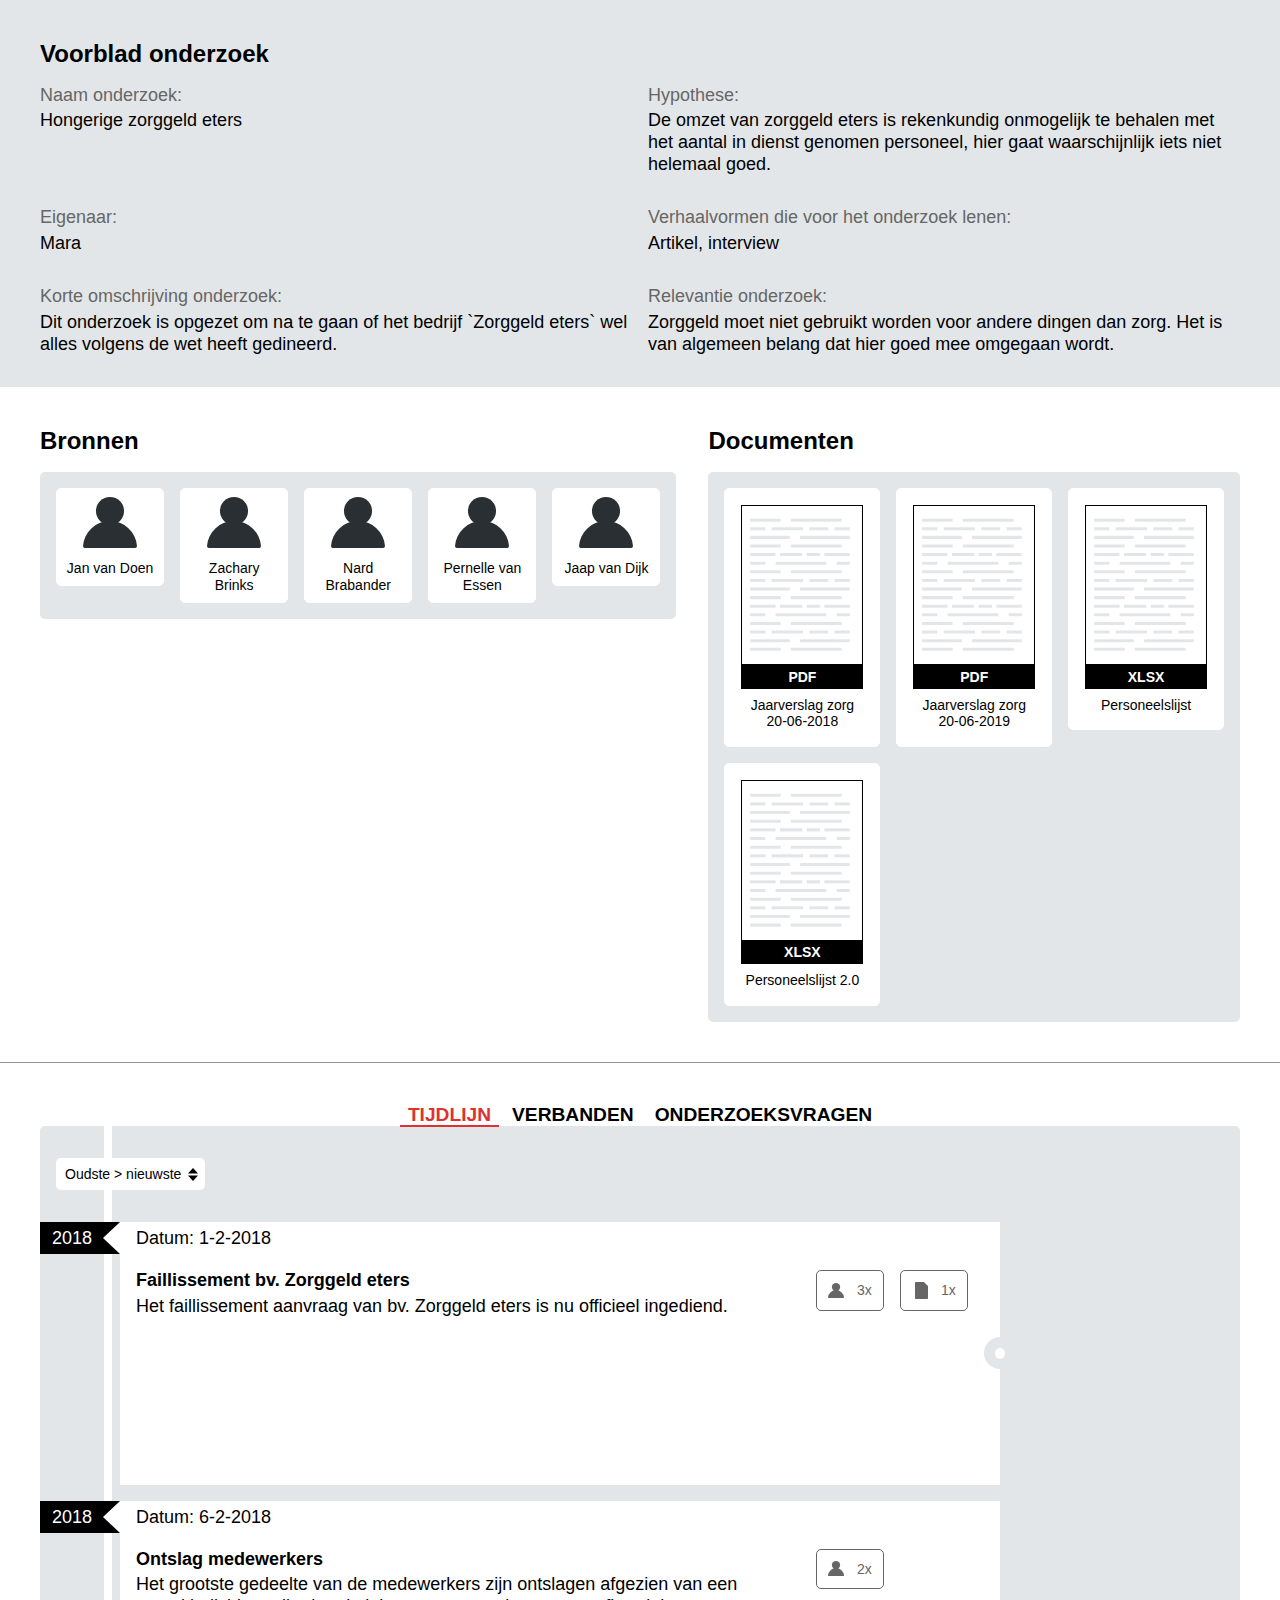
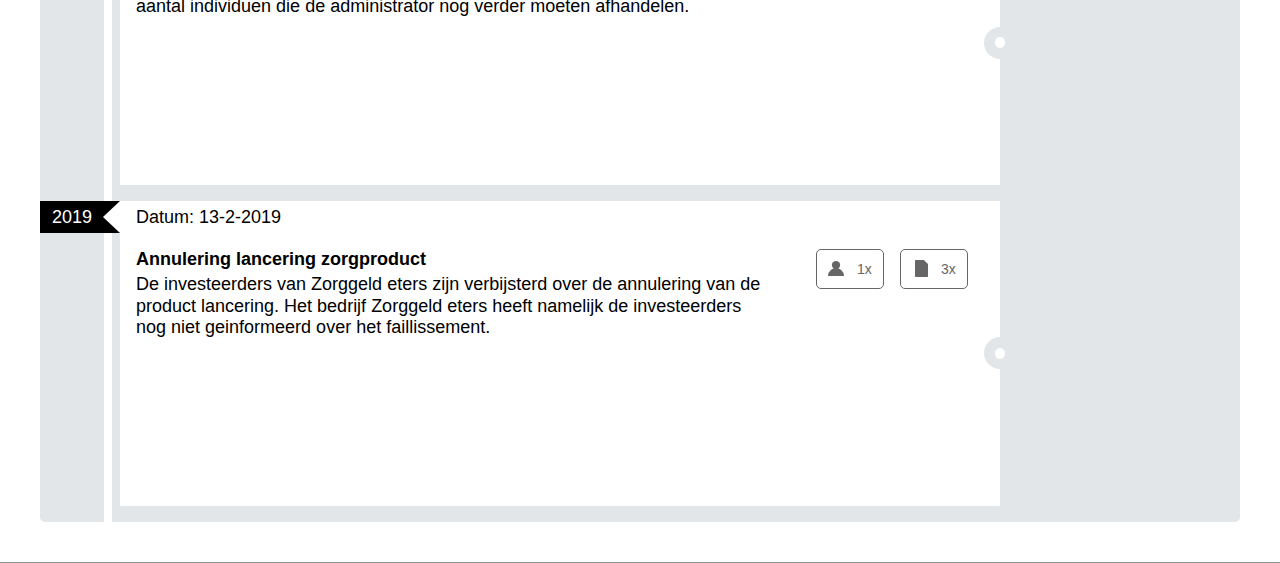
<file: prototypes/output/version-1.0.0/index.html>
<!DOCTYPE html>
<html>
  <head>

    <meta charset="UTF-8">
    <meta name="viewport" content="width=device-width, initial-scale=1">
    <link rel="stylesheet" type="text/css" href="css/main.css">
    <link rel="stylesheet" type="text/css" href="css/tab-panel.css">
    <link rel="stylesheet" type="text/css" href="css/connections.css">
    <link rel="stylesheet" type="text/css" href="css/source-list.css">
    <link rel="stylesheet" type="text/css" href="css/document-list.css">
    <link rel="stylesheet" type="text/css" href="css/connected-content-button.css">
    <link rel="stylesheet" type="text/css" href="css/time-line.css">
    <link rel="stylesheet" type="text/css" href="css/dialog.css">
    <link rel="stylesheet" type="text/css" href="css/research-questions.css">
  </head>
  <body>
  <article id="image-dialog" class="hidden">
    <button id="close-image-dialog" class="close-dialog" type="button"><span class="screen-reader">Sluit afbeelding overlay</span><span aria-hidden="true">X</span></button>
    <figure>
      <img src="assets/documents/jaarverslag-2019/jaarverslag-2019.png" alt="">
      <figcaption>screenshot.png</figcaption>
    </figure>
  </article>
  <div id="dialog-wrapper" class="dialog-container hidden">
      <dialog open>
        <button id="close-dialog" class="close-dialog" type="button"><span class="screen-reader">Sluit overlay</span><span aria-hidden="true">X</span></button>
        <div class="dialog-layout hidden" id="source-dialog">
          <header class="dialog-header">
            <h1><span>Bron: </span><span></span></h1>
          </header>
          <div class="main-content">
            <section class="properties">
              <div class="padding-box">
                <!-- <h2>Eigenschappen:</h2> -->
                <div class="properties-container">
                  <!-- <p class="p-label">Naam:</p>
                  <p>Jan</p>

                  <p class="p-label">Email:</p>
                  <p>jan@gmail.com</p>

                  <p class="p-label">Telefoonnummer:</p>
                  <p>06 20172810</p> -->
                </div>
              </div>
              <footer class="padding-box">
                <h3>FTM netwerkdatabase</h3>
                <a target="_blank" href="https://www.ftm.nl/tag/zorg">www.ftm.nl/tag/jan-van-doen</a>
              </footer>
            </section>
         
            <section class="references">
              <div class="padding-box">
                <div class="events">
                  <p>Is betrokken geweest in deze gebeurtenissen:</p>
                  <ul>
                    <!-- <li><button class="reference-button" type="button">Faillissement bv. Zorggeld eters</button></li> -->
                    <!-- <li><button class="reference-button" type="button">Ontslag medewerkers</button></li> -->
                  </ul>
                </div>
                <div class="connections">
                  <p>Komt voor in deze verbanden web:</p>
                  <ul>
                    <!-- <li><button class="reference-button" type="button">Ontstaan nieuwe stichting</button></li> -->
                  </ul>
                </div>
                <div class="research-questions">
                  <p>Heeft bijgedragen aan het beantwoorden van deze onderzoeksvragen:</p>
                  <ul>
                    <!-- <li><button class="reference-button" type="button">Waarom is de omzet van zorggeld eters vele malen hoger dan de gemiddelde zorgleveraar?</button></li> -->
                  </ul>
                </div>
              </div>
            </section>
          </div>
        </div>
        <div class="dialog-layout hidden" id="document-dialog">
          <header class="dialog-header">
            <h1><span>Document: </span><span></span></h1>
          </header>
          <div class="main-content">
            <section class="properties">
              <div class="padding-box">
                <!-- <h2>Eigenschappen:</h2> -->
                <div class="properties-container">
                  <!-- <p class="p-label">Naam:</p>
                  <p>Jan</p>

                  <p class="p-label">Email:</p>
                  <p>jan@gmail.com</p>

                  <p class="p-label">Telefoonnummer:</p>
                  <p>06 20172810</p> -->
                </div>
              </div>
            </section>
         
            <section class="references">
              <div class="padding-box">
                <div class="screenshots">
                    <p>Screenshots:</p>
                    <ul>

                    </ul>
                </div>
                <div class="events">
                  <p>Heeft betrekking op deze gebeurtenissen:</p>
                  <ul>
                    <!-- <li><button class="reference-button" type="button">Faillissement bv. Zorggeld eters</button></li>
                    <li><button class="reference-button" type="button">Ontslag medewerkers</button></li> -->
                  </ul>
                </div>
                <div class="connections">
                  <p>Komt voor in deze verbanden web:</p>
                  <ul>
                    <!-- <li><button class="reference-button" type="button">Ontstaan nieuwe stichting</button></li> -->
                  </ul>
                </div>
                <div class="research-questions">
                  <p>Heeft bijgedragen aan het beantwoorden van deze onderzoeksvragen:</p>
                  <ul>
                    <!-- <li><button class="reference-button" type="button">Waarom is de omzet van zorggeld eters vele malen hoger dan de gemiddelde zorgleveraar?</button></li> -->
                  </ul>
                </div>
              </div>
            </section>
          </div>
        </div>
      </dialog>

    </div>

    <header>
      <!-- <h1>Project blauwdruk</h1> -->
      <h2>Voorblad onderzoek</h2>
      <div class="flex info-blocks">
        <section>
          <p class="p-label">Naam onderzoek:</p>
          <p>Hongerige zorggeld eters</p>
        </section>
        <section>
          <p class="p-label">Hypothese:</p>
          <p>De omzet van zorggeld eters is rekenkundig onmogelijk te behalen met het aantal in dienst genomen personeel, hier gaat waarschijnlijk iets niet helemaal goed.</p>
        </section>
        <section>
          <p class="p-label">Eigenaar:</p>
          <p>Mara</p>
        </section>
        <section>
          <p class="p-label">Verhaalvormen die voor het onderzoek lenen:</p>
          <p>Artikel, interview</p>
        </section>
        <section>
          <p class="p-label">Korte omschrijving onderzoek:</p>
          <p>Dit onderzoek is opgezet om na te gaan of het bedrijf `Zorggeld eters` wel alles volgens de wet heeft gedineerd.</p>
        </section>
        <section>
          <p class="p-label">Relevantie onderzoek:</p>
          <p>Zorggeld moet niet gebruikt worden voor andere dingen dan zorg. Het is van algemeen belang dat hier goed mee omgegaan wordt.</p>
        </section>
      </div>
    </header>
    
    <main>
      <section class="grid grid-2-column-auto">
        <artikel>
          <h2>Bronnen</h2>
          <ul id="sources-container" class="source-list dia-section">
            <!-- <li>
              <a class="open-dialog" href="#">
                <figure>
                  <img src="assets/bron.svg" alt="Jan van Doen">
                  <figcaption>Albert van Dijk</figcaption>
                </figure>
              </a>
            </li>
            <li>
              <a class="open-dialog" href="#">
                <figure>
                  <img src="assets/bron.svg" alt="Anoniem - 35365">
                  <figcaption>Anoniem - 35365</figcaption>
                </figure>
              </a>
            </li>
            <li>
                <a class="open-dialog" href="#">
                  <figure>
                    <img src="assets/bron.svg" alt="Jaap van Dijk">
                    <figcaption>Jaap van Dijk</figcaption>
                  </figure>
                </a>
              </li>
            <li>
              <a class="open-dialog" href="#">
                <figure>
                  <img src="assets/bron.svg" alt="Jan van Doen">
                  <figcaption>Jan van Doen</figcaption>
                </figure>
              </a>
            </li> -->
          </ul>
        </artikel>
        <artikel>
          <h2>Documenten</h2>
          <ul id="document-container" class="document-list dia-section">

              <!-- <li>
                <a class="open-dialog" href="#">
                  <figure>
                    <img src="assets/document.svg" alt="Jaar verslag zorg 20-06-2018">
                    <p class="format">PDF</p>
                    <figcaption>Jaarverslag zorg 20-06-2018</figcaption>
                  </figure>
                </a>
              </li>
              <li>
                <a class="open-dialog" href="#">
                  <figure>
                    <img src="assets/document.svg" alt="Jaar verslag zorg 20-06-2019">
                    <p class="format">PDF</p>
                    <figcaption>Jaarverslag zorg 20-06-2019</figcaption>
                  </figure>
                </a>
              </li> -->
          </ul>
        </artikel>
      </section>
      <hr>
      <section>
        
        <form id="tab-panel-main-content" class="tab-panel" autocomplete="off">
          <div class="flex">
            <input class="screen-reader" id="tab-timeline" value="0" type="radio" checked name="tabs-main-content">
            <label for="tab-timeline">Tijdlijn</label>
            <input class="screen-reader" id="tab-connections" value="1" type="radio" name="tabs-main-content">
            <label for="tab-connections">Verbanden</label>
            <input class="screen-reader" id="tab-research-questions" value="2" type="radio" name="tabs-main-content">
            <label for="tab-research-questions">Onderzoeksvragen</label>
          </div>
        </form>
        <div class="tab-panel-container dia-section dia-section-no-padding" tab-panel="tab-panel-main-content">
          <artikel id="time-line" class="tab">
            <header>
              <h2 class="screen-reader">Tijdlijn</h2>
              <div class="select-wrapper"> 
                  <label class="screen-reader" for="order-timeline">Orden tijdlijn</label>
                  <select id="order-timeline">
                    <option selected="selected" value="0">Oudste > nieuwste</option>
                    <option value="1">Nieuwste > oudste</option>
                  </select>
              </div>

            </header>
            <ul id="event-list" class="time-line-item-list">
              <!-- <li class="time-line-item">
                <p class="time-line-item__date-year">2018</p>
                <article class="time-line-item__article">
                  <img class="time-line-item__arrow" alt="" aria-hidden="true" src="assets/tijd-line-pijl.svg">
                  <p class="time-line-item__full-date">Datum: 01-01-2018</p>
                  <div class="padding-box">
                    <div>
                      <h3>Faillissement bv. Zorggeld eters</h3>
                      <p>Lorem ipsum dolor sit amet, consectetuer adipiscing elit, sed diam nonummy nibh euismod tincidunt ut laoreet dolore magna aliquam erat volutpat. Ut wisi enim ad minim veniam, quis nostrud exerci tation ullamcorper suscipit lobortis nisl ut aliquip ex ea commodo consequat. Duis autem vel eum iriure dolor in dolor in aliquam</p>
                    </div>
                    <section class="connected-content">
                      <div class="connected-content-button-wrapper close">
                        <button class="connected-content-button source" type="button"><span class="screen-reader">Bronnen</span><span>2x</span></button>
                        <ul>
                          <li>
                            <button class="open-dialog" type="button">Jan van Doen</button>
                          </li>
                          <li>
                            <button class="open-dialog" type="button">John Rozen</button>
                          </li>
                        </ul>
                      </div>
                      <button class="open-dialog connected-content-button doc" type="button"><span class="screen-reader">Documenten</span><span>3x</span></button>
                    </section>
                  </div>
                  <div class="connector">
                      <div class="inner">
                      </div>
                  </div>
                </article>
              </li> -->
            </ul>
          </artikel>
          <artikel class="tab hidden">
            <header>
              <h2 class="screen-reader">Verbanden</h2>
              <!-- <h3>Ontstaan nieuwe stichting</h3> -->
              <!-- <p></p> -->
            </header>
            <section>
              <div id="connections-graph-container"></div>
              
              
              <div class="padding-box">
                <div class="connection-details hidden padding-box">
                  <h3 class="connection-details__header"></h3>
                  <p class="connection-details__description">
                  </p>
                  <div class="connection-details__to-info-container hidden">
                    <button type="button" class="connection-details__to-info ftm-button ftm-button-invert"></button>
                  </div>
                </div>
              </div>
              <hr>
            </section>
          </artikel>
          <artikel class="tab hidden">
            <h2 class="screen-reader">Onderzoeksvragen</h2>
            <!-- <img style="margin: auto; display: block; width: 100%" width="500" src="assets/preview-research-questions.png"> -->
            <ul id="research-question-list" class="padding-box">
              <li class="research-question-item">
                <article class="research-question-main-article">
                  <div class="research-question-question-answer-wrapper">
                    <article>
                      <h3>
                        Vraag
                      </h3>
                      <p>Waarom is de omzet van zorggeld eters vele malen hoger dan de gemiddelde zorgleveraar?</p>
                    </article>
                    <article>
                        <h3>
                          Antwoorden
                        </h3>
                        <ul>
                          <li>
                            <p>Hieruit is te concluderen dat de wet artikel 461 overtreden is door het management van Zorggeld eters.
                            </p>
                            <ul>
                              <li>
                                <button type="button">conclusie</button>
                              </li>
                            </ul>
                          </li>
                        </ul>
                      </article>
                    </div>
                    
                    <footer class="research-question-question-footer">
                        <article>
                          <h3>
                            Aanleiding
                          </h3>
                          <p>
                              De omzet van zorggeld eters is rekenkundig onmogelijk te behalen met het aantal in dienst genomen personeel.
                          </p>
                        </article>
                        <section>
                          <h3>
                            Doel
                          </h3>
                          <p>Achterhalen of zorggeld eters niet fraude pleegt.
                            </p>
                        </article>
                    </footer>
                    <button class="research-question-question-show-more" type="button"><span class="options"><span class="show-more">Toon meer</span><span class="show-less">Toon minder</span></span><div class="button-icon"></div></button>
                </article>
              </li>
            </ul>
          </artikel>
        </div>
      </section>
      <hr>
    </main>
    <script src="js/d3/d3.js"></script>
    <script src="js/dragable-image-dialog.js"></script>
    <script src="js/utility.js"></script>
    <script src="js/timeline.js"></script>
    <script src="js/data-manager.js"></script>
    <script src="js/data-element-bind.js"></script>
    <script src="js/data-connections.js"></script>
    <script src="js/tab-panel.js"></script>
    <script src="js/dialog.js"></script>
    <script src="js/template-engine.js"></script>
    <script src="js/connections.js"></script>
    <script src="js/data.js"></script>
    <script src="js/connected-content-button.js"></script>
    <script src="js/research-questions.js"></script>
    
  </body>
<html>
</file>
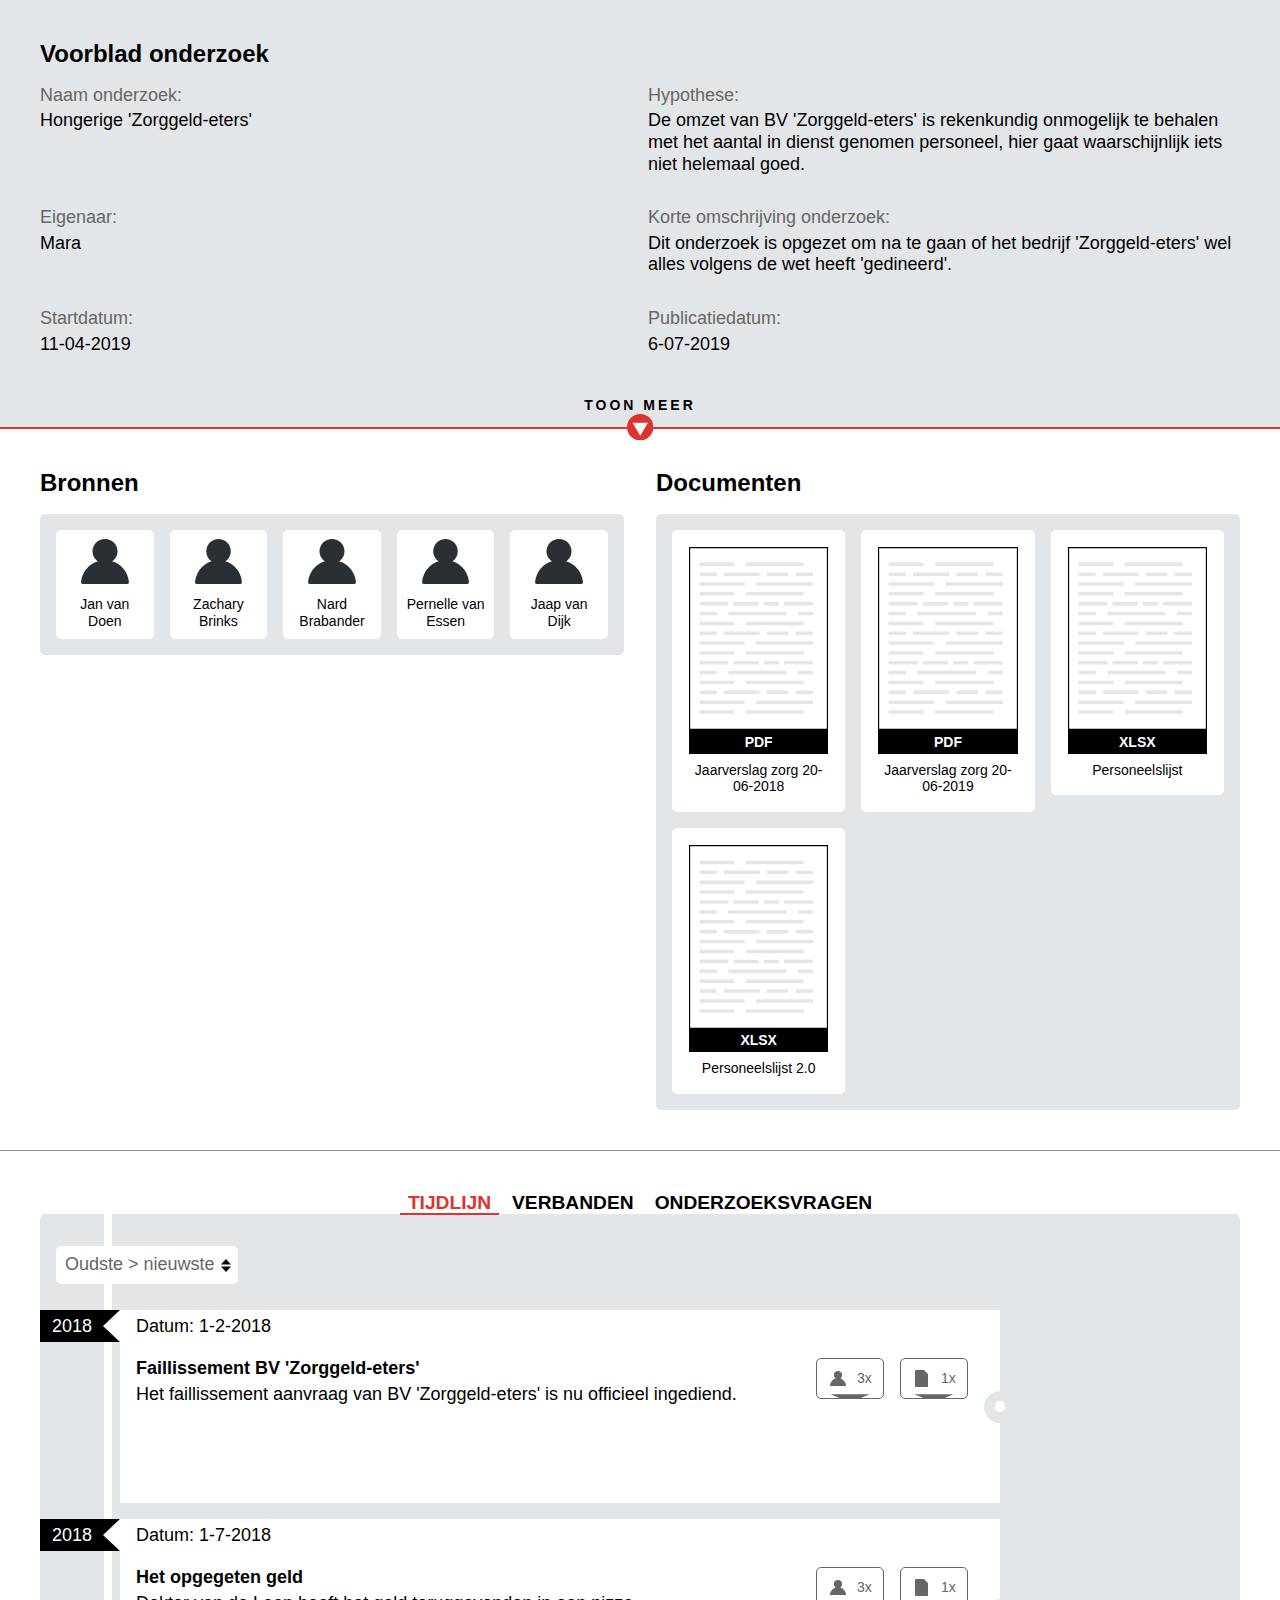
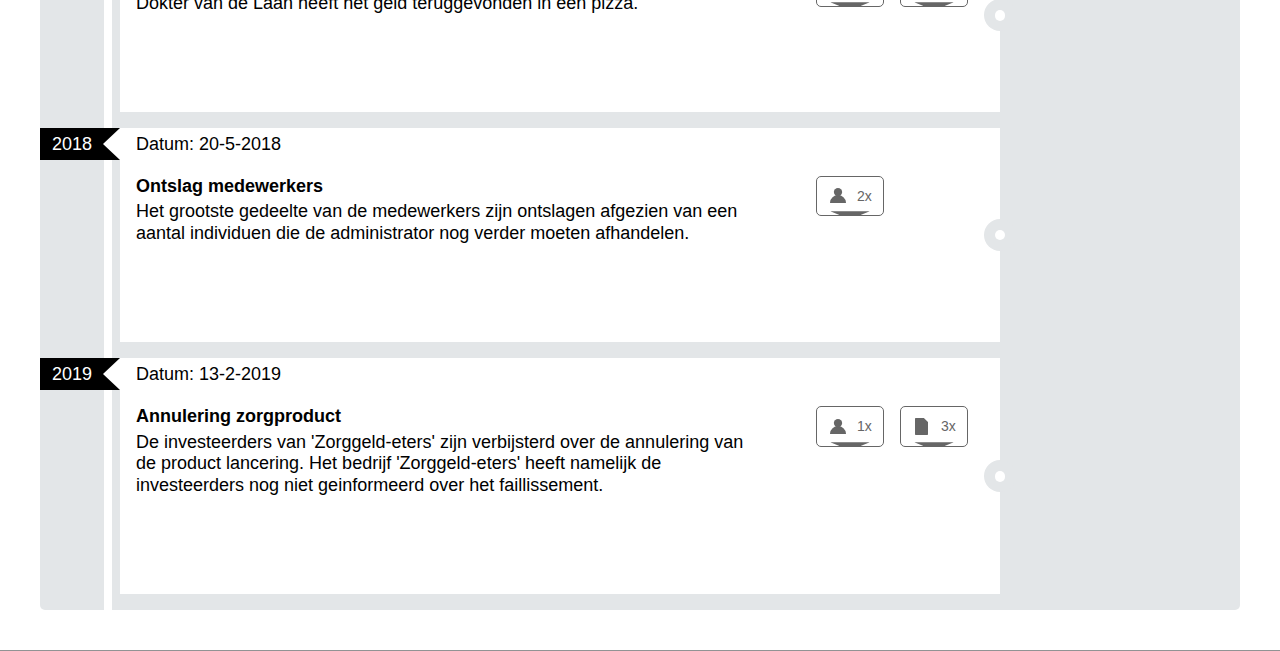
<file: prototypes/output/version-2.0.0/index.html>
<!DOCTYPE html>
<html>
  <head>

    <meta charset="UTF-8">
    <meta name="viewport" content="width=device-width, initial-scale=1">
    <link rel="stylesheet" type="text/css" href="css/main.css">
    <link rel="stylesheet" type="text/css" href="css/tab-panel.css">
    <link rel="stylesheet" type="text/css" href="css/connections.css">
    <link rel="stylesheet" type="text/css" href="css/source-list.css">
    <link rel="stylesheet" type="text/css" href="css/document-list.css">
    <link rel="stylesheet" type="text/css" href="css/connected-content-button.css">
    <link rel="stylesheet" type="text/css" href="css/time-line.css">
    <link rel="stylesheet" type="text/css" href="css/dialog.css">
    <link rel="stylesheet" type="text/css" href="css/research-questions.css">
    <link rel="stylesheet" type="text/css" href="css/scroll-box.css">
    <link rel="stylesheet" type="text/css" href="css/show-more.css">
  </head>
  <body>
  <article id="image-dialog" class="hidden">
    <button id="close-image-dialog" class="close-dialog" type="button"><span class="screen-reader">Sluit afbeelding overlay</span><span aria-hidden="true">X</span></button>
    <figure>
      <img src="assets/documents/jaarverslag-2019/jaarverslag-2019.png" alt="">
      <figcaption>screenshot.png</figcaption>
    </figure>
  </article>
  <div id="dialog-wrapper" class="dialog-container hidden">
      <dialog open>
        <button id="close-dialog" class="close-dialog" type="button"><span class="screen-reader">Sluit overlay</span><span aria-hidden="true">X</span></button>
        <div class="dialog-layout hidden" id="source-dialog">
          <header class="dialog-header">
            <h2><span>Bron: </span><span></span></h2>
          </header>
          <div class="main-content">
            <section class="properties">
              <div class="padding-box">
                <!-- <h2>Eigenschappen:</h2> -->
                <div class="properties-container">
                  <!-- <p class="p-label">Naam:</p>
                  <p>Jan</p>

                  <p class="p-label">Email:</p>
                  <p>jan@gmail.com</p>

                  <p class="p-label">Telefoonnummer:</p>
                  <p>06 20172810</p> -->
                </div>
              </div>
              <footer class="padding-box">
                <h3>FTM netwerkdatabase</h3>
                <a target="_blank" href="https://www.ftm.nl/tag/zorg">www.ftm.nl/tag/jan-van-doen</a>
              </footer>
            </section>
         
            <section class="references">
              <div class="padding-box">
                <div class="events">
                  <p>Is betrokken geweest in deze gebeurtenissen:</p>
                  <ul>
                    <!-- <li><button class="reference-button" type="button">Faillissement bv. Zorggeld eters</button></li> -->
                    <!-- <li><button class="reference-button" type="button">Ontslag medewerkers</button></li> -->
                  </ul>
                </div>
                <div class="connections">
                  <p>Komt voor in deze verbanden web:</p>
                  <ul>
                    <!-- <li><button class="reference-button" type="button">Ontstaan nieuwe stichting</button></li> -->
                  </ul>
                </div>
                <div class="research-questions">
                  <p>Heeft bijgedragen aan het beantwoorden van deze onderzoeksvragen:</p>
                  <ul>
                    <!-- <li><button class="reference-button" type="button">Waarom is de omzet van zorggeld eters vele malen hoger dan de gemiddelde zorgleveraar?</button></li> -->
                  </ul>
                </div>
              </div>
            </section>
          </div>
        </div>
        <div class="dialog-layout hidden" id="document-dialog">
          <header class="dialog-header">
            <h2><span>Document: </span><span></span></h2>
          </header>
          <div class="main-content">
            <section class="properties">
              <div class="padding-box">
                <!-- <h2>Eigenschappen:</h2> -->
                <div class="properties-container">
                  <!-- <p class="p-label">Naam:</p>
                  <p>Jan</p>

                  <p class="p-label">Email:</p>
                  <p>jan@gmail.com</p>

                  <p class="p-label">Telefoonnummer:</p>
                  <p>06 20172810</p> -->
                </div>
              </div>
            </section>
         
            <section class="references">
              <div class="padding-box">
                <div class="screenshots">
                    <p>Screenshots:</p>
                    <ul>

                    </ul>
                </div>
                <div class="events">
                  <p>Heeft betrekking op deze gebeurtenissen:</p>
                  <ul>
                    <!-- <li><button class="reference-button" type="button">Faillissement bv. Zorggeld eters</button></li>
                    <li><button class="reference-button" type="button">Ontslag medewerkers</button></li> -->
                  </ul>
                </div>
                <div class="connections">
                  <p>Komt voor in deze verbanden web:</p>
                  <ul>
                    <!-- <li><button class="reference-button" type="button">Ontstaan nieuwe stichting</button></li> -->
                  </ul>
                </div>
                <div class="research-questions">
                  <p>Heeft bijgedragen aan het beantwoorden van deze onderzoeksvragen:</p>
                  <ul>
                    <!-- <li><button class="reference-button" type="button">Waarom is de omzet van zorggeld eters vele malen hoger dan de gemiddelde zorgleveraar?</button></li> -->
                  </ul>
                </div>
              </div>
            </section>
          </div>
        </div>
      </dialog>

    </div>

    <header class="show-more-container">
      <!-- <h1>Project blauwdruk</h1> -->
      <h2>Voorblad onderzoek</h2>
      <div class="flex info-blocks">
        <section>
          <p class="p-label">Naam onderzoek:</p>
          <p>Hongerige 'Zorggeld-eters'</p>
        </section>
        <section>
          <p class="p-label">Hypothese:</p>
          <p>De omzet van BV 'Zorggeld-eters' is rekenkundig onmogelijk te behalen met het aantal in dienst genomen personeel, hier gaat waarschijnlijk iets niet helemaal goed.</p>
        </section>
        <section>
          <p class="p-label">Eigenaar:</p>
          <p>Mara</p>
        </section>
        <section>
          <p class="p-label">Korte omschrijving onderzoek:</p>
          <p>Dit onderzoek is opgezet om na te gaan of het bedrijf 'Zorggeld-eters' wel alles volgens de wet heeft 'gedineerd'.</p>
        </section>

 
        <section>
          <p class="p-label">Startdatum:</p>
          <p>11-04-2019</p>
        </section>   
        <section>
          <p class="p-label">Publicatiedatum:</p>
          <p>6-07-2019</p>
        </section>
        <section class="show-more-content">
          <p class="p-label">Verhaalvormen die voor het onderzoek lenen:</p>
          <p>Artikel, interview</p>
        </section>
        <section class="show-more-content">
          <p class="p-label">Deze personen hebben bijgedragen aan het onderzoek:</p>
          <p>Monica Jansen, Pieter Jansen</p>
        </section>  
        <section class="show-more-content">
          <p class="p-label">Relevantie onderzoek:</p>
          <p>Zorggeld moet niet gebruikt worden voor andere dingen dan zorg. Het is van algemeen belang dat hier goed mee omgegaan wordt.</p>
        </section>
      </div>
      <button class="show-more-button" type="button"><span class="options"><span class="show-more">Toon meer</span><span class="show-less">Toon minder</span></span><div class="button-icon"></div></button>
    </header>
    
    <main>
      <section class="grid grid-2-column-auto">
        <artikel>
          <h2>Bronnen</h2>
          <ul id="sources-container" class="source-list dia-section">
            <!-- <li>
              <a class="open-dialog" href="#">
                <figure>
                  <img src="assets/bron.svg" alt="Jan van Doen">
                  <figcaption>Albert van Dijk</figcaption>
                </figure>
              </a>
            </li>
            <li>
              <a class="open-dialog" href="#">
                <figure>
                  <img src="assets/bron.svg" alt="Anoniem - 35365">
                  <figcaption>Anoniem - 35365</figcaption>
                </figure>
              </a>
            </li>
            <li>
                <a class="open-dialog" href="#">
                  <figure>
                    <img src="assets/bron.svg" alt="Jaap van Dijk">
                    <figcaption>Jaap van Dijk</figcaption>
                  </figure>
                </a>
              </li>
            <li>
              <a class="open-dialog" href="#">
                <figure>
                  <img src="assets/bron.svg" alt="Jan van Doen">
                  <figcaption>Jan van Doen</figcaption>
                </figure>
              </a>
            </li> -->
          </ul>
        </artikel>
        <artikel>
          <h2>Documenten</h2>
          <ul id="document-container" class="document-list dia-section">

              <!-- <li>
                <a class="open-dialog" href="#">
                  <figure>
                    <img src="assets/document.svg" alt="Jaar verslag zorg 20-06-2018">
                    <p class="format">PDF</p>
                    <figcaption>Jaarverslag zorg 20-06-2018</figcaption>
                  </figure>
                </a>
              </li>
              <li>
                <a class="open-dialog" href="#">
                  <figure>
                    <img src="assets/document.svg" alt="Jaar verslag zorg 20-06-2019">
                    <p class="format">PDF</p>
                    <figcaption>Jaarverslag zorg 20-06-2019</figcaption>
                  </figure>
                </a>
              </li> -->
          </ul>
        </artikel>
      </section>
      <hr>
      <section>
        
        <form id="tab-panel-main-content" class="tab-panel" autocomplete="off">
          <div class="flex">
            <input class="screen-reader" id="tab-timeline" value="0" type="radio" checked name="tabs-main-content">
            <label for="tab-timeline">Tijdlijn</label>
            <input class="screen-reader" id="tab-connections" value="1" type="radio" name="tabs-main-content">
            <label for="tab-connections">Verbanden</label>
            <input class="screen-reader" id="tab-research-questions" value="2" type="radio" name="tabs-main-content">
            <label for="tab-research-questions">Onderzoeksvragen</label>
          </div>
        </form>
        <div class="tab-panel-container dia-section dia-section-no-padding" tab-panel="tab-panel-main-content">
          <div class="overflow-hidden">
          <artikel id="time-line" class="tab">
            <header>
              <h2 class="screen-reader">Tijdlijn</h2>
              <div class="select-wrapper"> 
                  <label class="screen-reader" for="order-timeline">Orden tijdlijn</label>
                  <select autocomplete="off" id="order-timeline">
                    <option selected="selected" value="0">Oudste > nieuwste</option>
                    <option value="1">Nieuwste > oudste</option>
                  </select>
              </div>

            </header>
            <ul id="event-list" class="time-line-item-list">
              <!-- <li class="time-line-item">
                <p class="time-line-item__date-year">2018</p>
                <article class="time-line-item__article">
                  <img class="time-line-item__arrow" alt="" aria-hidden="true" src="assets/tijd-line-pijl.svg">
                  <p class="time-line-item__full-date">Datum: 01-01-2018</p>
                  <div class="padding-box">
                    <div>
                      <h3>Faillissement bv. Zorggeld eters</h3>
                      <p>Lorem ipsum dolor sit amet, consectetuer adipiscing elit, sed diam nonummy nibh euismod tincidunt ut laoreet dolore magna aliquam erat volutpat. Ut wisi enim ad minim veniam, quis nostrud exerci tation ullamcorper suscipit lobortis nisl ut aliquip ex ea commodo consequat. Duis autem vel eum iriure dolor in dolor in aliquam</p>
                    </div>
                    <section class="connected-content">
                      <div class="connected-content-button-wrapper close">
                        <button class="connected-content-button source" type="button"><span class="screen-reader">Bronnen</span><span>2x</span></button>
                        <ul>
                          <li>
                            <button class="open-dialog" type="button">Jan van Doen</button>
                          </li>
                          <li>
                            <button class="open-dialog" type="button">John Rozen</button>
                          </li>
                        </ul>
                      </div>
                      <button class="open-dialog connected-content-button doc" type="button"><span class="screen-reader">Documenten</span><span>3x</span></button>
                    </section>
                  </div>
                  <div class="connector">
                      <div class="inner">
                      </div>
                  </div>
                </article>
              </li> -->
            </ul>
          </artikel>
          </div>
          <artikel class="tab invisible">
            <header class="connections-header">
              <h2 class="screen-reader">Verbanden</h2>
              <h3 class="connections-web-heading">Aanleiding annulering zorgproduct</h3>
              <p class="connections-web-paragraph">Dit verband legt uit wat de achterliggende redenen zijn voor het annuleren van een zorgproduct.</p>
              <div class="select-wrapper connections-view-mode"> 
                <label class="screen-reader" for="graph-view-mode">Grafiek weergave</label>
                <select autocomplete="off" id="graph-view-mode">
                  <option selected="selected" value="time">Weergave: Tijd</option>
                  <option value="spin">Weergave: Spin</option>
                </select>
              </div>
            </header>
            <section>
              <div id="connections-graph-container" class="loading"></div>
              
              
              <div class="padding-box">
                <div class="connection-details hidden padding-box">
                  <div>
                    <h3 class="connection-details__header"></h3>
                    <p class="connection-details__description">
                    </p>
                    <div class="connection-details__to-info-container hidden">
                      <button type="button" class="connection-details__to-info ftm-button ftm-button-invert"></button>
                    </div>
                  </div>
                  <section class="connected-content">

                  </section>
                </div>
              </div>
              <hr>
            </section>
          </artikel>
          <artikel class="tab invisible">
            <h2 class="screen-reader">Onderzoeksvragen</h2>
           
            
            <!-- <img style="margin: auto; display: block; width: 100%" width="500" src="assets/preview-research-questions.png"> -->
            <ul id="research-question-list" class="padding-box">
              <!-- <li class="research-question-item">
                <article class="research-question-main-article">
                  <div class="research-question-question-answer-wrapper">
                    <article>
                      <h3>
                        Vraag
                      </h3>
                      <p>Waarom is de omzet van zorggeld eters vele malen hoger dan de gemiddelde zorgleveraar?</p>
                      <div class="connected-content">
                        <div class="connected-content-button-wrapper close"><button type="button" class="connected-content-button source"><span></span><span>3x</span></button><ul><li><button class="open-dialog" type="button">Jan van Doen</button></li><li><button class="open-dialog" type="button">Zachary Brinks</button></li><li><button class="open-dialog" type="button">Jaap van Dijk</button></li></ul></div><div class="connected-content-button-wrapper close"><button type="button" class="connected-content-button doc"><span></span><span>1x</span></button><ul><li><button class="open-dialog" type="button">Jaarverslag zorg 20-06-2018</button></li></ul></div>
                      </div>
                    </article>
                    <article>
                        <h3>
                          Antwoorden
                        </h3>
                        <div class="question-list-wrapper scroll-box-white">
                          <ul class="question-list">
                            <li class="question-list-item">
                              <p>Hieruit is te concluderen dat de wet artikel 461 overtreden is door het management van Zorggeld eters.
                              </p>
                              <ul>
                                <li>
                                  <button class="tag" type="button">conclusie</button>
                                </li>
                              </ul>
                            </li>
                          </ul>
                        </div>
                      </article>
                    </div>
                    
                    <footer class="research-question-question-footer">
                        <article>
                          <h3>
                            Aanleiding
                          </h3>
                          <p>
                              De omzet van zorggeld eters is rekenkundig onmogelijk te behalen met het aantal in dienst genomen personeel.
                          </p>
                        </article>
                        <article>
                          <h3>
                            Doel
                          </h3>
                          <p>Achterhalen of zorggeld eters niet fraude pleegt.
                            </p>
                        </article>
                    </footer>
                </article>
                <button class="research-question-question-show-more" type="button"><span class="options"><span class="show-more">Toon meer</span><span class="show-less">Toon minder</span></span><div class="button-icon"></div></button>
              </li> -->
            </ul>
          </artikel>
        </div>
      </section>
      <hr>
    </main>
    <script src="js/connected-content-button.js"></script>
    <script src="js/renderConnectedButtons.js"></script>
    <script src="js/d3/d3.js"></script>
    <script src="js/dragable-image-dialog.js"></script>
    <script src="js/utility.js"></script>
    <script src="js/timeline.js"></script>
    <script src="js/data-manager.js"></script>
    <script src="js/data-element-bind.js"></script>
    <script src="js/data-connections.js"></script>
    <script src="js/tab-panel.js"></script>
    <script src="js/dialog.js"></script>
    <script src="js/template-engine.js"></script>
    
    <script src="js/connections.js"></script>
    <script src="js/data.js"></script>
    <script src="js/process-data.js"></script>
    
    <script src="js/research-questions.js"></script>
    <script src="js/show-more.js"></script>
    <script src="js/sort-items.js"></script>
  </body>
<html>
</file>
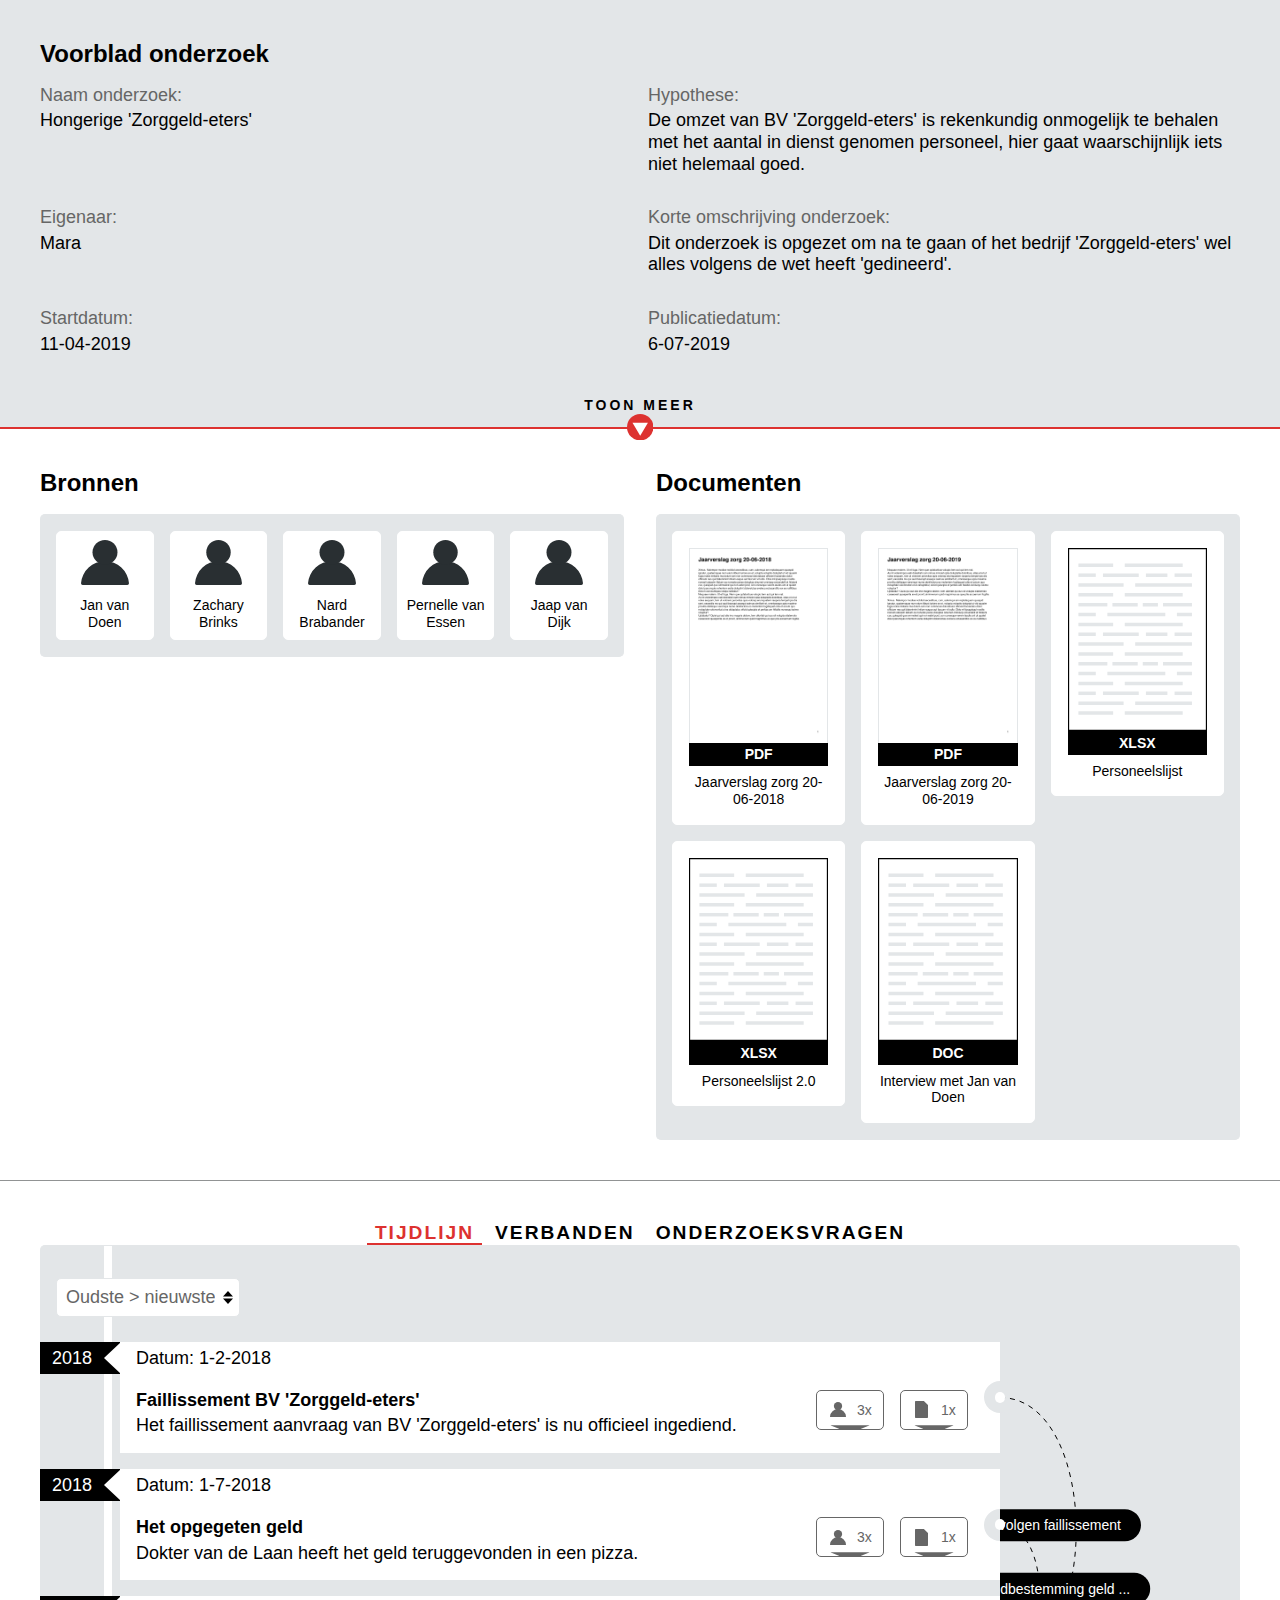
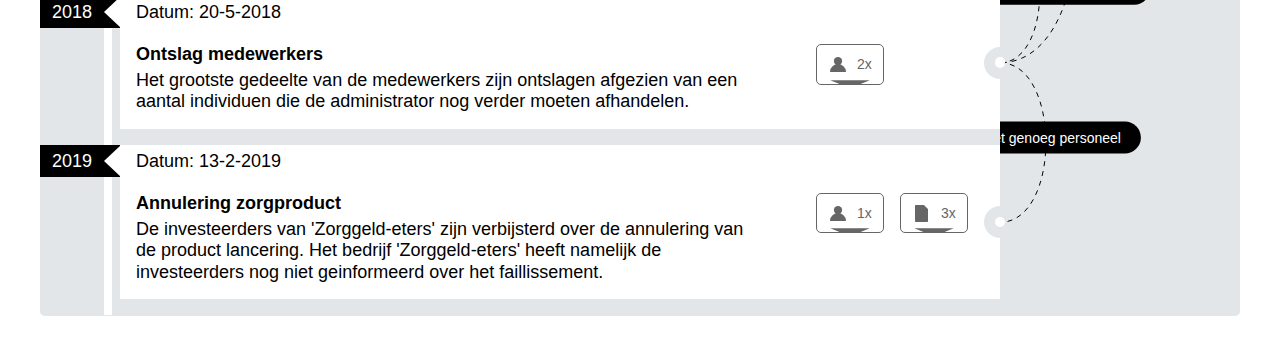
<file: prototypes/output/version-4.0.0/index.html>
<!DOCTYPE html>
<html>
  <head>

    <meta charset="UTF-8">
    <meta name="viewport" content="width=device-width, initial-scale=1">
    <link rel="stylesheet" type="text/css" href="css/main.css">
    <link rel="stylesheet" type="text/css" href="css/tab-panel.css">
    <link rel="stylesheet" type="text/css" href="css/connections.css">
    <link rel="stylesheet" type="text/css" href="css/source-list.css">
    <link rel="stylesheet" type="text/css" href="css/document-list.css">
    <link rel="stylesheet" type="text/css" href="css/connected-content-button.css">
    <link rel="stylesheet" type="text/css" href="css/time-line.css">
    <link rel="stylesheet" type="text/css" href="css/dialog.css">
    <link rel="stylesheet" type="text/css" href="css/research-questions.css">
    <link rel="stylesheet" type="text/css" href="css/scroll-box.css">
    <link rel="stylesheet" type="text/css" href="css/show-more.css">
  </head>
  <body>
  <article id="image-dialog" class="hidden">
    <button id="close-image-dialog" class="close-dialog" type="button"><span class="screen-reader">Sluit afbeelding overlay</span><span aria-hidden="true">X</span></button>
    <figure>
      <img src="assets/documents/jaarverslag-2019/jaarverslag-2019.png" alt="">
      <figcaption>screenshot.png</figcaption>
    </figure>
  </article>
  <div id="dialog-wrapper" class="dialog-container hidden">
      <dialog open>
        <button id="close-dialog" class="close-dialog" type="button"><span class="screen-reader">Sluit overlay</span><span aria-hidden="true">X</span></button>
        <div class="dialog-layout hidden" id="source-dialog">
          <header class="dialog-header">
            <h2><span>Bron: </span><span></span></h2>
          </header>
          <div class="main-content">
            <section class="properties">
              <div class="padding-box">
                <!-- <h2>Eigenschappen:</h2> -->
                <div class="properties-container">
                  <!-- <p class="p-label">Naam:</p>
                  <p>Jan</p>

                  <p class="p-label">Email:</p>
                  <p>jan@gmail.com</p>

                  <p class="p-label">Telefoonnummer:</p>
                  <p>06 20172810</p> -->
                </div>
              </div>
              <footer class="padding-box">
                <h3>FTM netwerkdatabase</h3>
                <a target="_blank" href="https://www.ftm.nl/tag/zorg">www.ftm.nl/tag/jan-van-doen</a>
              </footer>
            </section>
         
            <section class="references">
              <div class="padding-box">
                <div class="events">
                  <p>Is betrokken geweest in deze gebeurtenissen:</p>
                  <ul>
                    <!-- <li><button class="reference-button" type="button">Faillissement bv. Zorggeld eters</button></li> -->
                    <!-- <li><button class="reference-button" type="button">Ontslag medewerkers</button></li> -->
                  </ul>
                </div>
                <div class="connections">
                  <p>Komt voor in deze verbanden web:</p>
                  <ul>
                    <!-- <li><button class="reference-button" type="button">Ontstaan nieuwe stichting</button></li> -->
                  </ul>
                </div>
                <div class="research-questions">
                  <p>Heeft bijgedragen aan het beantwoorden van deze onderzoeksvragen:</p>
                  <ul>
                    <!-- <li><button class="reference-button" type="button">Waarom is de omzet van zorggeld eters vele malen hoger dan de gemiddelde zorgleveraar?</button></li> -->
                  </ul>
                </div>
              </div>
            </section>
          </div>
        </div>
        <div class="dialog-layout hidden" id="document-dialog">
          <header class="dialog-header">
            <h2><span>Document: </span><span></span></h2>
          </header>
          <div class="main-content">
            <section class="properties">
              <div class="padding-box">
                <!-- <h2>Eigenschappen:</h2> -->
                <div class="properties-container">
                  <!-- <p class="p-label">Naam:</p>
                  <p>Jan</p>

                  <p class="p-label">Email:</p>
                  <p>jan@gmail.com</p>

                  <p class="p-label">Telefoonnummer:</p>
                  <p>06 20172810</p> -->
                </div>
              </div>
            </section>
         
            <section class="references">
              <div class="padding-box">
                <div class="screenshots">
                    <p>Screenshots:</p>
                    <ul>

                    </ul>
                </div>
                <div class="events">
                  <p>Heeft betrekking op deze gebeurtenissen:</p>
                  <ul>
                    <!-- <li><button class="reference-button" type="button">Faillissement bv. Zorggeld eters</button></li>
                    <li><button class="reference-button" type="button">Ontslag medewerkers</button></li> -->
                  </ul>
                </div>
                <div class="connections">
                  <p>Komt voor in deze verbanden web:</p>
                  <ul>
                    <!-- <li><button class="reference-button" type="button">Ontstaan nieuwe stichting</button></li> -->
                  </ul>
                </div>
                <div class="research-questions">
                  <p>Heeft bijgedragen aan het beantwoorden van deze onderzoeksvragen:</p>
                  <ul>
                    <!-- <li><button class="reference-button" type="button">Waarom is de omzet van zorggeld eters vele malen hoger dan de gemiddelde zorgleveraar?</button></li> -->
                  </ul>
                </div>
              </div>
            </section>
          </div>
        </div>
      </dialog>

    </div>

    <header class="show-more-container">
      <!-- <h1>Project blauwdruk</h1> -->
      <h2>Voorblad onderzoek</h2>
      <div class="flex info-blocks">
        <section>
          <p class="p-label">Naam onderzoek:</p>
          <p>Hongerige 'Zorggeld-eters'</p>
        </section>
        <section>
          <p class="p-label">Hypothese:</p>
          <p>De omzet van BV 'Zorggeld-eters' is rekenkundig onmogelijk te behalen met het aantal in dienst genomen personeel, hier gaat waarschijnlijk iets niet helemaal goed.</p>
        </section>
        <section>
          <p class="p-label">Eigenaar:</p>
          <p>Mara</p>
        </section>
        <section>
          <p class="p-label">Korte omschrijving onderzoek:</p>
          <p>Dit onderzoek is opgezet om na te gaan of het bedrijf 'Zorggeld-eters' wel alles volgens de wet heeft 'gedineerd'.</p>
        </section>

 
        <section>
          <p class="p-label">Startdatum:</p>
          <p>11-04-2019</p>
        </section>   
        <section>
          <p class="p-label">Publicatiedatum:</p>
          <p>6-07-2019</p>
        </section>
        <section class="show-more-content">
          <p class="p-label">Verhaalvormen die voor het onderzoek lenen:</p>
          <p>Artikel, interview</p>
        </section>
        <section class="show-more-content">
          <p class="p-label">Deze personen hebben bijgedragen aan het onderzoek:</p>
          <p>Monica Jansen, Pieter Jansen</p>
        </section>  
        <section class="show-more-content">
          <p class="p-label">Relevantie onderzoek:</p>
          <p>Zorggeld moet niet gebruikt worden voor andere dingen dan zorg. Het is van algemeen belang dat hier goed mee omgegaan wordt.</p>
        </section>
      </div>
      <button class="show-more-button" type="button"><span class="options"><span class="show-more">Toon meer</span><span class="show-less">Toon minder</span></span><div class="button-icon"></div></button>
    </header>
    
    <main>
      <section class="grid grid-2-column-auto">
        <artikel>
          <h2>Bronnen</h2>
          <ul id="sources-container" class="source-list dia-section">
            <!-- <li>
              <a class="open-dialog" href="#">
                <figure>
                  <img src="assets/bron.svg" alt="Jan van Doen">
                  <figcaption>Albert van Dijk</figcaption>
                </figure>
              </a>
            </li>
            <li>
              <a class="open-dialog" href="#">
                <figure>
                  <img src="assets/bron.svg" alt="Anoniem - 35365">
                  <figcaption>Anoniem - 35365</figcaption>
                </figure>
              </a>
            </li>
            <li>
                <a class="open-dialog" href="#">
                  <figure>
                    <img src="assets/bron.svg" alt="Jaap van Dijk">
                    <figcaption>Jaap van Dijk</figcaption>
                  </figure>
                </a>
              </li>
            <li>
              <a class="open-dialog" href="#">
                <figure>
                  <img src="assets/bron.svg" alt="Jan van Doen">
                  <figcaption>Jan van Doen</figcaption>
                </figure>
              </a>
            </li> -->
          </ul>
        </artikel>
        <artikel>
          <h2>Documenten</h2>
          <ul id="document-container" class="document-list dia-section">

              <!-- <li>
                <a class="open-dialog" href="#">
                  <figure>
                    <img src="assets/document.svg" alt="Jaar verslag zorg 20-06-2018">
                    <p class="format">PDF</p>
                    <figcaption>Jaarverslag zorg 20-06-2018</figcaption>
                  </figure>
                </a>
              </li>
              <li>
                <a class="open-dialog" href="#">
                  <figure>
                    <img src="assets/document.svg" alt="Jaar verslag zorg 20-06-2019">
                    <p class="format">PDF</p>
                    <figcaption>Jaarverslag zorg 20-06-2019</figcaption>
                  </figure>
                </a>
              </li> -->
          </ul>
        </artikel>
      </section>
      <hr>
      <section>
        
        <form id="tab-panel-main-content" class="tab-panel" autocomplete="off">
          <div class="flex">
            <input class="screen-reader" id="tab-timeline" value="0" type="radio" checked name="tabs-main-content">
            <label for="tab-timeline">Tijdlijn</label>
            <input class="screen-reader" id="tab-connections" value="1" type="radio" name="tabs-main-content">
            <label for="tab-connections">Verbanden</label>
            <input class="screen-reader" id="tab-research-questions" value="2" type="radio" name="tabs-main-content">
            <label for="tab-research-questions">Onderzoeksvragen</label>
          </div>
        </form>
        <div class="tab-panel-container dia-section dia-section-no-padding" tab-panel="tab-panel-main-content">
          <div class="overflow-hidden">
          <artikel id="time-line" class="tab">
            <header>
              <h2 class="screen-reader">Tijdlijn</h2>
              <div class="select-wrapper"> 
                  <label class="screen-reader" for="order-timeline">Orden tijdlijn</label>
                  <select autocomplete="off" id="order-timeline">
                    <option selected="selected" value="0">Oudste > nieuwste</option>
                    <option value="1">Nieuwste > oudste</option>
                  </select>
              </div>

            </header>
            <ul id="event-list" class="time-line-item-list">
              <div id="event-list-connections-container">
              <svg id="event-list-connections">

              </svg>
              </div>
              <!-- <li class="time-line-item">
                <p class="time-line-item__date-year">2018</p>
                <article class="time-line-item__article">
                  <img class="time-line-item__arrow" alt="" aria-hidden="true" src="assets/tijd-line-pijl.svg">
                  <p class="time-line-item__full-date">Datum: 01-01-2018</p>
                  <div class="padding-box">
                    <div>
                      <h3>Faillissement bv. Zorggeld eters</h3>
                      <p>Lorem ipsum dolor sit amet, consectetuer adipiscing elit, sed diam nonummy nibh euismod tincidunt ut laoreet dolore magna aliquam erat volutpat. Ut wisi enim ad minim veniam, quis nostrud exerci tation ullamcorper suscipit lobortis nisl ut aliquip ex ea commodo consequat. Duis autem vel eum iriure dolor in dolor in aliquam</p>
                    </div>
                    <section class="connected-content">
                      <div class="connected-content-button-wrapper close">
                        <button class="connected-content-button source" type="button"><span class="screen-reader">Bronnen</span><span>2x</span></button>
                        <ul>
                          <li>
                            <button class="open-dialog" type="button">Jan van Doen</button>
                          </li>
                          <li>
                            <button class="open-dialog" type="button">John Rozen</button>
                          </li>
                        </ul>
                      </div>
                      <button class="open-dialog connected-content-button doc" type="button"><span class="screen-reader">Documenten</span><span>3x</span></button>
                    </section>
                  </div>
                  <div class="connector">
                      <div class="inner">
                      </div>
                  </div>
                </article>
              </li> -->
            </ul>
          </artikel>
          </div>
          <artikel class="tab invisible">
            <header class="connections-header">
              <h2 class="screen-reader">Verbanden</h2>
              <h3 class="connections-web-heading">Aanleiding annulering zorgproduct</h3>
              <p class="connections-web-paragraph">Dit verband legt uit wat de achterliggende redenen zijn voor het annuleren van een zorgproduct.</p>
              <div class="select-wrapper connections-view-mode"> 
                <label class="screen-reader" for="graph-view-mode">Grafiek weergave</label>
                <select autocomplete="off" id="graph-view-mode">
                  <option selected="selected" value="time">Weergave: Tijd</option>
                  <option value="spin">Weergave: Spin</option>
                </select>
              </div>
            </header>
            <section>
              <div id="connections-graph-container" class="loading"></div>
              
              
              <div class="padding-box">
                <div class="connection-details hidden padding-box">
                  <div>
                    <h3 class="connection-details__header"></h3>
                    <p class="connection-details__description">
                    </p>
                    <div class="connection-details__to-info-container hidden">
                      <button type="button" class="connection-details__to-info ftm-button ftm-button-invert"></button>
                    </div>
                  </div>
                  <section class="connected-content">

                  </section>
                </div>
              </div>
              <hr>
            </section>
          </artikel>
          <artikel class="tab invisible">
            <h2 class="screen-reader">Onderzoeksvragen</h2>
           
            
            <!-- <img style="margin: auto; display: block; width: 100%" width="500" src="assets/preview-research-questions.png"> -->
            <ul id="research-question-list" class="padding-box">
              <!-- <li class="research-question-item">
                <article class="research-question-main-article">
                  <div class="research-question-question-answer-wrapper">
                    <article>
                      <h3>
                        Vraag
                      </h3>
                      <p>Waarom is de omzet van zorggeld eters vele malen hoger dan de gemiddelde zorgleveraar?</p>
                      <div class="connected-content">
                        <div class="connected-content-button-wrapper close"><button type="button" class="connected-content-button source"><span></span><span>3x</span></button><ul><li><button class="open-dialog" type="button">Jan van Doen</button></li><li><button class="open-dialog" type="button">Zachary Brinks</button></li><li><button class="open-dialog" type="button">Jaap van Dijk</button></li></ul></div><div class="connected-content-button-wrapper close"><button type="button" class="connected-content-button doc"><span></span><span>1x</span></button><ul><li><button class="open-dialog" type="button">Jaarverslag zorg 20-06-2018</button></li></ul></div>
                      </div>
                    </article>
                    <article>
                        <h3>
                          Antwoorden
                        </h3>
                        <div class="question-list-wrapper scroll-box-white">
                          <ul class="question-list">
                            <li class="question-list-item">
                              <p>Hieruit is te concluderen dat de wet artikel 461 overtreden is door het management van Zorggeld eters.
                              </p>
                              <ul>
                                <li>
                                  <button class="tag" type="button">conclusie</button>
                                </li>
                              </ul>
                            </li>
                          </ul>
                        </div>
                      </article>
                    </div>
                    
                    <footer class="research-question-question-footer">
                        <article>
                          <h3>
                            Aanleiding
                          </h3>
                          <p>
                              De omzet van zorggeld eters is rekenkundig onmogelijk te behalen met het aantal in dienst genomen personeel.
                          </p>
                        </article>
                        <article>
                          <h3>
                            Doel
                          </h3>
                          <p>Achterhalen of zorggeld eters niet fraude pleegt.
                            </p>
                        </article>
                    </footer>
                </article>
                <button class="research-question-question-show-more" type="button"><span class="options"><span class="show-more">Toon meer</span><span class="show-less">Toon minder</span></span><div class="button-icon"></div></button>
              </li> -->
            </ul>
          </artikel>
        </div>
      </section>
    </main>
    <script src="js/connected-content-button.js"></script>
    <script src="js/renderConnectedButtons.js"></script>
    <script src="js/d3/d3.js"></script>
    <script src="js/dragable-image-dialog.js"></script>
    <script src="js/utility.js"></script>
    <script src="js/timeline.js"></script>
    <script src="js/data-manager.js"></script>
    <script src="js/data-element-bind.js"></script>
    <script src="js/data-connections.js"></script>
    <script src="js/tab-panel.js"></script>
    <script src="js/dialog.js"></script>
    <script src="js/template-engine.js"></script>
    
    <script src="js/connections.js"></script>
    <script src="js/data.js"></script>
    <script src="js/process-data.js"></script>
    
    <script src="js/research-questions.js"></script>
    <script src="js/show-more.js"></script>
    <script src="js/sort-items.js"></script>
  </body>
<html>
</file>
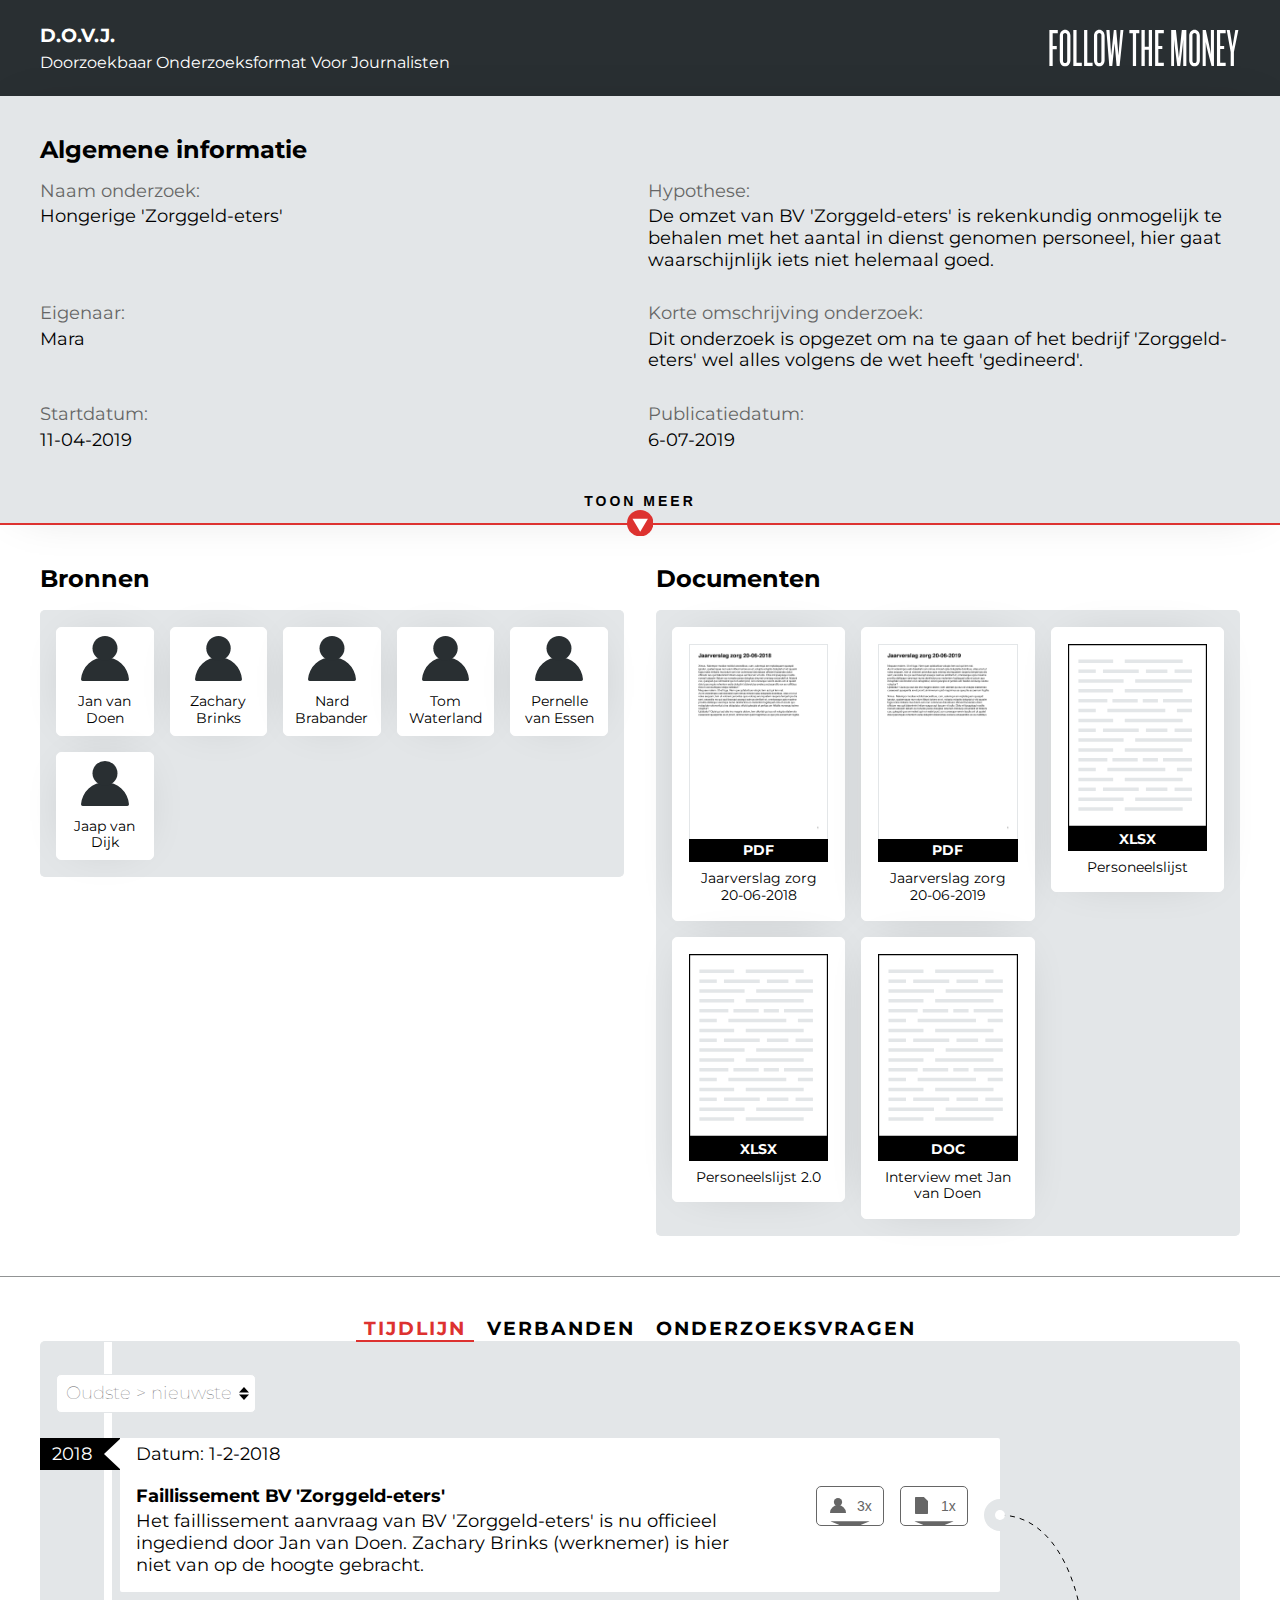
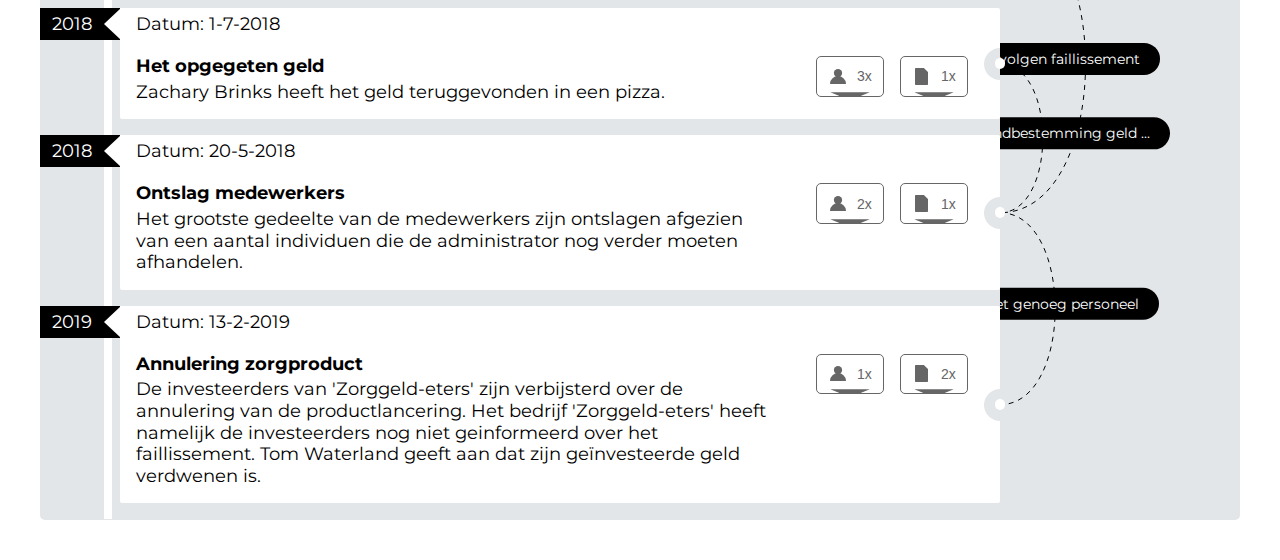
<file: prototypes/output/version-4.1.0-gebruikerstest/index.html>
<!DOCTYPE html>
<html>
  <head>

    <meta charset="UTF-8">
    <meta name="viewport" content="width=device-width, initial-scale=1">
    <link rel="stylesheet" type="text/css" href="css/main.css">
    <link rel="stylesheet" type="text/css" href="css/tab-panel.css">
    <link rel="stylesheet" type="text/css" href="css/connections.css">
    <link rel="stylesheet" type="text/css" href="css/source-list.css">
    <link rel="stylesheet" type="text/css" href="css/document-list.css">
    <link rel="stylesheet" type="text/css" href="css/connected-content-button.css">
    <link rel="stylesheet" type="text/css" href="css/time-line.css">
    <link rel="stylesheet" type="text/css" href="css/dialog.css">
    <link rel="stylesheet" type="text/css" href="css/research-questions.css">
    <link rel="stylesheet" type="text/css" href="css/scroll-box.css">
    <link rel="stylesheet" type="text/css" href="css/show-more.css">
    <link href="https://fonts.googleapis.com/css?family=Montserrat:300,400,400i,500,700&display=swap" rel="stylesheet"> 
    <link rel="shortcut icon" type="image/png" href="assets/beeldmerk-web_optimised.jpg"/>
  </head>
  <body>
  <article id="image-dialog" class="hidden">
    <button id="close-image-dialog" class="close-dialog" type="button"><span class="screen-reader">Sluit afbeelding overlay</span><span aria-hidden="true">X</span></button>
    <figure>
      <img src="assets/documents/jaarverslag-2019/jaarverslag-2019.png" alt="">
      <figcaption>screenshot.png</figcaption>
    </figure>
  </article>
  <div id="dialog-wrapper" class="dialog-container hidden">
      <dialog open>
        <button id="close-dialog" class="close-dialog" type="button"><span class="screen-reader">Sluit overlay</span><span aria-hidden="true">X</span></button>
        <div class="dialog-layout hidden" id="source-dialog">
          <header class="dialog-header">
            <h2><span>Bron: </span><span></span></h2>
          </header>
          <div class="main-content">
            <section class="properties">
              <div class="padding-box">
                <!-- <h2>Eigenschappen:</h2> -->
                <div class="properties-container">
                  <!-- <p class="p-label">Naam:</p>
                  <p>Jan</p>

                  <p class="p-label">Email:</p>
                  <p>jan@gmail.com</p>

                  <p class="p-label">Telefoonnummer:</p>
                  <p>06 20172810</p> -->
                </div>
              </div>
              <footer class="padding-box">
                <h3>FTM netwerkdatabase</h3>
                <a target="_blank" href="https://www.ftm.nl/tag/zorg">www.ftm.nl/tag/jan-van-doen</a>
              </footer>
            </section>
         
            <section class="references">
              <div class="padding-box">
                <div class="events">
                  <p>Is betrokken geweest in deze gebeurtenissen:</p>
                  <ul>
                    <!-- <li><button class="reference-button" type="button">Faillissement bv. Zorggeld eters</button></li> -->
                    <!-- <li><button class="reference-button" type="button">Ontslag medewerkers</button></li> -->
                  </ul>
                </div>
                <div class="connections">
                  <p>Komt voor in deze verbanden web:</p>
                  <ul>
                    <!-- <li><button class="reference-button" type="button">Ontstaan nieuwe stichting</button></li> -->
                  </ul>
                </div>
                <div class="research-questions">
                  <p>Heeft bijgedragen aan het beantwoorden van deze onderzoeksvragen:</p>
                  <ul>
                    <!-- <li><button class="reference-button" type="button">Waarom is de omzet van zorggeld eters vele malen hoger dan de gemiddelde zorgleveraar?</button></li> -->
                  </ul>
                </div>
              </div>
            </section>
          </div>
        </div>
        <div class="dialog-layout hidden" id="document-dialog">
          <header class="dialog-header">
            <h2><span>Document: </span><span></span></h2>
          </header>
          <div class="main-content">
            <section class="properties">
              <div class="padding-box">
                <!-- <h2>Eigenschappen:</h2> -->
                <div class="properties-container">
                  <!-- <p class="p-label">Naam:</p>
                  <p>Jan</p>

                  <p class="p-label">Email:</p>
                  <p>jan@gmail.com</p>

                  <p class="p-label">Telefoonnummer:</p>
                  <p>06 20172810</p> -->
                </div>
              </div>
            </section>
         
            <section class="references">
              <div class="padding-box">
                <div class="screenshots">
                    <p>Screenshots:</p>
                    <ul>

                    </ul>
                </div>
                <div class="events">
                  <p>Heeft betrekking op deze gebeurtenissen:</p>
                  <ul>
                    <!-- <li><button class="reference-button" type="button">Faillissement bv. Zorggeld eters</button></li>
                    <li><button class="reference-button" type="button">Ontslag medewerkers</button></li> -->
                  </ul>
                </div>
                <div class="connections">
                  <p>Komt voor in deze verbanden web:</p>
                  <ul>
                    <!-- <li><button class="reference-button" type="button">Ontstaan nieuwe stichting</button></li> -->
                  </ul>
                </div>
                <div class="research-questions">
                  <p>Heeft bijgedragen aan het beantwoorden van deze onderzoeksvragen:</p>
                  <ul>
                    <!-- <li><button class="reference-button" type="button">Waarom is de omzet van zorggeld eters vele malen hoger dan de gemiddelde zorgleveraar?</button></li> -->
                  </ul>
                </div>
              </div>
            </section>
          </div>
        </div>
      </dialog>

    </div>
    <section id="branding-container"> <!-- branding -->
      <div class="product-name">
        <h1>D.O.V.J.</h1>
        <h2>Doorzoekbaar Onderzoeksformat Voor Journalisten</h2>
      </div>
      <div class="branding-wrapper">
                <!-- <div class="branding-icon-wrapper">
          <img class="branding-icon" src="assets/beeldmerk-web_optimised.jpg">
        </div> -->
        <img class="branding-logo" src="assets/logo2.svg">

      </div>
     
    </section>
    <header class="show-more-container">

      <!-- <h1>Project blauwdruk</h1> -->
      <h2>Algemene informatie</h2>
      <div class="flex info-blocks">
        <section>
          <p class="p-label">Naam onderzoek:</p>
          <p>Hongerige 'Zorggeld-eters'</p>
        </section>
        <section>
          <p class="p-label">Hypothese:</p>
          <p>De omzet van BV 'Zorggeld-eters' is rekenkundig onmogelijk te behalen met het aantal in dienst genomen personeel, hier gaat waarschijnlijk iets niet helemaal goed.</p>
        </section>
        <section>
          <p class="p-label">Eigenaar:</p>
          <p>Mara</p>
        </section>
        <section>
          <p class="p-label">Korte omschrijving onderzoek:</p>
          <p>Dit onderzoek is opgezet om na te gaan of het bedrijf 'Zorggeld-eters' wel alles volgens de wet heeft 'gedineerd'.</p>
        </section>

 
        <section>
          <p class="p-label">Startdatum:</p>
          <p>11-04-2019</p>
        </section>   
        <section>
          <p class="p-label">Publicatiedatum:</p>
          <p>6-07-2019</p>
        </section>
        <section class="show-more-content">
          <p class="p-label">Verhaalvormen die voor het onderzoek lenen:</p>
          <p>Artikel, interview</p>
        </section>
        <section class="show-more-content">
          <p class="p-label">Deze personen hebben bijgedragen aan het onderzoek:</p>
          <p>Monica Jansen, Pieter Jansen</p>
        </section>  
        <section class="show-more-content">
          <p class="p-label">Relevantie onderzoek:</p>
          <p>Zorggeld moet niet gebruikt worden voor andere dingen dan zorg. Het is van algemeen belang dat hier goed mee omgegaan wordt.</p>
        </section>
      </div>
      <button class="show-more-button" type="button"><span class="options"><span class="show-more">Toon meer</span><span class="show-less">Toon minder</span></span><div class="button-icon"></div></button>
    </header>
    
    <main>
      <section class="grid grid-2-column-auto">
        <artikel>
          <h2>Bronnen</h2>
          <ul id="sources-container" class="source-list dia-section">
            <!-- <li>
              <a class="open-dialog" href="#">
                <figure>
                  <img src="assets/bron.svg" alt="Jan van Doen">
                  <figcaption>Albert van Dijk</figcaption>
                </figure>
              </a>
            </li>
            <li>
              <a class="open-dialog" href="#">
                <figure>
                  <img src="assets/bron.svg" alt="Anoniem - 35365">
                  <figcaption>Anoniem - 35365</figcaption>
                </figure>
              </a>
            </li>
            <li>
                <a class="open-dialog" href="#">
                  <figure>
                    <img src="assets/bron.svg" alt="Jaap van Dijk">
                    <figcaption>Jaap van Dijk</figcaption>
                  </figure>
                </a>
              </li>
            <li>
              <a class="open-dialog" href="#">
                <figure>
                  <img src="assets/bron.svg" alt="Jan van Doen">
                  <figcaption>Jan van Doen</figcaption>
                </figure>
              </a>
            </li> -->
          </ul>
        </artikel>
        <artikel>
          <h2>Documenten</h2>
          <ul id="document-container" class="document-list dia-section">

              <!-- <li>
                <a class="open-dialog" href="#">
                  <figure>
                    <img src="assets/document.svg" alt="Jaar verslag zorg 20-06-2018">
                    <p class="format">PDF</p>
                    <figcaption>Jaarverslag zorg 20-06-2018</figcaption>
                  </figure>
                </a>
              </li>
              <li>
                <a class="open-dialog" href="#">
                  <figure>
                    <img src="assets/document.svg" alt="Jaar verslag zorg 20-06-2019">
                    <p class="format">PDF</p>
                    <figcaption>Jaarverslag zorg 20-06-2019</figcaption>
                  </figure>
                </a>
              </li> -->
          </ul>
        </artikel>
      </section>
      <hr>
      <section>
        
        <form id="tab-panel-main-content" class="tab-panel" autocomplete="off">
          <div class="flex">
            <input class="screen-reader" id="tab-timeline" value="0" type="radio" checked name="tabs-main-content">
            <label for="tab-timeline">Tijdlijn</label>
            <input class="screen-reader" id="tab-connections" value="1" type="radio" name="tabs-main-content">
            <label for="tab-connections">Verbanden</label>
            <input class="screen-reader" id="tab-research-questions" value="2" type="radio" name="tabs-main-content">
            <label for="tab-research-questions">Onderzoeksvragen</label>
          </div>
        </form>
        <div class="tab-panel-container dia-section dia-section-no-padding" tab-panel="tab-panel-main-content">
          <div class="overflow-hidden">
          <artikel id="time-line" class="tab">
            <header>
              <h2 class="screen-reader">Tijdlijn</h2>
              <div class="select-wrapper"> 
                  <label class="screen-reader" for="order-timeline">Orden tijdlijn</label>
                  <select autocomplete="off" id="order-timeline">
                    <option selected="selected" value="0">Oudste > nieuwste</option>
                    <option value="1">Nieuwste > oudste</option>
                  </select>
              </div>

            </header>
            <ul id="event-list" class="time-line-item-list">
              <div id="event-list-connections-container">
              <svg id="event-list-connections">

              </svg>
              </div>
              <!-- <li class="time-line-item">
                <p class="time-line-item__date-year">2018</p>
                <article class="time-line-item__article">
                  <img class="time-line-item__arrow" alt="" aria-hidden="true" src="assets/tijd-line-pijl.svg">
                  <p class="time-line-item__full-date">Datum: 01-01-2018</p>
                  <div class="padding-box">
                    <div>
                      <h3>Faillissement bv. Zorggeld eters</h3>
                      <p>Lorem ipsum dolor sit amet, consectetuer adipiscing elit, sed diam nonummy nibh euismod tincidunt ut laoreet dolore magna aliquam erat volutpat. Ut wisi enim ad minim veniam, quis nostrud exerci tation ullamcorper suscipit lobortis nisl ut aliquip ex ea commodo consequat. Duis autem vel eum iriure dolor in dolor in aliquam</p>
                    </div>
                    <section class="connected-content">
                      <div class="connected-content-button-wrapper close">
                        <button class="connected-content-button source" type="button"><span class="screen-reader">Bronnen</span><span>2x</span></button>
                        <ul>
                          <li>
                            <button class="open-dialog" type="button">Jan van Doen</button>
                          </li>
                          <li>
                            <button class="open-dialog" type="button">John Rozen</button>
                          </li>
                        </ul>
                      </div>
                      <button class="open-dialog connected-content-button doc" type="button"><span class="screen-reader">Documenten</span><span>3x</span></button>
                    </section>
                  </div>
                  <div class="connector">
                      <div class="inner">
                      </div>
                  </div>
                </article>
              </li> -->
            </ul>
          </artikel>
          </div>
          <artikel class="tab invisible">
            <header class="connections-header">
              <h2 class="screen-reader">Verbanden</h2>
              <h3 class="connections-web-heading">Aanleiding annulering zorgproduct</h3>
              <p class="connections-web-paragraph">Dit verband legt uit wat de achterliggende redenen zijn voor het annuleren van een zorgproduct.</p>
              <div class="select-wrapper connections-view-mode"> 
                <label class="screen-reader" for="graph-view-mode">Grafiek weergave</label>
                <select autocomplete="off" id="graph-view-mode">
                  <option selected="selected" value="time">Weergave: Tijd</option>
                  <option value="spin">Weergave: Spin</option>
                </select>
              </div>
            </header>
            <section>
              <div id="connections-graph-container" class="loading"></div>
              
              
              <div class="padding-box">
                <div class="connection-details hidden padding-box">
                  <div>
                    <h3 class="connection-details__header"></h3>
                    <p class="connection-details__description">
                    </p>
                    <div class="connection-details__to-info-container hidden">
                      <button type="button" class="connection-details__to-info ftm-button ftm-button-invert"></button>
                    </div>
                  </div>
                  <section class="connected-content">

                  </section>
                </div>
              </div>
              <hr>
            </section>
          </artikel>
          <artikel class="tab invisible">
            <h2 class="screen-reader">Onderzoeksvragen</h2>
           
            
            <!-- <img style="margin: auto; display: block; width: 100%" width="500" src="assets/preview-research-questions.png"> -->
            <ul id="research-question-list" class="padding-box">
              <!-- <li class="research-question-item">
                <article class="research-question-main-article">
                  <div class="research-question-question-answer-wrapper">
                    <article>
                      <h3>
                        Vraag
                      </h3>
                      <p>Waarom is de omzet van zorggeld eters vele malen hoger dan de gemiddelde zorgleveraar?</p>
                      <div class="connected-content">
                        <div class="connected-content-button-wrapper close"><button type="button" class="connected-content-button source"><span></span><span>3x</span></button><ul><li><button class="open-dialog" type="button">Jan van Doen</button></li><li><button class="open-dialog" type="button">Zachary Brinks</button></li><li><button class="open-dialog" type="button">Jaap van Dijk</button></li></ul></div><div class="connected-content-button-wrapper close"><button type="button" class="connected-content-button doc"><span></span><span>1x</span></button><ul><li><button class="open-dialog" type="button">Jaarverslag zorg 20-06-2018</button></li></ul></div>
                      </div>
                    </article>
                    <article>
                        <h3>
                          Antwoorden
                        </h3>
                        <div class="question-list-wrapper scroll-box-white">
                          <ul class="question-list">
                            <li class="question-list-item">
                              <p>Hieruit is te concluderen dat de wet artikel 461 overtreden is door het management van Zorggeld eters.
                              </p>
                              <ul>
                                <li>
                                  <button class="tag" type="button">conclusie</button>
                                </li>
                              </ul>
                            </li>
                          </ul>
                        </div>
                      </article>
                    </div>
                    
                    <footer class="research-question-question-footer">
                        <article>
                          <h3>
                            Aanleiding
                          </h3>
                          <p>
                              De omzet van zorggeld eters is rekenkundig onmogelijk te behalen met het aantal in dienst genomen personeel.
                          </p>
                        </article>
                        <article>
                          <h3>
                            Doel
                          </h3>
                          <p>Achterhalen of zorggeld eters niet fraude pleegt.
                            </p>
                        </article>
                    </footer>
                </article>
                <button class="research-question-question-show-more" type="button"><span class="options"><span class="show-more">Toon meer</span><span class="show-less">Toon minder</span></span><div class="button-icon"></div></button>
              </li> -->
            </ul>
          </artikel>
        </div>
      </section>
    </main>
    <script src="js/connected-content-button.js"></script>
    <script src="js/renderConnectedButtons.js"></script>
    <script src="js/d3/d3.js"></script>
    <script src="js/dragable-image-dialog.js"></script>
    <script src="js/utility.js"></script>
    <script src="js/timeline.js"></script>
    <script src="js/data-manager.js"></script>
    <script src="js/data-element-bind.js"></script>
    <script src="js/data-connections.js"></script>
    <script src="js/tab-panel.js"></script>
    <script src="js/dialog.js"></script>
    <script src="js/template-engine.js"></script>
    
    <script src="js/connections.js"></script>
    <script src="js/data.js"></script>
    <script src="js/process-data.js"></script>
    
    <script src="js/research-questions.js"></script>
    <script src="js/show-more.js"></script>
    <script src="js/sort-items.js"></script>
  </body>
<html>
</file>
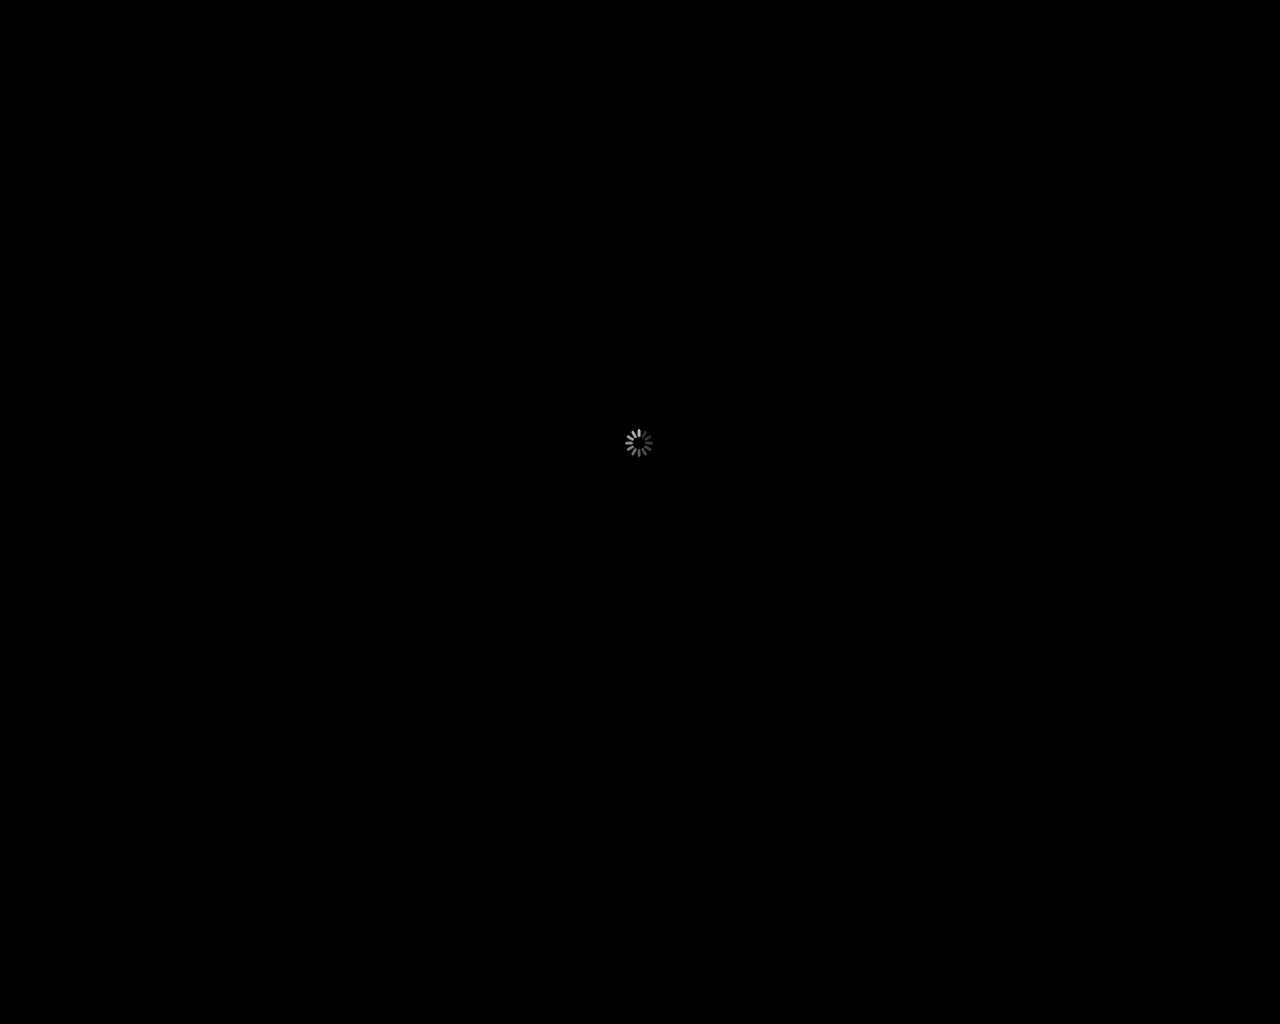
<file: focusgroep-presentatie/assets/player/KeynoteDHTMLPlayer.html>
<!DOCTYPE html>
<html xmlns="http://www.w3.org/1999/xhtml">
    <head>
        <title>Keynote</title>
        <link href="KeynoteDHTMLPlayer.css" rel="stylesheet" type="text/css" media="screen"/>
        <meta name="viewport" content="initial-scale = 1.0, minimum-scale = 1.0, maximum-scale = 1.0, user-scalable = no, width = device-width" />
        <meta http-equiv="Content-Type" content="text/html; charset=UTF-8" />
        <script type="text/javascript" src="prototype.js"></script>
        <script type="text/javascript" src="DebuggingSupport.js"></script>
        <script type="text/javascript" src="./pdfjs/bcmaps.js"></script>
        <script type="text/javascript" src="./pdfjs/web/compatibility.js"></script>
        <script type="text/javascript" src="./pdfjs/pdf.js"></script>
        <script type="text/javascript" src="string.js"></script>
        <script type="text/javascript" src="Utilities.js"></script>
        <script type="text/javascript" src="KeynoteDHTMLPlayer.js"></script>
        <script type="text/javascript" src="ShowController.js"></script>
        <script type="text/javascript" src="TouchController.js"></script>
        <script type="text/javascript" src="DisplayManager.js"></script>
        <script type="text/javascript" src="StageManager.js"></script>
        <script type="text/javascript" src="AnimationManager.js"></script>
        <script type="text/javascript" src="TextureManager.js"></script>
        <script type="text/javascript" src="ScriptManager.js"></script>
        <script type="text/javascript" src="OrientationController.js"></script>
        <script type="text/javascript" src="KPFObjects.js"></script>
        <script type="text/javascript" src="SlideManager.js"></script>
        <script type="text/javascript" src="NavigatorController.js"></script>
        <script type="text/javascript" src="SlideNumberController.js"></script>
        <script type="text/javascript" src="HelpPlacardController.js"></script>
        <script type="text/javascript" src="NarrationManager.js"></script>
        <script type="text/javascript" src="TSDAnimation.js"></script>
        <script type="text/javascript" src="./gl/KNWebGLShader.js"></script>
        <script type="text/javascript" src="./gl/KNWebGLUtil.js"></script>
        <script type="text/javascript" src="./gl/KNWebGLObjects.js"></script>
        <script type="text/javascript" src="./gl/KNWebGLParticleObjects.js"></script>
        <script type="text/javascript" src="./gl/ParameterGroup.js"></script>
        <script type="text/javascript" src="./gl/TSDGLDataBuffer.js"></script>
        <script type="text/javascript" src="./gl/TSDGLShader.js"></script>
        <script type="text/javascript" src="./gl/TSDGLFrameBuffer.js"></script>
        <script type="text/javascript" src="./gl/TSDGLBloomEffect.js"></script>
    </head>
    <body id="body" bgcolor="black">
        <div id="background" class="bigBlackSquare">
        </div>
        <div id="previousButton" class="PreviousButtonDisabled">
        </div>
        <div id="nextButton" class="nextButtonDisabled">
        </div>
        <div id="slideCounter">
        </div>
        <span id="helpText"></span>
        <div id="stageArea">
            <div id="stage" class="stage">
            </div>
            <div id="hyperlinkPlane" class="stage">
            </div>
        </div>
        <div id="slideshowNavigator">
        </div>
        <div id="slideNumberControl">
        </div>
        <div id="slideNumberDisplay">
        </div>
        <div id="helpPlacard">
        </div>
        <div id="waitingIndicator">
        	<div id="waitingSpinner">
        	</div>
        </div>
	</body>
</html>
</file>
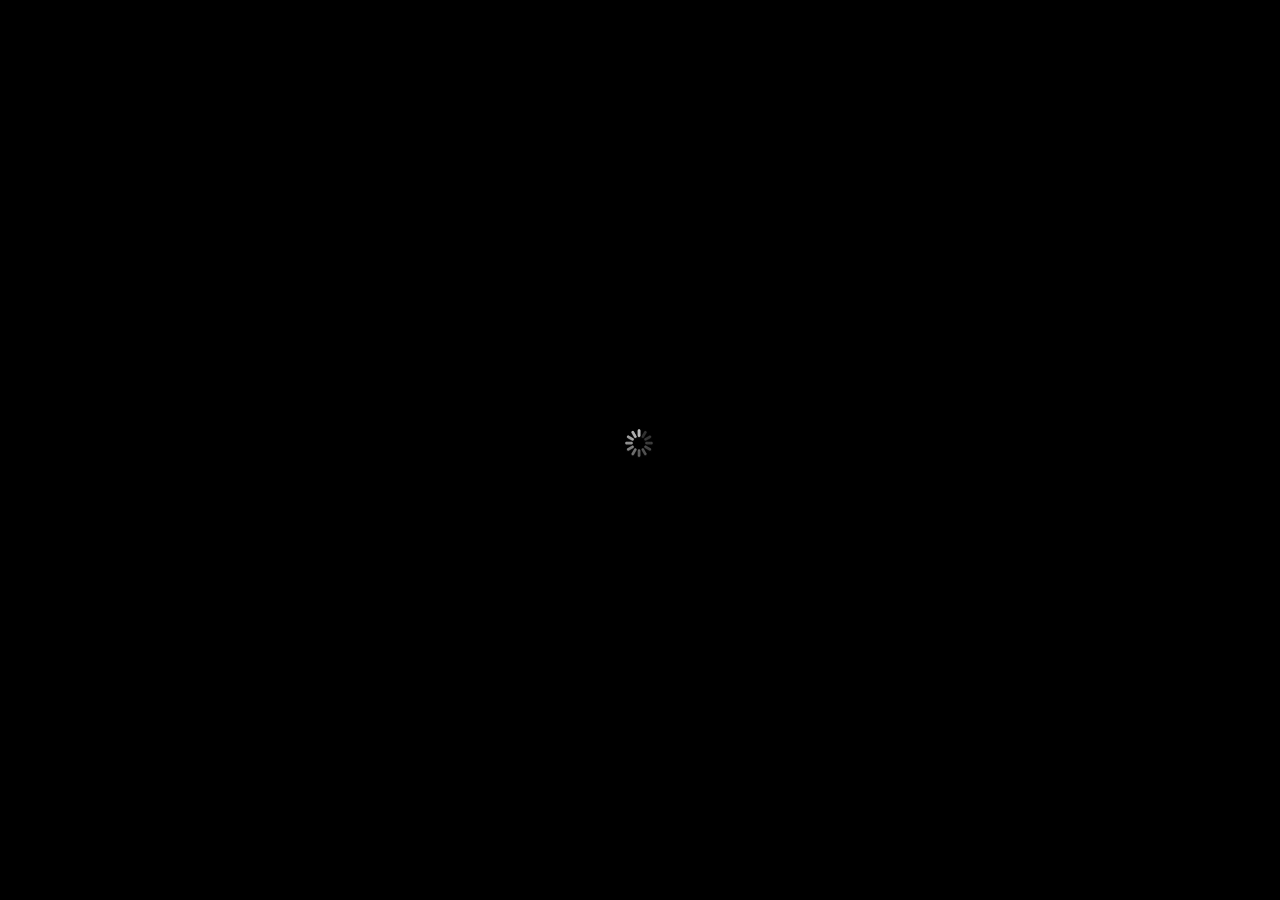
<file: groenlicht-presentatie/assets/player/KeynoteDHTMLPlayer.html>
<!DOCTYPE html>
<html xmlns="http://www.w3.org/1999/xhtml">
    <head>
        <title>Keynote</title>
        <link href="KeynoteDHTMLPlayer.css" rel="stylesheet" type="text/css" media="screen"/>
        <meta name="viewport" content="initial-scale = 1.0, minimum-scale = 1.0, maximum-scale = 1.0, user-scalable = no, width = device-width" />
        <meta http-equiv="Content-Type" content="text/html; charset=UTF-8" />
        <script type="text/javascript" src="prototype.js"></script>
        <script type="text/javascript" src="DebuggingSupport.js"></script>
        <script type="text/javascript" src="./pdfjs/bcmaps.js"></script>
        <script type="text/javascript" src="./pdfjs/web/compatibility.js"></script>
        <script type="text/javascript" src="./pdfjs/pdf.js"></script>
        <script type="text/javascript" src="string.js"></script>
        <script type="text/javascript" src="Utilities.js"></script>
        <script type="text/javascript" src="KeynoteDHTMLPlayer.js"></script>
        <script type="text/javascript" src="ShowController.js"></script>
        <script type="text/javascript" src="TouchController.js"></script>
        <script type="text/javascript" src="DisplayManager.js"></script>
        <script type="text/javascript" src="StageManager.js"></script>
        <script type="text/javascript" src="AnimationManager.js"></script>
        <script type="text/javascript" src="TextureManager.js"></script>
        <script type="text/javascript" src="ScriptManager.js"></script>
        <script type="text/javascript" src="OrientationController.js"></script>
        <script type="text/javascript" src="KPFObjects.js"></script>
        <script type="text/javascript" src="SlideManager.js"></script>
        <script type="text/javascript" src="NavigatorController.js"></script>
        <script type="text/javascript" src="SlideNumberController.js"></script>
        <script type="text/javascript" src="HelpPlacardController.js"></script>
        <script type="text/javascript" src="NarrationManager.js"></script>
        <script type="text/javascript" src="TSDAnimation.js"></script>
        <script type="text/javascript" src="./gl/KNWebGLShader.js"></script>
        <script type="text/javascript" src="./gl/KNWebGLUtil.js"></script>
        <script type="text/javascript" src="./gl/KNWebGLObjects.js"></script>
        <script type="text/javascript" src="./gl/KNWebGLParticleObjects.js"></script>
        <script type="text/javascript" src="./gl/KNWebGLWrapper.js"></script>
        <script type="text/javascript" src="./gl/ParameterGroup.js"></script>
        <script type="text/javascript" src="./gl/TSDGLDataBuffer.js"></script>
        <script type="text/javascript" src="./gl/TSDGLShader.js"></script>
        <script type="text/javascript" src="./gl/TSDGLFrameBuffer.js"></script>
        <script type="text/javascript" src="./gl/TSDGLBloomEffect.js"></script>
    </head>
    <body id="body" bgcolor="black">
        <div id="stageArea">
            <div id="stage" class="stage">
            </div>
            <div id="hyperlinkPlane" class="stage">
            </div>
        </div>
        <div id="slideshowNavigator">
        </div>
        <div id="slideNumberControl">
        </div>
        <div id="slideNumberDisplay">
        </div>
        <div id="helpPlacard">
        </div>
        <div id="waitingIndicator">
        	<div id="waitingSpinner">
        	</div>
        </div>
	</body>
</html>
</file>
<file: prototypes/output/version-1.0.0/css/tab-panel.css>
.tab-panel {
  display: flex;
  font-weight: bold;
  text-transform: uppercase;
  width: 100%;
  position: relative;
}

.tab-panel label {
  font-size: 1.2rem;
  cursor: pointer;
  padding: 0.5rem 0.5rem 0 0.5rem;
  transition: border-color 0.3s, color 0.3s;
  border-bottom: 2px solid rgba(0,0,0,0);
}

.tab-panel .flex {
  margin: 0px auto;
  display: inline-block;
}

.tab-panel input:checked + label  {
  color: #DD3230;
  border-bottom: 2px solid #DD3230;
}



.tab {
  position: relative;
  overflow: hidden;
}

.tab-panel-container {
  overflow: hidden;
}
</file>
<file: prototypes/output/version-1.0.0/css/connections.css>
#connections-graph-container svg {
  width: 100%;
  transition: opacity 0.3s;
}

#connections-graph-container svg.loading {
  opacity: 0;
  pointer-events: none;
}


.svg-name-label, .svg-type-label {
  text-anchor: middle;
}

.svg-name-label {
  font-weight: bold;
  font-size: 1rem;
}

.svg-type-label {
  fill: #666666;
  opacity: 0;
  font-size: 0.875rem;
  pointer-events: none;
  user-select: none;
  -moz-user-select: none;
  -webkit-user-select: none;
}

line.line-effect {
  stroke-width: 1px;
  stroke: #000;
  pointer-events: none;
}

line.bounding-box-line {
  stroke-width: 2rem;
  stroke: rgba(218, 128, 128, 0);
  cursor: pointer;
}

line.bounding-box-line:hover + line.line-effect, line.bounding-box-line.active-element + line.line-effect {
  stroke: #DD3230;
  stroke-width: 3px;
}



.connection-details {
  background-color: white;
  border-radius: 5px 5px 0 0;
}

circle.event-nodes {
  cursor: pointer;
}



circle.event-nodes:hover, circle.event-nodes.active-element  {
  fill: #DD3230 !important;
}

.connection-details__description {
  columns: 2;
  column-gap: 4rem;
  column-fill: auto;
  max-height: 6rem;
  overflow-y: scroll;
}
</file>
<file: prototypes/output/version-1.0.0/css/source-list.css>
.source-list {
  display: grid;
  grid-template-columns: repeat(auto-fill, minmax(6rem, 1fr));
  grid-row-gap: 1rem;
  grid-column-gap: 1rem;
}

.source-list li {
  font-size: 0.875rem;
}

.source-list img {
  width: 60%;
  margin-bottom: 0.5rem;
}

.source-list a {
  text-decoration: none;
  color: black;
}



.source-list figure {
  border: 1px solid white;
  padding: 0.5rem;
  background-color: white;
  text-align: center;
  border-radius: 5px;
}

.source-list a:hover figure {
  border: 1px solid black;
}
</file>
<file: prototypes/output/version-1.0.0/css/document-list.css>
.document-list {
  display: grid;
  grid-template-columns: repeat(auto-fill, minmax(8rem, 1fr));
  grid-row-gap: 1rem;
  grid-column-gap: 1rem;
}


.document-list li {
  font-size: 0.875rem;
}

.document-list a {
  text-decoration: none;
  color: black;
}

.document-list figure {
  border: 1px solid white;
  padding: 1rem;
  background-color: white;
  text-align: center;
  border-radius: 5px;
}

.document-list img {
  background-color: white;
  display: block;
}

.document-list .format {
  background-color: black;
  color: white;
  margin-bottom: 0.5rem;
  font-weight: bold;
  padding: 0.2rem;
}

.document-list a:hover figure {
  border: 1px solid black;
}
</file>
<file: prototypes/output/version-1.0.0/css/connected-content-button.css>
.connected-content-button {
  background-color: white;
  border: 1px solid #666666;
  color: #666666;
  border-radius: 5px;
  padding: 0.7rem 0.7rem 0.7rem 2.5rem;
}

.connected-content-button.source {
  background: white url("../assets/bron-gray-icon.svg") no-repeat;
  background-position: 0.7rem 50%;
  background-size: 1rem;
}

.connected-content-button-wrapper:not(.close) .connected-content-button.source, .connected-content-button.source:hover {
  background: #666666 url("../assets/bron-white-icon.svg") no-repeat;
  background-position: 0.7rem 50%;
  background-size: 1rem;
  color: white;
}

.connected-content-button.doc {
  background: white url("../assets/doc-icon.svg") no-repeat;
  background-position: 0.9rem 50%;
  background-size: 0.8rem;
}

.connected-content-button-wrapper:not(.close) .connected-content-button.doc, .connected-content-button.doc:hover {
  background: #666666 url("../assets/doc-white-icon.svg") no-repeat;
  background-position: 0.9rem 50%;
  background-size: 0.8rem;
  color: white;
}



.connected-content-button-wrapper {
  position: relative;
  width: min-content;
}



.connected-content-button-wrapper ul {
  position: absolute;
  top: 100%;
  left: 50%;
  transform: translateX(-50%);
  width: max-content;
  padding: 1rem;
  background-color: white;
  border-radius: 5px;
  box-shadow: 0px 0px 13px -5px rgba(0,0,0,0.75);
  z-index: 1;
}




.connected-content-button-wrapper.close ul {
  display: none;
}




.connected-content-button-wrapper ul button {
  padding: 0.5rem;
  border: none;
  color: white;
  border-radius: 5px;
  font-size: inherit;
  text-align: left;
  background-color: #292F32;
  width: 100%;
}



.connected-content-button-wrapper ul li {
  margin-bottom: 5px;
}

.connected-content-button-wrapper ul li:last-of-type {
  margin-bottom: 0;
}



.connected-content-button-wrapper ul button:hover {
  color: #292F32;
  background-color: white;
}
</file>
<file: prototypes/output/version-1.0.0/css/time-line.css>
#time-line::before {
  content: "";
  border-left: 0.5rem solid white;
  position: absolute;
  top: 0;
  left: 4rem;
  height: 150vh;
}





#time-line > header {
  padding: 1rem 1rem 1rem 1rem;
  position: absolute;
  left: 0;
  top: 1rem;
  z-index: 1;
}

.time-line-item {
  position: relative;
  display: grid;
  grid-template-columns: 5rem auto 15rem;
  margin-bottom: 1rem;
  transition: order 0.5s ease 0s;
  width: 100%;
}

.time-line-item__article {
  background-color: white;
  transition: color 0.3s, background-color 0.3s;
  color: black;
  position: relative;
}

.time-line-item__article .padding-box {
  display: grid;
  grid-template-columns: auto 12rem;
  grid-template-columns: auto max-content;
  column-gap: 2rem;
}


.time-line-item__date-year {
  background-color: black;
  display: block;
  height: 2rem;
  color: white;
  line-height: 2rem;
  text-align: center;
  padding-right: 1rem;
}

.time-line-item__arrow {
  position: absolute;
  right: 100%;
  right: calc(100% - 0.1px);
  height: 2rem;
  top: 0;
}



.time-line-item__full-date {
  min-height: 2rem;
  line-height: 2rem;
  padding-left: 1rem;
}


.connector, .connector .inner {
  border-radius: 100%;

}
.connector {
  width: 2rem;
  height: 2rem;
  background-color: #E3E6E8;
  position: absolute;
  right: -1rem;
  top: 50%;
  top: calc(50% - 1rem);
  padding: 0.666rem;
  box-sizing: border-box;
}

.connector .inner {
  width: 0.666rem;
  height: 0.666rem;
  background-color: white;
  transition: background-color 0.3s;
}

.time-line-item-list {
  height: 100vmin;
  min-height: 20rem;
  overflow-y: scroll;
  position: relative;
  padding-top: 6rem;
  display: grid;  
  grid-template-rows: auto;
}

.connected-content {
  padding: 0 1rem 0 1rem;
  display: grid;
  grid-template-columns: 1fr 1fr;
  grid-template-rows: repeat(auto-fill, 2.5rem);
  column-gap: 1rem;
  row-gap: 1rem;
}

.time-line-item__article.scroll-to-element-highlight {
  color: white;
  background-color: #DD3230;
}


.time-line-item__article.scroll-to-element-highlight .inner {
  background-color: #DD3230;
}
</file>
<file: prototypes/output/version-1.0.0/css/dialog.css>
.dialog-container {
  top: 0;
  left: 0;
  width: 100vw;
  height: 100vh;
  background-color: rgba(0,0,0,.7);
  position: fixed;
  z-index: 100;
  display: flex;
  align-items: center;
  justify-content: center;
}

.dialog-container > dialog {
  width: 61.875rem;
  max-width: 100vw;
  vertical-align: middle;
  padding: 0;
  border: 0;
  position: relative;
  background-color: rgba(0,0,0,0);
}



.dialog-container > dialog h2 {
  margin: 0 0 1rem 0;
}



.dialog-header {
  background-color: black;
  color: white;
  border-radius: 5px 0 0 0;
}

.dialog-header h1 {
  margin: 0;
  font-size: 1.5rem;
  padding: 1rem;
}

.dialog-header h1 :first-child {
  font-weight: 400;
}

.close-dialog {
  border-radius: 2rem;
  height: 2rem;
  width: 2rem;
  background-color: black;
  color: white;
  position: absolute;
  right: -1rem;
  top: -1rem;
  border: none;
}

.close-dialog:hover {
  color: black;
  background-color: white;
}

.dialog-container .main-content {
  display: grid;
  grid-template-columns: auto auto;
  overflow: scroll;
  max-height: 80vh;
  border-radius: 0 0 5px 5px;
}


.dialog-container .main-content > *:first-child {
  border-radius: 0 0 0 5px;
  background-color: white;
  overflow-y: scroll;
}

.dialog-container a {
  color: black;
}

.dialog-container .main-content > *:last-child {
  border-radius: 0 0 5px 0;
  background-color: #E3E6E8;
}

#source-dialog footer {
  background-color: #292F32;
  color: white;
}

#source-dialog footer h3 {
  margin-bottom: 0.25rem;
}

.dialog-container .properties {
  display: grid;
  grid-template-rows: auto min-content;
}

#source-dialog footer a {
  color: white;
}

.reference-button {
  background-color: #292F32;
  padding: 0.5rem;
  border: none;
  color: white;
  border-radius: 5px;
  font-size: inherit;
  text-align: left;
  margin-bottom: 0.5rem;
}

.reference-button:hover {
  color: #292F32;
  background-color: white;
}

.properties-container > div {
  margin-bottom: 1rem;
}

.properties-container > div:last-of-type {
  margin-bottom: 0;
}


.dialog-container .references p {
  margin-bottom: 0.5rem;
}



.screenshots ul {
  display: grid;
  grid-template-columns: 1fr 1fr 1fr;
  padding: 1rem 0;
  background-color: white;
  margin-bottom: 1rem;
  border-radius: 5px;
}

.screenshots img {
  width: 5rem;
  display: block;
  margin: auto;
  box-shadow: 0px 0px 6px -5px rgba(0,0,0,0.75);
  border: 1px solid #E3E6E8;
  cursor: pointer;
}

.screenshots img:hover {
  border: 1px solid rgba(0,0,0,1);
}

#image-dialog {
  max-width: 100vw;
  max-height: 100vh;
  width: 30rem;
  position: fixed;
  z-index: 200;
  cursor: move;
  box-sizing: border-box;
  padding: 1rem;
  border-radius: 5px;
  background-color: rgba(227, 230, 232, 0.8);
  box-shadow: 0px 0px 126px -5px rgba(0,0,0,0.80);
  top: 2rem;
  left: 2rem;
}

#image-dialog img {
  width: 100%;
  display: block;
}


#image-dialog figcaption {
  text-align: center;
}
</file>
<file: prototypes/output/version-1.0.0/css/research-questions.css>
#research-question-list {
  /* padding: 2.5rem 2.5rem 2.5rem 2.5rem;
  background-color: #E3E6E8; */
  
}
.research-question-item {
  background-color: white;
  padding: 1rem 1rem 2rem 1rem;
  border-bottom: 2px solid #DD3230;
  position: relative;
  border-radius: 5px 5px 0 0;
  margin-bottom: 2rem;
}
.research-question-item:last-of-type {
  margin-bottom: 0;
}

.research-question-question-answer-wrapper {
  display: grid;
  grid-template-columns: 1fr 1fr;
}


.research-question-question-answer-wrapper {
  padding-bottom: 1rem;
}

.research-question-question-footer {
  padding-top: 1rem;
}

.research-question-question-footer {
  display: grid;
  grid-template-columns: 1fr 1fr;
  border-top: 1px solid #666666;
}

.research-question-question-show-more {
  position: absolute;
  border: none;
  background-color: rgba(0, 0, 0, 0);
  display: block;
  bottom: -0.8rem;
  left: calc(50% - 0.8rem);
  padding: 0;
}


.research-question-question-show-more .options {
  position: absolute;
  bottom: 100%;
  bottom: calc(100% + 0.1rem);
  left: 50%;
  transform: translateX(-50%);
  font-weight: bold;
  font-size: 0.875rem;
  text-align: center;
  letter-spacing: 3px;
  text-transform: uppercase;
  white-space: nowrap;
}

.research-question-question-show-more .button-icon {
  width: 1.6rem;
  height: 1.6rem;
  background: rgba(0, 0, 0, 0) url("../assets/show-content.svg");
  background-size: contain;
  transition: transform 0.3s;
  transform: rotate(0deg);
}

.research-question-item.open .research-question-question-show-more .show-more {
  display: none;
}

.research-question-item:not(.open) .research-question-question-show-more .show-less {
  display: none;
}

.research-question-item.open .research-question-question-show-more .button-icon {
  transform: rotate(180deg);
}

.research-question-item:not(.open) .research-question-question-footer {
  display: none;
}
</file>
<file: prototypes/output/version-2.0.0/css/tab-panel.css>
.tab-panel {
  display: flex;
  font-weight: bold;
  text-transform: uppercase;
  width: 100%;
  position: relative;
}

.tab-panel label {
  font-size: 1.2rem;
  cursor: pointer;
  padding: 0.5rem 0.5rem 0 0.5rem;
  transition: border-color 0.3s, color 0.3s;
  border-bottom: 2px solid rgba(0,0,0,0);
}

.tab-panel .flex {
  margin: 0px auto;
  display: inline-block;
}

.tab-panel input:checked + label  {
  color: #DD3230;
  border-bottom: 2px solid #DD3230;
}



.tab {
  position: relative;
  overflow: hidden;
}


.tab.invisible {
  visibility: hidden;
  position: absolute;
  clip: rect(1px 1px 1px 1px);
  clip: rect(1px, 1px, 1px, 1px);
  padding: 0;
  border: 0;
  height: 1px;
  width: 1px;
  overflow: hidden;
}

/* .tab-panel-container {
  overflow: hidden;
} */
</file>
<file: prototypes/output/version-2.0.0/css/connections.css>
#connections-graph-container svg {
  width: 100%;
  transition: opacity 0.3s;
}

#connections-graph-container.loading svg {
  opacity: 0;
  pointer-events: none;
}

#connections-graph-container.loading {
  background-image: url("../assets/loader.gif");
  background-position: 50% 50%;
  background-size: 4rem;
  background-repeat: no-repeat;
}

#connections-graph-container svg text {
  /* pointer-events: none; */
}
 


.svg-name-label, .svg-type-label {
  text-anchor: middle;
}

.svg-name-label {
  font-weight: bold;
  font-size: 1rem;
  transform: rotate(0deg);
  transition: transform 0.6s;
  filter: drop-shadow(rgb(227, 230, 232) -1px -1px 1px);
}

#connections-graph-container.timeview .svg-name-label {
  transform: rotate(-40deg)!important;
}

.event-nodes circle {
  transition: r 0.6s;
}


#connections-graph-container.timeview .event-nodes circle {
  r: 0.5rem!important;
  stroke: #E3E6E8;
  stroke-width: 5;
}

.svg-type-label {
  fill: #666666;
  opacity: 0;
  font-size: 0.875rem;
  pointer-events: none;
  user-select: none;
  -moz-user-select: none;
  -webkit-user-select: none;
  transition: x 0.6s, y 0.6s;
}

path.line-effect {
  stroke-width: 1px;
  stroke: #000;
  pointer-events: none;
  marker-end: url("#svgheadarrow");
  transition: x1 0.6s, y1 0.6s, x2 0.6s, y2 0.6s;
}

path.bounding-box-line {
  stroke-width: 2rem;
  stroke: rgba(218, 128, 128, 0);
  cursor: pointer;
  transition: x1 0.6s, y1 0.6s, x2 0.6s, y2 0.6s;
}

path.bounding-box-line:hover + path.line-effect, path.bounding-box-line.active-element + path.line-effect {
  stroke: #DD3230;
  stroke-width: 3px;
  marker-end: url("#svgheadarrow-hover");
}

path.line-effect, path.bounding-box-line {
  fill: none;
}

@-webkit-keyframes move-line-effect {
  from {stroke-dashoffset: 0;}
  to {stroke-dashoffset: 1000px;}
}





#connections-graph-container.timeview path.line-effect {
  marker-end: unset!important;
  stroke-dasharray: 5;
}

#connections-graph-container.timeview path.bounding-box-line:hover + path.line-effect, #connections-graph-container.timeview path.bounding-box-line.active-element + path.line-effect {
  stroke-dashoffset: 0;
  animation: move-line-effect 240s infinite;
  animation-direction: reverse;
  animation-timing-function: linear;
}


.connection-details {
  background-color: white;
  border-radius: 5px 5px 0 0;
  display: grid;
  grid-template-columns: auto max-content;
  column-gap: 2rem;
}

.event-nodes {
  cursor: pointer;
}

.event-nodes circle {
  transition: cx 0.6s, cy 0.6s;
}



.event-nodes:hover, .event-nodes.active-element  {
  fill: #DD3230 !important;
}

.event-nodes:hover .time-bind-line, .event-nodes.active-element .time-bind-line  {
  stroke:  #DD3230 !important;
  marker-end: url("#svgheadarrow-hover");
}



.connection-details__description {
  /* columns: 2;
  column-gap: 4rem;
  column-fill: auto; */
  max-height: 6rem;
  overflow-y: scroll;
  margin-bottom: 1rem;
}

.connections-header {
  position: relative;
}

.connections-view-mode {
  position: absolute;
  right: 1rem;
  top: 1rem;
  z-index: 1;
}

.connections-web-heading {
  padding: 1rem;
  margin: 0;
}

.connections-web-paragraph {
  padding: 0 1rem;
  display: inline-block;

  border-radius: 5px;

  max-width: 30rem;
}

.time-line-axis text {
  fill: black;
  font-size: 1.125rem;
}

.time-line-axis line, .time-line-axis path {
  stroke: white;
  stroke-width: 2;
}

.time-line-axis, .time-bind-line {
  display: none;
}

.timeview .time-line-axis, .timeview .time-bind-line {
  display: inline;
}

.time-bind-line {
  stroke: white;
  stroke-width: 2;
  marker-end: url("#svgheadarrow-white");
}


.event-nodes .show-date {
  display: none;
}

.timeview .event-nodes:hover .show-date  {
  display: inline;
}

.event-nodes .show-date .date-background {
  fill: #DD3230;
}

.event-nodes .show-date .date-text {
  fill: white;
  text-anchor: middle;
}
</file>
<file: prototypes/output/version-2.0.0/css/source-list.css>
.source-list {
  display: grid;
  grid-template-columns: repeat(auto-fill, minmax(6rem, 1fr));
  grid-row-gap: 1rem;
  grid-column-gap: 1rem;
}

.source-list li {
  font-size: 0.875rem;
}

.source-list img {
  width: 60%;
  margin-bottom: 0.5rem;
}

.source-list a {
  text-decoration: none;
  color: black;
}



.source-list figure {
  border: 1px solid white;
  padding: 0.5rem;
  background-color: white;
  text-align: center;
  border-radius: 5px;
}

.source-list a:hover figure {
  border: 1px solid black;
}
</file>
<file: prototypes/output/version-2.0.0/css/document-list.css>
.document-list {
  display: grid;
  grid-template-columns: repeat(auto-fill, minmax(8rem, 1fr));
  grid-row-gap: 1rem;
  grid-column-gap: 1rem;
}


.document-list li {
  font-size: 0.875rem;
}

.document-list a {
  text-decoration: none;
  color: black;
}

.document-list figure {
  border: 1px solid white;
  padding: 1rem;
  background-color: white;
  text-align: center;
  border-radius: 5px;
}

.document-list img {
  background-color: white;
  display: block;
}

.document-list .format {
  background-color: black;
  color: white;
  margin-bottom: 0.5rem;
  font-weight: bold;
  padding: 0.2rem;
}

.document-list a:hover figure {
  border: 1px solid black;
}
</file>
<file: prototypes/output/version-2.0.0/css/connected-content-button.css>
.connected-content-button {
  background-color: white;
  border: 1px solid #666666;
  color: #666666;
  border-radius: 5px;
  padding: 0.7rem 0.7rem 0.7rem 2.5rem;
  position: relative;
}

.connected-content-button:after {
  content: "";
  position: absolute;
  bottom: 0;
  left: 50%;
  transform: translateX(-50%);
  width: 100%;
  height: 0.6rem;
  background: rgba(0,0,0,0) url("../assets/show-list-gray.svg") no-repeat;
  background-size: 2.5rem;
  background-position: 50% 100%;
}

.connected-content-button.source {
  background: white url("../assets/bron-gray-icon.svg") no-repeat;
  background-position: 0.8rem 50%;
  background-size: 1rem;
}

.connected-content-button-wrapper:not(.close) .connected-content-button.source, .connected-content-button.source:hover {
  background: #666666 url("../assets/bron-white-icon.svg") no-repeat;
  background-position: 0.8rem 50%;
  background-size: 1rem;
  color: white;
}

.connected-content-button-wrapper:not(.close) .connected-content-button.source:after, .connected-content-button.source:hover:after, .connected-content-button.doc:hover:after  {
  background: rgba(0,0,0,0) url("../assets/show-list-white.svg") no-repeat;
  background-size: 2.5rem;
  background-position: 50% 100%;
}

.connected-content-button.doc {
  background: white url("../assets/doc-icon.svg") no-repeat;
  background-position: 0.9rem 50%;
  background-size: 0.8rem;
}

.connected-content-button-wrapper:not(.close) .connected-content-button.doc, .connected-content-button.doc:hover {
  background: #666666 url("../assets/doc-white-icon.svg") no-repeat;
  background-position: 0.9rem 50%;
  background-size: 0.8rem;
  color: white;
}



.connected-content-button-wrapper {
  position: relative;
  width: min-content;
}



.connected-content-button-wrapper ul {
  position: absolute;
  top: 100%;
  left: 50%;
  transform: translateX(-50%);
  width: max-content;
  padding: 1rem;
  background-color: white;
  border-radius: 5px;
  box-shadow: 0px 0px 13px -5px rgba(0,0,0,0.75);
  z-index: 1;
}




.connected-content-button-wrapper.close ul {
  display: none;
}




.connected-content-button-wrapper ul button {
  padding: 0.5rem;
  border: none;
  color: white;
  border-radius: 5px;
  font-size: inherit;
  text-align: left;
  background-color: #292F32;
  width: 100%;
}



.connected-content-button-wrapper ul li {
  margin-bottom: 5px;
}

.connected-content-button-wrapper ul li:last-of-type {
  margin-bottom: 0;
}



.connected-content-button-wrapper ul button:hover {
  color: #292F32;
  background-color: white;
}
</file>
<file: prototypes/output/version-2.0.0/css/time-line.css>
#time-line::before {
  content: "";
  border-left: 0.5rem solid white;
  position: absolute;
  top: 0;
  left: 4rem;
  height: 150vh;
}





#time-line > header {
  padding: 1rem 1rem 1rem 1rem;
  position: absolute;
  left: 0;
  top: 1rem;
  z-index: 1;
}

.time-line-item {
  position: relative;
  display: grid;
  grid-template-columns: 5rem auto 15rem;
  margin-bottom: 1rem;
  transition: order 0.5s ease 0s;
  width: 100%;
}

.time-line-item__article {
  background-color: white;
  transition: color 0.3s, background-color 0.3s;
  color: black;
  position: relative;
}

.time-line-item__article .padding-box {
  display: grid;
  grid-template-columns: auto 12rem;
  grid-template-columns: auto max-content;
  column-gap: 2rem;
}


.time-line-item__date-year {
  background-color: black;
  display: block;
  height: 2rem;
  color: white;
  line-height: 2rem;
  text-align: center;
  padding-right: 1rem;
}

.time-line-item__arrow {
  position: absolute;
  right: 100%;
  right: calc(100% - 0.1px);
  height: 2rem;
  top: 0;
}



.time-line-item__full-date {
  min-height: 2rem;
  line-height: 2rem;
  padding-left: 1rem;
}


.connector, .connector .inner {
  border-radius: 100%;

}
.connector {
  width: 2rem;
  height: 2rem;
  background-color: #E3E6E8;
  position: absolute;
  right: -1rem;
  top: 50%;
  top: calc(50% - 1rem);
  padding: 0.666rem;
  box-sizing: border-box;
}

.connector .inner {
  width: 0.666rem;
  height: 0.666rem;
  background-color: white;
  transition: background-color 0.3s;
}

.time-line-item-list {
  height: 100vmin;
  min-height: 20rem;
  overflow-y: scroll;
  position: relative;
  padding-top: 6rem;
  display: grid;  
  grid-template-rows: auto;
}

.connected-content {
  padding: 0 1rem 0 1rem;
  display: grid;
  grid-template-columns: 1fr 1fr;
  grid-template-rows: repeat(auto-fill, 2.5rem);
  column-gap: 1rem;
  row-gap: 1rem;
}

.time-line-item__article.scroll-to-element-highlight {
  color: white;
  background-color: #DD3230;
}


.time-line-item__article.scroll-to-element-highlight .inner {
  background-color: #DD3230;
}
</file>
<file: prototypes/output/version-2.0.0/css/dialog.css>
.dialog-container {
  top: 0;
  left: 0;
  width: 100vw;
  height: 100vh;
  background-color: rgba(0,0,0,.7);
  position: fixed;
  z-index: 100;
  display: flex;
  align-items: center;
  justify-content: center;
}

.dialog-container > dialog {
  width: 61.875rem;
  max-width: 100vw;
  vertical-align: middle;
  padding: 0;
  border: 0;
  position: relative;
  background-color: rgba(0,0,0,0);
}


/* 
.dialog-container > dialog h2 {
  margin: 0 0 1rem 0;
} */



.dialog-header {
  background-color: black;
  color: white;
  border-radius: 5px 0 0 0;
}

.dialog-header h2 {
  margin: 0;
  font-size: 1.5rem;
  padding: 1rem;
}

.dialog-header h2 :first-child {
  font-weight: 400;
}

.close-dialog {
  border-radius: 2rem;
  height: 2rem;
  width: 2rem;
  background-color: black;
  color: white;
  position: absolute;
  right: -1rem;
  top: -1rem;
  border: none;
}

.close-dialog:hover {
  color: black;
  background-color: white;
}

.dialog-container .main-content {
  display: grid;
  grid-template-columns: auto auto;
  overflow: scroll;
  max-height: 80vh;
  border-radius: 0 0 5px 5px;
}


.dialog-container .main-content > *:first-child {
  border-radius: 0 0 0 5px;
  background-color: white;
  overflow-y: scroll;
}

.dialog-container a {
  color: black;
}

.dialog-container .main-content > *:last-child {
  border-radius: 0 0 5px 0;
  background-color: #E3E6E8;
}

#source-dialog footer {
  background-color: #292F32;
  color: white;
}

#source-dialog footer h3 {
  margin-bottom: 0.25rem;
}

.dialog-container .properties {
  display: grid;
  grid-template-rows: auto min-content;
}

#source-dialog footer a {
  color: white;
}

.reference-button {
  background-color: #292F32;
  padding: 0.5rem;
  border: none;
  color: white;
  border-radius: 5px;
  font-size: inherit;
  text-align: left;
  margin-bottom: 0.5rem;
}

.reference-button:hover {
  color: #292F32;
  background-color: white;
}

.properties-container > div {
  margin-bottom: 1rem;
}

.properties-container > div:last-of-type {
  margin-bottom: 0;
}


.dialog-container .references p {
  margin-bottom: 0.5rem;
}



.screenshots ul {
  display: grid;
  grid-template-columns: 1fr 1fr 1fr;
  padding: 1rem 0;
  background-color: white;
  margin-bottom: 1rem;
  border-radius: 5px;
}

.screenshots img {
  width: 5rem;
  display: block;
  margin: auto;
  box-shadow: 0px 0px 6px -5px rgba(0,0,0,0.75);
  border: 1px solid #E3E6E8;
  cursor: pointer;
}

.screenshots img:hover {
  border: 1px solid rgba(0,0,0,1);
}

#image-dialog {
  max-width: 100vw;
  max-height: 100vh;
  width: 30rem;
  position: fixed;
  z-index: 200;
  cursor: move;
  box-sizing: border-box;
  padding: 1rem;
  border-radius: 5px;
  background-color: rgba(227, 230, 232, 0.8);
  box-shadow: 0px 0px 126px -5px rgba(0,0,0,0.80);
  top: 2rem;
  left: 2rem;
}

#image-dialog img {
  width: 100%;
  display: block;
}


#image-dialog figcaption {
  text-align: center;
  margin-top: 1rem;
}
</file>
<file: prototypes/output/version-2.0.0/css/research-questions.css>
#research-question-list {
  /* padding: 2.5rem 2.5rem 2.5rem 2.5rem;
  background-color: #E3E6E8; */
  
}
.research-question-item {
  background-color: white;
  padding: 1rem 1rem 2rem 1rem;
  border-bottom: 2px solid #DD3230;
  position: relative;
  border-radius: 5px 5px 0 0;
  margin-bottom: 2rem;
}
.research-question-item:last-of-type {
  margin-bottom: 0;
}

.research-question-question-answer-wrapper {
  display: grid;
  grid-template-columns: 1fr 1fr;
  column-gap: 1.6rem;
}


.research-question-question-answer-wrapper {
  padding-bottom: 1rem;
}

.research-question-question-footer {
  padding-top: 1rem;
}

.research-question-question-footer {
  display: grid;
  grid-template-columns: 1fr 1fr;
  column-gap: 1.6rem;
  border-top: 1px solid #666666;
}

.research-question-question-show-more {
  position: absolute;
  border: none;
  background-color: rgba(0, 0, 0, 0);
  display: block;
  bottom: -0.8rem;
  left: calc(50% - 0.8rem);
  padding: 0;
}


.research-question-question-show-more .options {
  position: absolute;
  bottom: 100%;
  bottom: calc(100% + 0.1rem);
  left: 50%;
  transform: translateX(-50%);
  font-weight: bold;
  font-size: 0.875rem;
  text-align: center;
  letter-spacing: 3px;
  text-transform: uppercase;
  white-space: nowrap;
}


.research-question-question-show-more .button-icon {
  width: 1.6rem;
  height: 1.6rem;
  background: rgba(0, 0, 0, 0) url("../assets/show-content.svg");
  background-size: contain;
  transition: transform 0.3s;
  transform: rotate(0deg);
}





.research-question-item.open .research-question-question-show-more .show-more {
  display: none;
}

.research-question-item:not(.open) .research-question-question-show-more .show-less {
  display: none;
}

.research-question-item.open .research-question-question-show-more .button-icon {
  transform: rotate(180deg);
}

.research-question-item:not(.open) .research-question-question-footer {
  display: none;
}

.research-question-item .tag {
  pointer-events: none;
  border: none;
  padding: 0;

  display: inline-block;
  float: left;
  /* padding: 7px 10px; */
  /* padding-left: 10px; */
  margin-right: 10px;
  cursor: pointer;
  font-weight: bold;
  font-size: 0.875rem;
  text-decoration: none;
  border-radius: 1rem;
  margin-top: 10px;
  width: auto;


  background-color: #fff;
  color: #acb2b7;

  transition: background-color 200ms ease-out;
  text-transform: uppercase;

  /* border: 1px solid #acb2b7;  */
  letter-spacing: 1px;
}

.research-question-item .tag.icon {
  padding-left: 35px;
  background-size: 25px;

  background-repeat: no-repeat;

  background-position: 5px center;
}

/* .research-question-item .tag:hover {
  background-color: #acb2b7;
  color: #fff;
} */

.research-question-item .connected-content {
  display: grid;
  grid-template-columns: max-content max-content;
  grid-template-rows: repeat(auto-fill, 2.5rem);
  column-gap: 1rem;
  row-gap: 1rem;
}

.research-question-item .question-list {
  display: grid;
}

.question-list-wrapper.scroll-box-white {
  max-height: 15rem;
  min-height: 5rem;
  overflow-y: scroll;
}

.research-question-item.open .question-list-wrapper.scroll-box-white {
  max-height: unset;
}

.research-question-item .question-list-item {
  padding-bottom: 0.5rem;
  margin-bottom: 0.5rem;
  border-bottom: 1px solid #E3E6E8;
}

.research-question-item .question-list-item:last-of-type {
  margin-bottom: 0;
  padding-bottom: 0;
  border-bottom: 0;
}
</file>
<file: prototypes/output/version-2.0.0/css/scroll-box.css>
/*
  Inspiration
  https://stackoverflow.com/questions/9333379/check-if-an-elements-content-is-overflowing
*/

.scroll-box-white {

  background:
    linear-gradient(white 30%, rgba(255,255,255,0)),
    linear-gradient(rgba(255,255,255,0), white 70%) 0 100%,
    radial-gradient(50% 0, farthest-side, rgba(0,0,0,.15), rgba(0,0,0,0)),
    radial-gradient(50% 100%,farthest-side, rgba(0,0,0,.15), rgba(0,0,0,0)) 0 100%
  ;
  background:
    linear-gradient(white 30%, rgba(255,255,255,0)),
    linear-gradient(rgba(255,255,255,0), white 70%) 0 100%,
    radial-gradient(farthest-side at 50% 0, rgba(0,0,0,.15), rgba(0,0,0,0)),
    radial-gradient(farthest-side at 50% 100%, rgba(0,0,0,.15), rgba(0,0,0,0)) 0 100%
  ;
  background-size: 100% 40px, 100% 40px, 100% 14px, 100% 14px;
  background-repeat: no-repeat;
  background-attachment: local, local, scroll, scroll;
}
</file>
<file: prototypes/output/version-2.0.0/css/show-more.css>
.show-more-button {
  position: absolute;
  border: none;
  background-color: rgba(0, 0, 0, 0);
  display: block;
  bottom: -0.8rem;
  left: calc(50% - 0.8rem);
  padding: 0;
}

.show-more-button .options {
  position: absolute;
  bottom: 100%;
  bottom: calc(100% + 0.1rem);
  left: 50%;
  transform: translateX(-50%);
  font-weight: bold;
  font-size: 0.875rem;
  text-align: center;
  letter-spacing: 3px;
  text-transform: uppercase;
  white-space: nowrap;
}


.show-more-button .button-icon {
  width: 1.6rem;
  height: 1.6rem;
  background: rgba(0, 0, 0, 0) url("../assets/show-content.svg");
  background-size: contain;
  transition: transform 0.3s;
  transform: rotate(0deg);
}

.show-more-container {
  position: relative;
  border-bottom: 2px solid #DD3230;
}


.show-more-container.open .show-more-button .show-more {
  display: none;
}


.show-more-container:not(.open) .show-more-button .show-less {
  display: none;
}

.show-more-container.open .show-more-button .button-icon {
  transform: rotate(180deg);
}

.show-more-container:not(.open) .show-more-content {
  display: none;
}
</file>
<file: prototypes/output/version-4.0.0/css/tab-panel.css>
.tab-panel {
  display: flex;
  font-weight: bold;
  text-transform: uppercase;
  width: 100%;
  position: relative;
}

.tab-panel label {
  font-size: 1.2rem;
  cursor: pointer;
  padding: 0.5rem 0.5rem 0 0.5rem;
  transition: border-color 0.3s, color 0.3s;
  border-bottom: 2px solid rgba(0,0,0,0);
  letter-spacing: 2px;
  z-index: 2;
  position: relative;
}

.tab-panel .flex {
  margin: 0px auto;
  display: inline-block;
}

.tab-panel input:checked + label  {
  color: #DD3230;
  border-bottom: 2px solid #DD3230;
}



.tab {
  position: relative;
  overflow: hidden;
}


.tab.invisible {
  visibility: hidden;
  position: absolute;
  clip: rect(1px 1px 1px 1px);
  clip: rect(1px, 1px, 1px, 1px);
  padding: 0;
  border: 0;
  height: 1px;
  width: 1px;
  overflow: hidden;
}

/* .tab-panel-container {
  overflow: hidden;
} */
</file>
<file: prototypes/output/version-4.0.0/css/connections.css>
#connections-graph-container svg {
  width: 100%;
  transition: opacity 0.3s;
}

#connections-graph-container.loading svg {
  opacity: 0;
  pointer-events: none;
}

#connections-graph-container.loading {
  background-image: url("../assets/loader.gif");
  background-position: 50% 50%;
  background-size: 4rem;
  background-repeat: no-repeat;
}

#connections-graph-container svg text {
  /* pointer-events: none; */
}
 


.svg-name-label, .svg-type-label {
  text-anchor: middle;
}

.svg-name-label {
  font-weight: bold;
  font-size: 1rem;
  transform: rotate(0deg);
  transition: transform 0.6s;
  filter: drop-shadow(rgb(227, 230, 232) -1px -1px 1px);
}

#connections-graph-container.timeview .svg-name-label {
  transform: rotate(-40deg)!important;
}

.event-nodes circle {
  transition: r 0.6s;
}


#connections-graph-container.timeview .event-nodes circle {
  r: 0.5rem!important;
  stroke: #E3E6E8;
  stroke-width: 5;
}

.svg-type-label {
  fill: #666666;
  opacity: 0;
  font-size: 0.875rem;
  pointer-events: none;
  user-select: none;
  -moz-user-select: none;
  -webkit-user-select: none;
  transition: x 0.6s, y 0.6s;
}

path.line-effect {
  stroke-width: 1px;
  stroke: #000;
  pointer-events: none;
  marker-end: url("#svgheadarrow");
  transition: x1 0.6s, y1 0.6s, x2 0.6s, y2 0.6s;
}

path.bounding-box-line {
  stroke-width: 2rem;
  stroke: rgba(218, 128, 128, 0);
  cursor: pointer;
  transition: x1 0.6s, y1 0.6s, x2 0.6s, y2 0.6s;
}

path.bounding-box-line:hover + path.line-effect, path.bounding-box-line.active-element + path.line-effect {
  stroke: #DD3230;
  stroke-width: 3px;
  marker-end: url("#svgheadarrow-hover");
}

path.line-effect, path.bounding-box-line {
  fill: none;
}

@-webkit-keyframes move-line-effect {
  from {stroke-dashoffset: 0;}
  to {stroke-dashoffset: 1000px;}
}





#connections-graph-container.timeview path.line-effect {
  marker-end: unset!important;
  stroke-dasharray: 5;
}

#connections-graph-container.timeview path.bounding-box-line:hover + path.line-effect, #connections-graph-container.timeview path.bounding-box-line.active-element + path.line-effect {
  stroke-dashoffset: 0;
  animation: move-line-effect 240s infinite;
  animation-direction: reverse;
  animation-timing-function: linear;
}


.connection-details {
  background-color: white;
  border-radius: 5px 5px 0 0;
  display: grid;
  grid-template-columns: auto max-content;
  column-gap: 2rem;
}

.event-nodes {
  cursor: pointer;
}

.event-nodes circle {
  transition: cx 0.6s, cy 0.6s;
}



.event-nodes:hover, .event-nodes.active-element  {
  fill: #DD3230 !important;
}

.event-nodes:hover .time-bind-line, .event-nodes.active-element .time-bind-line  {
  stroke:  #DD3230 !important;
  marker-end: url("#svgheadarrow-hover");
}



.connection-details__description {
  /* columns: 2;
  column-gap: 4rem;
  column-fill: auto; */
  max-height: 6rem;
  overflow-y: scroll;
  margin-bottom: 1rem;
}

.connections-header {
  position: relative;
}

.connections-view-mode {
  position: absolute;
  right: 1rem;
  top: 1rem;
  z-index: 1;
}

.connections-web-heading {
  padding: 1rem;
  margin: 0;
}

.connections-web-paragraph {
  padding: 0 1rem;
  display: inline-block;

  border-radius: 5px;

  max-width: 30rem;
}

.time-line-axis text {
  fill: black;
  font-size: 1.125rem;
}

.time-line-axis line, .time-line-axis path {
  stroke: white;
  stroke-width: 2;
}

.time-line-axis, .time-bind-line {
  display: none;
}

.timeview .time-line-axis, .timeview .time-bind-line {
  display: inline;
}

.time-bind-line {
  stroke: white;
  stroke-width: 2;
  marker-end: url("#svgheadarrow-white");
}


.event-nodes .show-date {
  display: none;
}

.timeview .event-nodes:hover .show-date  {
  display: inline;
}

.event-nodes .show-date .date-background {
  fill: #DD3230;
}

.event-nodes .show-date .date-text {
  fill: white;
  text-anchor: middle;
}
</file>
<file: prototypes/output/version-4.0.0/css/source-list.css>
.source-list {
  display: grid;
  grid-template-columns: repeat(auto-fill, minmax(6rem, 1fr));
  grid-row-gap: 1rem;
  grid-column-gap: 1rem;
}

.source-list li {
  font-size: 0.875rem;
}

.source-list img {
  width: 60%;
  margin-bottom: 0.5rem;
}

.source-list a {
  text-decoration: none;
  color: black;
}



.source-list figure {
  border: 1px solid white;
  padding: 0.5rem;
  background-color: white;
  text-align: center;
  border-radius: 5px;
}

.source-list a:hover figure {
  border: 1px solid black;
}
</file>
<file: prototypes/output/version-4.0.0/css/document-list.css>
.document-list {
  display: grid;
  grid-template-columns: repeat(auto-fill, minmax(8rem, 1fr));
  grid-row-gap: 1rem;
  grid-column-gap: 1rem;
}


.document-list li {
  font-size: 0.875rem;
}

.document-list a {
  text-decoration: none;
  color: black;
}

.document-list figure {
  border: 1px solid white;
  padding: 1rem;
  background-color: white;
  text-align: center;
  border-radius: 5px;
}

.document-list img {
  background-color: white;
  display: block;
  max-width: 100%;
}

.document-list img.screenshot {
  border-top: 1px solid #E3E6E8;
  border-left: 1px solid #E3E6E8;
  border-right: 1px solid #E3E6E8;
  max-width: calc(100% - 2px);
}

.document-list .format {
  background-color: black;
  color: white;
  margin-bottom: 0.5rem;
  font-weight: bold;
  padding: 0.2rem;
}

.document-list a:hover figure {
  border: 1px solid black;
}
</file>
<file: prototypes/output/version-4.0.0/css/connected-content-button.css>
.connected-content-button {
  background-color: white;
  border: 1px solid #666666;
  color: #666666;
  border-radius: 5px;
  padding: 0.7rem 0.7rem 0.7rem 2.5rem;
  position: relative;
}

.scroll-to-element-highlight .connected-content-button {
  border: 1px solid #DD3230;
}


.connected-content-button:after {
  content: "";
  position: absolute;
  bottom: -0.1px;
  left: 50%;
  transform: translateX(-50%);
  width: 100%;
  height: 0.6rem;
  background: rgba(0,0,0,0) url("../assets/show-list-gray.svg") no-repeat;
  background-size: 2.5rem;
  background-position: 50% 100%;
}

.connected-content-button-wrapper:not(.close) .connected-content-button:after {
  z-index: 11;
}

.connected-content-button.source {
  background: white url("../assets/bron-gray-icon.svg") no-repeat;
  background-position: 0.8rem 50%;
  background-size: 1rem;
}

.connected-content-button-wrapper:not(.close) .connected-content-button.source, .connected-content-button.source:hover {
  background: #666666 url("../assets/bron-white-icon.svg") no-repeat;
  background-position: 0.8rem 50%;
  background-size: 1rem;
  color: white;
}

.connected-content-button-wrapper:not(.close) .connected-content-button.source:after, .connected-content-button-wrapper:not(.close) .connected-content-button.doc:after, .connected-content-button.source:hover:after, .connected-content-button.doc:hover:after  {
  background: rgba(0,0,0,0) url("../assets/show-list-white.svg") no-repeat;
  background-size: 2.5rem;
  background-position: 50% 100%;
}

.connected-content-button.doc {
  background: white url("../assets/doc-icon.svg") no-repeat;
  background-position: 0.9rem 50%;
  background-size: 0.8rem;
}

.connected-content-button-wrapper:not(.close) .connected-content-button.doc, .connected-content-button.doc:hover {
  background: #666666 url("../assets/doc-white-icon.svg") no-repeat;
  background-position: 0.9rem 50%;
  background-size: 0.8rem;
  color: white;
}



.connected-content-button-wrapper {
  position: relative;
  width: min-content;
}



.connected-content-button-wrapper ul {
  position: absolute;
  top: 100%;
  left: 50%;
  transform: translateX(-50%);
  width: max-content;
  padding: 1rem;
  background-color: white;
  border-radius: 5px;
  box-shadow: 0px 0px 13px -5px rgba(0,0,0,0.75);
  z-index: 10;
}




.connected-content-button-wrapper.close ul {
  display: none;
}




.connected-content-button-wrapper ul button {
  padding: 0.5rem;
  border: none;
  color: white;
  border-radius: 5px;
  font-size: inherit;
  text-align: left;
  background-color: #292F32;
  width: 100%;
}



.connected-content-button-wrapper ul li {
  margin-bottom: 5px;
}

.connected-content-button-wrapper ul li:last-of-type {
  margin-bottom: 0;
}



.connected-content-button-wrapper ul button:hover {
  color: #292F32;
  background-color: white;
}
</file>
<file: prototypes/output/version-4.0.0/css/time-line.css>
#time-line::before {
  content: "";
  border-left: 0.5rem solid white;
  position: absolute;
  top: 0;
  left: 4rem;
  height: 150vh;
}





#time-line > header {
  padding: 1rem 1rem 1rem 1rem;
  position: absolute;
  left: 0;
  top: 1rem;
  z-index: 1;
}

.time-line-item {
  position: relative;
  display: grid;
  /* grid-template-columns: 5rem auto 15rem; */
  grid-template-columns: 5rem auto;
  margin-bottom: 1rem;
  transition: order 0.5s ease 0s;
  width: 100%;
  grid-column-start: 1;
  grid-column-end: 1;
}

.time-line-item__article {
  background-color: white;
  transition: color 0.3s, background-color 0.3s;
  color: black;
  position: relative;
}

.time-line-item__article .padding-box {
  display: grid;
  grid-template-columns: auto 12rem;
  grid-template-columns: auto max-content;
  column-gap: 2rem;
}


.time-line-item__date-year {
  background-color: black;
  display: block;
  height: 2rem;
  color: white;
  line-height: 2rem;
  text-align: center;
  padding-right: 1rem;
}

.time-line-item__arrow {
  position: absolute;
  right: 100%;
  right: calc(100% - 1px);
  height: 2rem;
  top: 0;
}



.time-line-item__full-date {
  min-height: 2rem;
  line-height: 2rem;
  padding-left: 1rem;
}


.connector, .connector .inner {
  border-radius: 100%;

}
.connector {
  width: 2rem;
  height: 2rem;
  background-color: #E3E6E8;
  position: absolute;
  right: -1rem;
  top: 50%;
  top: calc(50% - 1rem);
  padding: 0.666rem;
  box-sizing: border-box;
}

.connector .inner {
  width: 0.666rem;
  height: 0.666rem;
  background-color: white;
  transition: background-color 0.3s;
  position: relative;
  z-index: 2;
}

.time-line-item-list {
  max-height: 100vmin;
  min-height: 20rem;
  overflow-y: scroll;
  position: relative;
  padding-top: 6rem;
  display: grid;  
  grid-template-rows: auto;
  grid-template-columns: auto 15rem;
}

.connected-content {
  padding: 0 1rem 0 1rem;
  display: grid;
  grid-template-columns: 1fr 1fr;
  grid-template-rows: repeat(auto-fill, 2.5rem);
  column-gap: 1rem;
  row-gap: 1rem;
}

.time-line-item__article.scroll-to-element-highlight {
  color: white;
  background-color: #DD3230;
}


.time-line-item__article.scroll-to-element-highlight .inner, .time-line-item__article .inner.hover {
  background-color: #DD3230;
}

#event-list-connections .label-background {
  fill: black;
  rx: 16px;
  ry: 16px;
  cursor: pointer;
}

#event-list-connections .label-background.hover {
  fill: #DD3230;
}

#event-list-connections .label {
  fill: white;
  font-size: 0.875rem;
  text-anchor: end;
  pointer-events: none;
}

#event-list-connections .line {
  stroke-width: 1px;
  stroke: #000;
  stroke-dasharray: 5;
  fill: none;
  pointer-events: none;
}

#event-list-connections .line.hover {
  stroke: #DD3230;
  stroke-dashoffset: 0;
  animation: move-line-effect 240s infinite;
  animation-direction: reverse;
  animation-timing-function: linear;
}

#event-list-connections .line-box {
  fill: none;
  stroke-width: 10;
  stroke: black;
  opacity: 0;
  cursor: pointer;
}

#event-list-connections-container {
  grid-column-start: 2;
  grid-column-end: 2;
  grid-row-start: 1;
  grid-row-end: 100;
}

#event-list-connections {
  /* grid-column-start: 2;
  grid-column-end: 2;
  grid-row-start: 1;
  grid-row-end: auto-fill; */
  position: relative;
  top: -6rem;
  right: 0;
  height: 100%;
  width: 15rem;
  z-index: 1;
  min-height: calc(100% + 1.5rem);
}
</file>
<file: prototypes/output/version-4.0.0/css/dialog.css>
.dialog-container {
  top: 0;
  left: 0;
  width: 100vw;
  height: 100vh;
  background-color: rgba(0,0,0,.7);
  position: fixed;
  z-index: 100;
  display: flex;
  align-items: center;
  justify-content: center;
}

.dialog-container > dialog {
  width: 61.875rem;
  max-width: 100vw;
  vertical-align: middle;
  padding: 0;
  border: 0;
  position: relative;
  background-color: rgba(0,0,0,0);
}


/* 
.dialog-container > dialog h2 {
  margin: 0 0 1rem 0;
} */



.dialog-header {
  background-color: black;
  color: white;
  border-radius: 5px 0 0 0;
}

.dialog-header h2 {
  margin: 0;
  font-size: 1.5rem;
  padding: 1rem;
}

.dialog-header h2 :first-child {
  font-weight: 400;
}

.close-dialog {
  border-radius: 2rem;
  height: 2rem;
  width: 2rem;
  background-color: black;
  color: white;
  position: absolute;
  right: -1rem;
  top: -1rem;
  border: none;
}

.close-dialog:hover {
  color: black;
  background-color: white;
}

.dialog-container .main-content {
  display: grid;
  grid-template-columns: auto auto;
  overflow: scroll;
  max-height: 80vh;
  border-radius: 0 0 5px 5px;
}


.dialog-container .main-content > *:first-child {
  border-radius: 0 0 0 5px;
  background-color: white;
  overflow-y: scroll;
}

.dialog-container a {
  color: black;
}

.dialog-container .main-content > *:last-child {
  border-radius: 0 0 5px 0;
  background-color: #E3E6E8;
}

#source-dialog footer {
  background-color: #292F32;
  color: white;
}

#source-dialog footer h3 {
  margin-bottom: 0.25rem;
}

.dialog-container .properties {
  display: grid;
  grid-template-rows: auto min-content;
}

#source-dialog footer a {
  color: white;
}

.reference-button {
  background-color: #292F32;
  padding: 0.5rem 2.6rem 0.5rem 1rem;
  border: none;
  color: white;
  border-radius: 1.2rem;
  font-size: inherit;
  text-align: left;
  margin-bottom: 0.5rem;
  background-image: url("../assets/reference-arrow-white.svg");
  background-repeat: no-repeat;
  background-position: calc(100% - 5px) 50%;
  background-size: 2rem;
}

.reference-button:hover {
  color: #292F32;
  background-color: white;
  background-image: url("../assets/reference-arrow-black.svg");
  background-repeat: no-repeat;
  background-position: calc(100% - 5px) 50%;
  background-size: 2rem;
}

.properties-container > div {
  margin-bottom: 1rem;
}

.properties-container > div:last-of-type {
  margin-bottom: 0;
}


.dialog-container .references p {
  margin-bottom: 0.5rem;
}



.screenshots ul {
  display: grid;
  grid-template-columns: 1fr 1fr 1fr;
  padding: 1rem 0;
  background-color: white;
  margin-bottom: 1rem;
  border-radius: 5px;
}

.screenshots img {
  width: 5rem;
  display: block;
  margin: auto;
  box-shadow: 0px 0px 6px -5px rgba(0,0,0,0.75);
  border: 1px solid #E3E6E8;
  cursor: pointer;
}

.screenshots img:hover {
  border: 1px solid rgba(0,0,0,1);
}

#image-dialog {
  max-width: 100vw;
  max-height: 100vh;
  width: 30rem;
  position: fixed;
  z-index: 200;
  cursor: move;
  box-sizing: border-box;
  padding: 1rem;
  border-radius: 5px;
  background-color: rgba(227, 230, 232, 0.8);
  box-shadow: 0px 0px 126px -5px rgba(0,0,0,0.80);
  top: 2rem;
  left: 2rem;
}

#image-dialog img {
  width: 100%;
  display: block;
}


#image-dialog figcaption {
  text-align: center;
  margin-top: 1rem;
}
</file>
<file: prototypes/output/version-4.0.0/css/research-questions.css>
#research-question-list {
  /* padding: 2.5rem 2.5rem 2.5rem 2.5rem;
  background-color: #E3E6E8; */
  
}
.research-question-item {
  background-color: white;
  padding: 1rem 1rem 2rem 1rem;
  border-bottom: 2px solid #DD3230;
  position: relative;
  border-radius: 5px 5px 0 0;
  margin-bottom: 2rem;
}
.research-question-item:last-of-type {
  margin-bottom: 0;
}

.research-question-question-answer-wrapper {
  display: grid;
  grid-template-columns: 1fr 1fr;
  column-gap: 1.6rem;
}


.research-question-question-answer-wrapper {
  padding-bottom: 1rem;
}

.research-question-question-footer {
  /* padding-top: 1rem; */
}

.research-question-question-footer {
  /* display: grid;
  grid-template-columns: 1fr 1fr;
  column-gap: 1.6rem;
  border-top: 1px solid #666666; */
}

.research-question-question-show-more {
  position: absolute;
  border: none;
  background-color: rgba(0, 0, 0, 0);
  display: block;
  bottom: -0.8rem;
  left: calc(50% - 0.8rem);
  padding: 0;
  color: inherit;
}


.research-question-question-show-more .options {
  position: absolute;
  bottom: 100%;
  bottom: calc(100% + 0.1rem);
  left: 50%;
  transform: translateX(-50%);
  font-weight: bold;
  font-size: 0.875rem;
  text-align: center;
  letter-spacing: 3px;
  text-transform: uppercase;
  white-space: nowrap;
}


.research-question-question-show-more .button-icon {
  width: 1.6rem;
  height: 1.6rem;
  background: rgba(0, 0, 0, 0) url("../assets/show-content.svg");
  background-size: contain;
  transition: transform 0.3s;
  transform: rotate(0deg);
}





.research-question-item.open .research-question-question-show-more .show-more {
  display: none;
}

.research-question-item:not(.open) .research-question-question-show-more .show-less {
  display: none;
}

.research-question-item.open .research-question-question-show-more .button-icon {
  transform: rotate(180deg);
}

.research-question-item:not(.open) .research-question-question-footer {
  display: none;
}

.research-question-item .tag {
  pointer-events: none;
  border: none;
  padding: 0;

  display: inline-block;
  float: left;
  /* padding: 7px 10px; */
  /* padding-left: 10px; */
  margin-right: 10px;
  cursor: pointer;
  font-weight: bold;
  font-size: 0.875rem;
  text-decoration: none;
  border-radius: 1rem;
  margin-top: 10px;
  width: auto;


  background-color: #fff;
  color: #acb2b7;

  transition: background-color 200ms ease-out;
  text-transform: uppercase;

  /* border: 1px solid #acb2b7;  */
  letter-spacing: 1px;
}

.research-question-item .tag.icon {
  padding-left: 35px;
  background-size: 25px;

  background-repeat: no-repeat;

  background-position: 5px center;
}

.research-question-item.scroll-to-element-highlight .tag {
  color: inherit;
  background-color: rgba(0, 0, 0, 0);
}

/* .research-question-item .tag:hover {
  background-color: #acb2b7;
  color: #fff;
} */

.research-question-item .connected-content {
  display: grid;
  grid-template-columns: max-content max-content;
  grid-template-rows: repeat(auto-fill, 2.5rem);
  column-gap: 1rem;
  row-gap: 1rem;
  padding: 0;
}

.research-question-item .connected-content:empty {
  display: none;
}

.research-question-item .question-list {
  display: grid;
}

.question-list-wrapper {
  margin-bottom: 1rem;
}

.question-list-wrapper.scroll-box-white {
  max-height: 15rem;
  min-height: 5rem;
  overflow-y: scroll;
}

.research-question-item.open .question-list-wrapper.scroll-box-white {
  max-height: unset;
}

.research-question-item .question-list-item {
  padding-bottom: 0.5rem;
  margin-bottom: 0.5rem;
  border-bottom: 1px solid #E3E6E8;
}

.research-question-item .question-list-item:last-of-type {
  margin-bottom: 0;
  padding-bottom: 0;
  border-bottom: 0;
}

/* .research-question-item details {
  margin-bottom: 1rem;
} */

.research-question-item details {
  margin-top: 1rem;
}

.research-question-item details p {
  padding: 1rem;
  background-color: #E3E6E8;
  border-radius: 2px;
}

.research-question-item.scroll-to-element-highlight details p {
  background-color: white;
  color: black;
}

.research-question-item details[open] summary {
  margin-bottom: 0.5rem;
}

.research-question-item.scroll-to-element-highlight {
  background-color: #DD3230;
  color: white;
}
</file>
<file: prototypes/output/version-4.0.0/css/scroll-box.css>
/*
  Inspiration
  https://stackoverflow.com/questions/9333379/check-if-an-elements-content-is-overflowing
*/


.research-question-item:not(.scroll-to-element-highlight) .scroll-box-white {
  background:
    linear-gradient(white 30%, rgba(255,255,255,0)),
    linear-gradient(rgba(255,255,255,0), white 70%) 0 100%,
    radial-gradient(50% 0, farthest-side, rgba(0,0,0,.15), rgba(0,0,0,0)),
    radial-gradient(50% 100%,farthest-side, rgba(0,0,0,.15), rgba(0,0,0,0)) 0 100%
  ;
  background:
    linear-gradient(white 30%, rgba(255,255,255,0)),
    linear-gradient(rgba(255,255,255,0), white 70%) 0 100%,
    radial-gradient(farthest-side at 50% 0, rgba(0,0,0,.15), rgba(0,0,0,0)),
    radial-gradient(farthest-side at 50% 100%, rgba(0,0,0,.15), rgba(0,0,0,0)) 0 100%
  ;
  background-size: 100% 40px, 100% 40px, 100% 14px, 100% 14px;
  background-repeat: no-repeat;
  background-attachment: local, local, scroll, scroll;
}
</file>
<file: prototypes/output/version-4.0.0/css/show-more.css>
.show-more-button {
  position: absolute;
  border: none;
  background-color: rgba(0, 0, 0, 0);
  display: block;
  bottom: -0.8rem;
  left: calc(50% - 0.8rem);
  padding: 0;
}

.show-more-button .options {
  position: absolute;
  bottom: 100%;
  bottom: calc(100% + 0.1rem);
  left: 50%;
  transform: translateX(-50%);
  font-weight: bold;
  font-size: 0.875rem;
  text-align: center;
  letter-spacing: 3px;
  text-transform: uppercase;
  white-space: nowrap;
}


.show-more-button .button-icon {
  width: 1.6rem;
  height: 1.6rem;
  background: rgba(0, 0, 0, 0) url("../assets/show-content.svg");
  background-size: contain;
  transition: transform 0.3s;
  transform: rotate(0deg);
}

.show-more-container {
  position: relative;
  border-bottom: 2px solid #DD3230;
}


.show-more-container.open .show-more-button .show-more {
  display: none;
}


.show-more-container:not(.open) .show-more-button .show-less {
  display: none;
}

.show-more-container.open .show-more-button .button-icon {
  transform: rotate(180deg);
}

.show-more-container:not(.open) .show-more-content {
  display: none;
}
</file>
<file: prototypes/output/version-4.1.0-gebruikerstest/css/tab-panel.css>
.tab-panel {
  display: flex;
  font-weight: bold;
  text-transform: uppercase;
  width: 100%;
  position: relative;
}

.tab-panel label {
  font-size: 1.2rem;
  cursor: pointer;
  padding: 0.5rem 0.5rem 0 0.5rem;
  transition: border-color 0.3s, color 0.3s;
  border-bottom: 2px solid rgba(0,0,0,0);
  letter-spacing: 2px;
  z-index: 2;
  position: relative;
}

.tab-panel .flex {
  margin: 0px auto;
  display: inline-block;
}

.tab-panel input:checked + label  {
  color: #DD3230;
  border-bottom: 2px solid #DD3230;
}



.tab {
  position: relative;
  overflow: hidden;
}


.tab.invisible {
  visibility: hidden;
  position: absolute;
  clip: rect(1px 1px 1px 1px);
  clip: rect(1px, 1px, 1px, 1px);
  padding: 0;
  border: 0;
  height: 1px;
  width: 1px;
  overflow: hidden;
}

/* .tab-panel-container {
  overflow: hidden;
} */
</file>
<file: prototypes/output/version-4.1.0-gebruikerstest/css/connections.css>
#connections-graph-container svg {
  width: 100%;
  transition: opacity 0.3s;
}

#connections-graph-container.loading svg {
  opacity: 0;
  pointer-events: none;
}

#connections-graph-container.loading {
  background-image: url("../assets/loader.gif");
  background-position: 50% 50%;
  background-size: 4rem;
  background-repeat: no-repeat;
}

#connections-graph-container svg text {
  /* pointer-events: none; */
}
 


.svg-name-label, .svg-type-label {
  text-anchor: middle;
}

.svg-name-label {
  font-weight: bold;
  font-size: 1rem;
  transform: rotate(0deg);
  transition: transform 0.6s;
  filter: drop-shadow(rgb(227, 230, 232) -1px -1px 1px);
}

#connections-graph-container.timeview .svg-name-label {
  transform: rotate(-40deg)!important;
}

.event-nodes circle {
  transition: r 0.6s;
}


#connections-graph-container.timeview .event-nodes circle {
  r: 0.5rem!important;
  stroke: #E3E6E8;
  stroke-width: 5;
}

.svg-type-label {
  fill: #666666;
  opacity: 0;
  font-size: 0.875rem;
  pointer-events: none;
  user-select: none;
  -moz-user-select: none;
  -webkit-user-select: none;
  transition: x 0.6s, y 0.6s;
}

path.line-effect {
  stroke-width: 1px;
  stroke: #000;
  pointer-events: none;
  marker-end: url("#svgheadarrow");
  transition: x1 0.6s, y1 0.6s, x2 0.6s, y2 0.6s;
}

path.bounding-box-line {
  stroke-width: 2rem;
  stroke: rgba(218, 128, 128, 0);
  cursor: pointer;
  transition: x1 0.6s, y1 0.6s, x2 0.6s, y2 0.6s;
}

path.bounding-box-line:hover + path.line-effect, path.bounding-box-line.active-element + path.line-effect {
  stroke: #DD3230;
  stroke-width: 3px;
  marker-end: url("#svgheadarrow-hover");
}

path.line-effect, path.bounding-box-line {
  fill: none;
}

@-webkit-keyframes move-line-effect {
  from {stroke-dashoffset: 0;}
  to {stroke-dashoffset: 1000px;}
}





#connections-graph-container.timeview path.line-effect {
  marker-end: unset!important;
  stroke-dasharray: 5;
}

#connections-graph-container.timeview path.bounding-box-line:hover + path.line-effect, #connections-graph-container.timeview path.bounding-box-line.active-element + path.line-effect {
  stroke-dashoffset: 0;
  animation: move-line-effect 240s infinite;
  animation-direction: reverse;
  animation-timing-function: linear;
}


.connection-details {
  background-color: white;
  border-radius: 5px 5px 0 0;
  display: grid;
  grid-template-columns: auto max-content;
  column-gap: 2rem;
}

.event-nodes {
  cursor: pointer;
}

.event-nodes circle {
  transition: cx 0.6s, cy 0.6s;
}



.event-nodes:hover, .event-nodes.active-element  {
  fill: #DD3230 !important;
}

.event-nodes:hover .time-bind-line, .event-nodes.active-element .time-bind-line  {
  stroke:  #DD3230 !important;
  marker-end: url("#svgheadarrow-hover");
}



.connection-details__description {
  /* columns: 2;
  column-gap: 4rem;
  column-fill: auto; */
  max-height: 6rem;
  overflow-y: scroll;
  margin-bottom: 1rem;
}

.connections-header {
  position: relative;
}

.connections-view-mode {
  position: absolute;
  right: 1rem;
  top: 1rem;
  z-index: 1;
}

.connections-web-heading {
  padding: 1rem;
  margin: 0;
}

.connections-web-paragraph {
  padding: 0 1rem;
  display: inline-block;

  border-radius: 5px;

  max-width: 30rem;
}

.time-line-axis text {
  fill: black;
  font-size: 1.125rem;
}

.time-line-axis line, .time-line-axis path {
  stroke: white;
  stroke-width: 2;
}

.time-line-axis, .time-bind-line {
  display: none;
}

.timeview .time-line-axis, .timeview .time-bind-line {
  display: inline;
}

.time-bind-line {
  stroke: white;
  stroke-width: 2;
  marker-end: url("#svgheadarrow-white");
}


.event-nodes .show-date {
  display: none;
}

.timeview .event-nodes:hover .show-date  {
  display: inline;
}

.event-nodes .show-date .date-background {
  fill: #DD3230;
}

.event-nodes .show-date .date-text {
  fill: white;
  text-anchor: middle;
}
</file>
<file: prototypes/output/version-4.1.0-gebruikerstest/css/source-list.css>
.source-list {
  display: grid;
  grid-template-columns: repeat(auto-fill, minmax(6rem, 1fr));
  grid-row-gap: 1rem;
  grid-column-gap: 1rem;
}

.source-list li {
  font-size: 0.875rem;
}

.source-list img {
  width: 60%;
  margin-bottom: 0.5rem;
}

.source-list a {
  text-decoration: none;
  color: black;
}



.source-list figure {
  border: 1px solid white;
  padding: 0.5rem;
  background-color: white;
  text-align: center;
  border-radius: 5px;
  box-shadow: 0px 0px 50px -21px rgba(0,0,0,0.20);
}

.source-list a:hover figure {
  border: 1px solid black;
}
</file>
<file: prototypes/output/version-4.1.0-gebruikerstest/css/document-list.css>
.document-list {
  display: grid;
  grid-template-columns: repeat(auto-fill, minmax(8rem, 1fr));
  grid-row-gap: 1rem;
  grid-column-gap: 1rem;
}


.document-list li {
  font-size: 0.875rem;
}

.document-list a {
  text-decoration: none;
  color: black;
}

.document-list figure {
  border: 1px solid white;
  padding: 1rem;
  background-color: white;
  text-align: center;
  border-radius: 5px;
  box-shadow: 0px 0px 50px -21px rgba(0,0,0,0.20);
}

.document-list img {
  background-color: white;
  display: block;
  max-width: 100%;
}

.document-list img.screenshot {
  border-top: 1px solid #E3E6E8;
  border-left: 1px solid #E3E6E8;
  border-right: 1px solid #E3E6E8;
  max-width: calc(100% - 2px);
}

.document-list .format {
  background-color: black;
  color: white;
  margin-bottom: 0.5rem;
  font-weight: bold;
  padding: 0.2rem;
}

.document-list a:hover figure {
  border: 1px solid black;
}
</file>
<file: prototypes/output/version-4.1.0-gebruikerstest/css/connected-content-button.css>
.connected-content-button {
  background-color: white;
  border: 1px solid #666666;
  color: #666666;
  border-radius: 5px;
  padding: 0.7rem 0.7rem 0.7rem 2.5rem;
  position: relative;
}

.scroll-to-element-highlight .connected-content-button {
  border: 1px solid #DD3230;
}


.connected-content-button:after {
  content: "";
  position: absolute;
  bottom: -0.1px;
  left: 50%;
  transform: translateX(-50%);
  width: 100%;
  height: 0.6rem;
  background: rgba(0,0,0,0) url("../assets/show-list-gray.svg") no-repeat;
  background-size: 2.5rem;
  background-position: 50% 100%;
}

.connected-content-button-wrapper:not(.close) .connected-content-button:after {
  z-index: 11;
}

.connected-content-button.source {
  background: white url("../assets/bron-gray-icon.svg") no-repeat;
  background-position: 0.8rem 50%;
  background-size: 1rem;
}

.connected-content-button-wrapper:not(.close) .connected-content-button.source, .connected-content-button.source:hover {
  background: #666666 url("../assets/bron-white-icon.svg") no-repeat;
  background-position: 0.8rem 50%;
  background-size: 1rem;
  color: white;
}

.connected-content-button-wrapper:not(.close) .connected-content-button.source:after, .connected-content-button-wrapper:not(.close) .connected-content-button.doc:after, .connected-content-button.source:hover:after, .connected-content-button.doc:hover:after  {
  background: rgba(0,0,0,0) url("../assets/show-list-white.svg") no-repeat;
  background-size: 2.5rem;
  background-position: 50% 100%;
}

.connected-content-button.doc {
  background: white url("../assets/doc-icon.svg") no-repeat;
  background-position: 0.9rem 50%;
  background-size: 0.8rem;
}

.connected-content-button-wrapper:not(.close) .connected-content-button.doc, .connected-content-button.doc:hover {
  background: #666666 url("../assets/doc-white-icon.svg") no-repeat;
  background-position: 0.9rem 50%;
  background-size: 0.8rem;
  color: white;
}



.connected-content-button-wrapper {
  position: relative;
  width: min-content;
}



.connected-content-button-wrapper ul {
  position: absolute;
  top: 100%;
  left: 50%;
  transform: translateX(-50%);
  width: max-content;
  padding: 1rem;
  background-color: white;
  border-radius: 5px;
  box-shadow: 0px 0px 13px -5px rgba(0,0,0,0.75);
  z-index: 10;
}




.connected-content-button-wrapper.close ul {
  display: none;
}




.connected-content-button-wrapper ul button {
  padding: 0.5rem;
  border: none;
  color: white;
  border-radius: 5px;
  font-size: inherit;
  text-align: left;
  background-color: #292F32;
  width: 100%;
}



.connected-content-button-wrapper ul li {
  margin-bottom: 5px;
}

.connected-content-button-wrapper ul li:last-of-type {
  margin-bottom: 0;
}



.connected-content-button-wrapper ul button:hover {
  color: #292F32;
  background-color: white;
}
</file>
<file: prototypes/output/version-4.1.0-gebruikerstest/css/time-line.css>
#time-line::before {
  content: "";
  border-left: 0.5rem solid white;
  position: absolute;
  top: 0;
  left: 4rem;
  height: 150vh;
}





#time-line > header {
  padding: 1rem 1rem 1rem 1rem;
  position: absolute;
  left: 0;
  top: 1rem;
  z-index: 1;
}

.time-line-item {
  position: relative;
  display: grid;
  /* grid-template-columns: 5rem auto 15rem; */
  grid-template-columns: 5rem auto;
  margin-bottom: 1rem;
  transition: order 0.5s ease 0s;
  width: 100%;
  grid-column-start: 1;
  grid-column-end: 1;
}

.time-line-item__article {
  background-color: white;
  transition: color 0.3s, background-color 0.3s;
  color: black;
  position: relative;
  border-radius: 0px 2px 2px 2px;
}

.time-line-item__article .padding-box {
  display: grid;
  grid-template-columns: auto 12rem;
  grid-template-columns: auto max-content;
  column-gap: 2rem;
}


.time-line-item__date-year {
  background-color: black;
  display: block;
  height: 2rem;
  color: white;
  line-height: 2rem;
  text-align: center;
  padding-right: 1rem;
}

.time-line-item__arrow {
  position: absolute;
  right: 100%;
  right: calc(100% - 1px);
  height: 2rem;
  top: 0;
}



.time-line-item__full-date {
  min-height: 2rem;
  line-height: 2rem;
  padding-left: 1rem;
}


.connector, .connector .inner {
  border-radius: 100%;

}
.connector {
  width: 2rem;
  height: 2rem;
  background-color: #E3E6E8;
  position: absolute;
  right: -1rem;
  top: 50%;
  top: calc(50% - 1rem);
  padding: 0.666rem;
  box-sizing: border-box;
}

.connector .inner {
  width: 0.666rem;
  height: 0.666rem;
  background-color: white;
  transition: background-color 0.3s;
  position: relative;
  z-index: 2;
}

.time-line-item-list {
  max-height: 100vmin;
  min-height: 20rem;
  overflow-y: scroll;
  position: relative;
  padding-top: 6rem;
  display: grid;  
  grid-template-rows: auto;
  grid-template-columns: auto 15rem;
}

.connected-content {
  padding: 0 1rem 0 1rem;
  display: grid;
  grid-template-columns: 1fr 1fr;
  grid-template-rows: repeat(auto-fill, 2.5rem);
  column-gap: 1rem;
  row-gap: 1rem;
}

.time-line-item__article.scroll-to-element-highlight {
  color: white;
  background-color: #DD3230;
}


.time-line-item__article.scroll-to-element-highlight .inner, .time-line-item__article .inner.hover {
  background-color: #DD3230;
}

#event-list-connections .label-background {
  fill: black;
  rx: 16px;
  ry: 16px;
  cursor: pointer;
}

#event-list-connections .label-background.hover {
  fill: #DD3230;
}

#event-list-connections .label {
  fill: white;
  font-size: 0.875rem;
  text-anchor: end;
  pointer-events: none;
}

#event-list-connections .line {
  stroke-width: 1px;
  stroke: #000;
  stroke-dasharray: 5;
  fill: none;
  pointer-events: none;
}

#event-list-connections .line.hover {
  stroke: #DD3230;
  stroke-dashoffset: 0;
  animation: move-line-effect 240s infinite;
  animation-direction: reverse;
  animation-timing-function: linear;
}

#event-list-connections .line-box {
  fill: none;
  stroke-width: 10;
  stroke: black;
  opacity: 0;
  cursor: pointer;
}

#event-list-connections-container {
  grid-column-start: 2;
  grid-column-end: 2;
  grid-row-start: 1;
  grid-row-end: 100;
}

#event-list-connections {
  /* grid-column-start: 2;
  grid-column-end: 2;
  grid-row-start: 1;
  grid-row-end: auto-fill; */
  position: relative;
  top: -6rem;
  right: 0;
  height: 100%;
  width: 15rem;
  z-index: 1;
  min-height: calc(100% + 1.5rem);
}
</file>
<file: prototypes/output/version-4.1.0-gebruikerstest/css/dialog.css>
.dialog-container {
  top: 0;
  left: 0;
  width: 100vw;
  height: 100vh;
  background-color: rgba(0,0,0,.7);
  position: fixed;
  z-index: 100;
  display: flex;
  align-items: center;
  justify-content: center;
}

.dialog-container > dialog {
  width: 61.875rem;
  max-width: 100vw;
  vertical-align: middle;
  padding: 0;
  border: 0;
  position: relative;
  background-color: rgba(0,0,0,0);
}


/* 
.dialog-container > dialog h2 {
  margin: 0 0 1rem 0;
} */



.dialog-header {
  background-color: black;
  color: white;
  border-radius: 5px 0 0 0;
}

.dialog-header h2 {
  margin: 0;
  font-size: 1.5rem;
  padding: 1rem;
}

.dialog-header h2 :first-child {
  font-weight: 400;
}

.close-dialog {
  border-radius: 2rem;
  height: 2rem;
  width: 2rem;
  background-color: black;
  color: white;
  position: absolute;
  right: -1rem;
  top: -1rem;
  border: none;
}

.close-dialog:hover {
  color: black;
  background-color: white;
}

.dialog-container .main-content {
  display: grid;
  grid-template-columns: auto auto;
  overflow: scroll;
  max-height: 80vh;
  border-radius: 0 0 5px 5px;
}


.dialog-container .main-content > *:first-child {
  border-radius: 0 0 0 5px;
  background-color: white;
  overflow-y: scroll;
}

.dialog-container a {
  color: black;
  color: #DD3230;
  word-break: break-all;
}

.dialog-container .main-content > *:last-child {
  border-radius: 0 0 5px 0;
  background-color: #E3E6E8;
}

#source-dialog footer {
  background-color: #292F32;
  color: white;
}

#source-dialog footer h3 {
  margin-bottom: 0.25rem;
}

.dialog-container .properties {
  display: grid;
  grid-template-rows: auto min-content;
}

#source-dialog footer a {
  color: white;
}

.reference-button {
  background-color: #292F32;
  padding: 0.5rem 2.6rem 0.5rem 1rem;
  border: none;
  color: white;
  border-radius: 1.2rem;
  font-size: inherit;
  text-align: left;
  margin-bottom: 0.5rem;
  background-image: url("../assets/reference-arrow-white.svg");
  background-repeat: no-repeat;
  background-position: calc(100% - 5px) 50%;
  background-size: 2rem;
}

.reference-button:hover {
  color: #292F32;
  background-color: white;
  background-image: url("../assets/reference-arrow-black.svg");
  background-repeat: no-repeat;
  background-position: calc(100% - 5px) 50%;
  background-size: 2rem;
}

.properties-container > div {
  margin-bottom: 1rem;
}

.properties-container > div:last-of-type {
  margin-bottom: 0;
}


.dialog-container .references p {
  margin-bottom: 0.5rem;
}



.screenshots ul {
  display: grid;
  grid-template-columns: 1fr 1fr 1fr;
  padding: 1rem 0;
  background-color: white;
  margin-bottom: 1rem;
  border-radius: 5px;
}

.screenshots img {
  width: 5rem;
  display: block;
  margin: auto;
  box-shadow: 0px 0px 6px -5px rgba(0,0,0,0.75);
  border: 1px solid #E3E6E8;
  cursor: pointer;
}

.screenshots img:hover {
  border: 1px solid rgba(0,0,0,1);
}

#image-dialog {
  max-width: 100vw;
  max-height: 100vh;
  width: 30rem;
  position: fixed;
  z-index: 200;
  cursor: move;
  box-sizing: border-box;
  padding: 1rem;
  border-radius: 5px;
  background-color: rgba(227, 230, 232, 0.8);
  box-shadow: 0px 0px 126px -5px rgba(0,0,0,0.80);
  top: 2rem;
  left: 2rem;
}

#image-dialog img {
  width: 100%;
  display: block;
}


#image-dialog figcaption {
  text-align: center;
  margin-top: 1rem;
}
</file>
<file: prototypes/output/version-4.1.0-gebruikerstest/css/research-questions.css>
#research-question-list {
  /* padding: 2.5rem 2.5rem 2.5rem 2.5rem;
  background-color: #E3E6E8; */
  
}
.research-question-item {
  background-color: white;
  padding: 1rem 1rem 2rem 1rem;
  border-bottom: 2px solid #DD3230;
  position: relative;
  border-radius: 5px 5px 0 0;
  margin-bottom: 2rem;
}
.research-question-item:last-of-type {
  margin-bottom: 0;
}

.research-question-question-answer-wrapper {
  display: grid;
  grid-template-columns: 1fr 1fr;
  column-gap: 1.6rem;
}


.research-question-question-answer-wrapper {
  padding-bottom: 1rem;
}

.research-question-question-footer {
  /* padding-top: 1rem; */
}

.research-question-question-footer {
  /* display: grid;
  grid-template-columns: 1fr 1fr;
  column-gap: 1.6rem;
  border-top: 1px solid #666666; */
}

.research-question-question-show-more {
  position: absolute;
  border: none;
  background-color: rgba(0, 0, 0, 0);
  display: block;
  bottom: -0.8rem;
  left: calc(50% - 0.8rem);
  padding: 0;
  color: inherit;
}


.research-question-question-show-more .options {
  position: absolute;
  bottom: 100%;
  bottom: calc(100% + 0.1rem);
  left: 50%;
  transform: translateX(-50%);
  font-weight: bold;
  font-size: 0.875rem;
  text-align: center;
  letter-spacing: 3px;
  text-transform: uppercase;
  white-space: nowrap;
}


.research-question-question-show-more .button-icon {
  width: 1.6rem;
  height: 1.6rem;
  background: rgba(0, 0, 0, 0) url("../assets/show-content.svg");
  background-size: contain;
  transition: transform 0.3s;
  transform: rotate(0deg);
}





.research-question-item.open .research-question-question-show-more .show-more {
  display: none;
}

.research-question-item:not(.open) .research-question-question-show-more .show-less {
  display: none;
}

.research-question-item.open .research-question-question-show-more .button-icon {
  transform: rotate(180deg);
}

.research-question-item:not(.open) .research-question-question-footer {
  display: none;
}

.research-question-item .tag {
  pointer-events: none;
  border: none;
  padding: 0;

  display: inline-block;
  float: left;
  /* padding: 7px 10px; */
  /* padding-left: 10px; */
  margin-right: 10px;
  cursor: pointer;
  font-weight: bold;
  font-size: 0.875rem;
  text-decoration: none;
  border-radius: 1rem;
  margin-top: 10px;
  width: auto;


  background-color: #fff;
  color: #acb2b7;

  transition: background-color 200ms ease-out;
  text-transform: uppercase;

  /* border: 1px solid #acb2b7;  */
  letter-spacing: 1px;
}

.research-question-item .tag.icon {
  padding-left: 35px;
  background-size: 25px;

  background-repeat: no-repeat;

  background-position: 5px center;
}

.research-question-item.scroll-to-element-highlight .tag {
  color: inherit;
  background-color: rgba(0, 0, 0, 0);
}

/* .research-question-item .tag:hover {
  background-color: #acb2b7;
  color: #fff;
} */

.research-question-item .connected-content {
  display: grid;
  grid-template-columns: max-content max-content;
  grid-template-rows: repeat(auto-fill, 2.5rem);
  column-gap: 1rem;
  row-gap: 1rem;
  padding: 0;
}

.research-question-item .connected-content:empty {
  display: none;
}

.research-question-item .question-list {
  display: grid;
}

.question-list-wrapper {
  margin-bottom: 1rem;
}

.question-list-wrapper.scroll-box-white {
  max-height: 15rem;
  min-height: 5rem;
  overflow-y: scroll;
}

.research-question-item.open .question-list-wrapper.scroll-box-white {
  max-height: unset;
}

.research-question-item .question-list-item {
  padding-bottom: 0.5rem;
  margin-bottom: 0.5rem;
  border-bottom: 1px solid #E3E6E8;
}

.research-question-item .question-list-item:last-of-type {
  margin-bottom: 0;
  padding-bottom: 0;
  border-bottom: 0;
}

/* .research-question-item details {
  margin-bottom: 1rem;
} */

.research-question-item details {
  margin-top: 1rem;
}

.research-question-item details p {
  padding: 1rem;
  background-color: #E3E6E8;
  border-radius: 2px;
}

.research-question-item.scroll-to-element-highlight details p {
  background-color: white;
  color: black;
}

.research-question-item details[open] summary {
  margin-bottom: 0.5rem;
}

.research-question-item.scroll-to-element-highlight {
  background-color: #DD3230;
  color: white;
}
</file>
<file: prototypes/output/version-4.1.0-gebruikerstest/css/scroll-box.css>
/*
  Inspiration
  https://stackoverflow.com/questions/9333379/check-if-an-elements-content-is-overflowing
*/


.research-question-item:not(.scroll-to-element-highlight) .scroll-box-white {
  background:
    linear-gradient(white 30%, rgba(255,255,255,0)),
    linear-gradient(rgba(255,255,255,0), white 70%) 0 100%,
    radial-gradient(50% 0, farthest-side, rgba(0,0,0,.15), rgba(0,0,0,0)),
    radial-gradient(50% 100%,farthest-side, rgba(0,0,0,.15), rgba(0,0,0,0)) 0 100%
  ;
  background:
    linear-gradient(white 30%, rgba(255,255,255,0)),
    linear-gradient(rgba(255,255,255,0), white 70%) 0 100%,
    radial-gradient(farthest-side at 50% 0, rgba(0,0,0,.15), rgba(0,0,0,0)),
    radial-gradient(farthest-side at 50% 100%, rgba(0,0,0,.15), rgba(0,0,0,0)) 0 100%
  ;
  background-size: 100% 40px, 100% 40px, 100% 14px, 100% 14px;
  background-repeat: no-repeat;
  background-attachment: local, local, scroll, scroll;
}
</file>
<file: prototypes/output/version-4.1.0-gebruikerstest/css/show-more.css>
.show-more-button {
  position: absolute;
  border: none;
  background-color: rgba(0, 0, 0, 0);
  display: block;
  bottom: -0.8rem;
  left: calc(50% - 0.8rem);
  padding: 0;
}

.show-more-button .options {
  position: absolute;
  bottom: 100%;
  bottom: calc(100% + 0.1rem);
  left: 50%;
  transform: translateX(-50%);
  font-weight: bold;
  font-size: 0.875rem;
  text-align: center;
  letter-spacing: 3px;
  text-transform: uppercase;
  white-space: nowrap;
}


.show-more-button .button-icon {
  width: 1.6rem;
  height: 1.6rem;
  background: rgba(0, 0, 0, 0) url("../assets/show-content.svg");
  background-size: contain;
  transition: transform 0.3s;
  transform: rotate(0deg);
}

.show-more-container {
  position: relative;
  border-bottom: 2px solid #DD3230;
}


.show-more-container.open .show-more-button .show-more {
  display: none;
}


.show-more-container:not(.open) .show-more-button .show-less {
  display: none;
}

.show-more-container.open .show-more-button .button-icon {
  transform: rotate(180deg);
}

.show-more-container:not(.open) .show-more-content {
  display: none;
}
</file>
<file: focusgroep-presentatie/assets/player/KeynoteDHTMLPlayer.css>
* {
    -webkit-user-select:none;
    -moz-user-select:none;
    -ms-user-select:none;
}

/* Body */

body
{
    overflow: hidden;
    margin: 0;
    -webkit-user-select: none;
    -moz-user-select: none;
    -ms-user-select: none;
}

@media screen and (max-device-width: 1025px)
{
    body
    {
        background-color: black;
    }
}

div.bigBlackSquare
{
    position: absolute; 
    top: 0px;
    left: 0px;
    width: 1024px;
    height: 1024px;
    visibility: hidden;
    background-color: black;
}

/* Debug Status Display */
   
div#statisticsDisplay
{
    position: absolute; 
    color : white;
    background-color: grey;
    visibility: hidden;
}

/* Stage */

div#stageArea
{
    position: absolute; 
    visibility: hidden;
    overflow: hidden;
}

div.stage
{
    position: absolute; 
    top: 0;
    left: 0;
    overflow: visible;
}

/* Hyperlinke Plane */

div#hyperlinkPlane
{
    visibility: hidden;
    pointer-events: none;
}

div.hyperlink
{
    position: absolute;
    cursor: pointer;
}

/* iPhone Controls Section */

div#previousButton
{
    position: absolute;
    background-repeat: no-repeat;
    background-position: center center;
    visibility: hidden;
    width: 22px;
    height: 27px;
}

div.previousButtonEnabled
{
    background-image: url('left_arrow_mobile_n.png');
    background-size: 22px 27px;
    width: 22px;
    height: 27px;
}

div.previousButtonDisabled
{
    background-image: url('left_arrow_mobile_d.png');
    background-size: 22px 27px;
    -webkit-tap-highlight-color: rgba(0,0,0,0);
    -moz-tap-highlight-color: rgba(0,0,0,0);
    -ms-tap-highlight-color: rgba(0,0,0,0);
    width: 22px;
    height: 27px;
}

div#nextButton
{
    position: absolute;
    background-repeat: no-repeat;
    background-position: center center;
    visibility: hidden;
    background-size: 22px 27px;
    width: 22px;
    height: 27px;
}

div.nextButtonEnabled
{
    background-image: url('right_arrow_mobile_n.png');
    background-size: 22px 27px;
    width: 22px;
    height: 27px;
}

div.nextButtonDisabled
{
    background-image: url('right_arrow_mobile_d.png');
    background-size: 22px 27px;
    -webkit-tap-highlight-color: rgba(0,0,0,0);
    -moz-tap-highlight-color: rgba(0,0,0,0);
    -ms-tap-highlight-color: rgba(0,0,0,0);
    width: 22px;
    height: 27px;
}

/* Navigator */

div#slideshowNavigator {
    -webkit-tap-highlight-color: rgba(0,0,0,0);
    -moz-tap-highlight-color: rgba(0,0,0,0);
    -ms-tap-highlight-color: rgba(0,0,0,0);
    position: absolute;
    overflow: hidden;
    font-family: 'Helvetica Neue', Helvetica, Arial, sans-serif;
    font-size: 12px;
    line-height: 18px;
    background-color: rgba(0,0,0,0);
    color: 232323;
    top: 0px;
    left: 0px;
    bottom: 0px;
    width: 140px;
}

div.navigatorLeftSidebar {
    position: absolute;
    overflow-x: hidden;
    overflow-y: hidden;
    top: 0px;
    left: 0px;
    bottom: 0px;
    width: 30px;
    background-color: rgba(0,0,0,0);
}

div.navigatorThumbnailSidebar {
    position: absolute;
    overflow-x: hidden;
    overflow-y: hidden;
    border-right: 1px solid #676767;
    background-color: #000;
    top: 0px;
    left: -140px;
    bottom: 0px;
    width: 129px;
    -webkit-transition-property: left;
    -webkit-transition-duration: 300ms;
    -moz-transition-property: left;
    -moz-transition-duration: 300ms;
    -ms-transition-property: left;
    -ms-transition-duration: 300ms;
}

div.navigatorThumbnailScroller {
    position: absolute;
    overflow-x: hidden;
    overflow-y: auto;
    top: 0px;
    left: 0px;
    bottom: 0px;
    width: 129px;
}

div.navigatorThumbnailScroller::-webkit-scrollbar {
    width: 7px;
}

div.navigatorThumbnailScroller::-webkit-scrollbar-thumb {
    background: rgba(255,255,255,0.4);
    -webkit-border-radius: 10px;
}

div.navigatorThumbnailSelection {
    position: absolute;
    border-top-style: none;
    border-left-style: none;
    border-right-style: none;
    display: none;
    background-color: rgba(125,125,125,0.5);
    top: 0px;
    width: 100%;
    height: 76px;
}

div.navigatorThumbnailContainer {
    position: absolute;
    top: 0px;
    left: 0px;
    bottom: auto;
    width: 119px;
}

div.navigatorThumbnailItem {
    position: absolute;
    top: 0px;
    left: 0px;
    width: 119px;
    height: 76px;
    cursor: default;
}

div.navigatorThumbnailItemCanvasContainer {
    position: absolute;
    max-height: 90px;
    border: 1px solid rgba(255,255,255,0.68);
    -webkit-box-shadow: 0px 2px 4px rgba(0,0,0,0.5);
    -moz-box-shadow: 0px 2px 4px rgba(0,0,0,0.5);
    -ms-box-shadow: 0px 2px 4px rgba(0,0,0,0.5);
    background-color: #444;
    width: 88px;    
    height: 66px;
}

/* Slide Number Control */

div#slideNumberControl {
    position: absolute;
    overflow: hidden;
    display: none;
    opacity: 0;
    font-family: 'Helvetica Neue', Helvetica, Arial, sans-serif;
    font-size: 12px;
    background-color: rgba(0,0,0,0.75);
    color: white;
    width: 120px;
    height: 110px;
    text-align: center;
    border-radius: 12px;
    -webkit-border-radius: 12px;
    -moz-border-radius: 12px;
    -ms-border-radius: 12px;
}

div.slideNumberLabel {
    position: relative;
    margin-left:16px;
    margin-right:16px;
    margin-top: 16px;
    width: 88px;
    height:33px;
    font-weight: bold;
}

div.slideNumberDigit {
    position: relative;
    margin-left:auto;
    margin-right:auto;
    font-size:40px;
    width: 88px;
    height:39px;
}

/* Slide Number Display */

div#slideNumberDisplay {
    position: absolute;
    overflow: hidden;
    display: none;
    opacity: 0;
    font-family: 'Helvetica Neue', Helvetica, Arial, sans-serif;
    font-size: 12px;
    background-color: rgba(0,0,0,0.75);
    color: white;
    width: 100px;
    height: 100px;
    text-align: center;
    border-radius: 12px;
    -webkit-border-radius: 12px;
    -moz-border-radius: 12px;
    -ms-border-radius: 12px;
}

div.slideNumberDisplayDigit {
    position: relative;
    margin-top:24px;
    margin-left:auto;
    margin-right:auto;
    font-size:40px;
    width: 88px;
    height:39px;
}

/* Help Placard Display */

div#helpPlacard {
    display: none;
    position: absolute;
    overflow: hidden;
    opacity: 0;
    font-family: Helvetica, Arial, sans-serif;
    font-size: 14px;
    background-color: rgba(20,20,20,0.95);
    color: white;
    width: 822px;
    height: 633px;
    text-align: center;
    border-radius: 12px 12px 12px 12px;
    -webkit-border-radius: 12px 12px 12px 12px;
    -moz-border-radius: 12px 12px 12px 12px;
    -ms-border-radius: 12px 12px 12px 12px;
    line-height:40px;
    box-shadow: 0px 0px 40px black;
    -webkit-box-shadow: 0px 0px 40px black;
    -moz-box-shadow: 0px 0px 40px black;
}

div.helpPlacardTitleBar {
    /*position:absolute;*/
    font-size: 22px;
    color: rgba(120,120,120,1);    
    font-family: Helvetica, Arial, sans-serif;
    width: 822px;
    height: 40px;
    border-radius: 12px 12px 0 0;
    -webkit-border-radius: 12px 12px 0 0;
    -moz-border-radius: 12px 12px 0 0;
    -ms-border-radius: 12px 12px 0 0;
    border-bottom: 1px black solid;
}

div.helpPlacardTitle {
    padding-top:4px;
    height:40px;
}

div.helpPlacardCloseButton {
    cursor:default;
    top:10px;
    left:10px;    
    position:absolute;
    background:url('close_n@2x.png') no-repeat 0 0;
    background-size: 21px 21px;
    width:21px;
    height:21px;
}

div.helpPlacardCloseButton:hover {
    background:url('close_hi@2x.png') no-repeat 0 0;
    background-size: 21px 21px;
}

div.helpPlacardCloseButton:active {
    background:url('close_p@2x.png') no-repeat 0 0;
    background-size: 21px 21px;
}

div.helpPlacardContentPanel {
    width: 822px;
    height: 310px;
}

div.helpPlacardHeader {
    color: rgba(255,255,255,1);    
    font-weight: bold;
    width:822px;
    height:40px;
    border-bottom: 1px white solid;
}

div.helpPlacardHeader {
    color: rgba(255,255,255,1);    
    font-weight: bold;
    width:822px;
    height:40px;
    border-bottom: 1px black solid;
}

div.helpPlacardItem {
    width:822px;
    height:40px;
    border-bottom: 1px black solid;
}

div.helpPlacardLeftHeaderItem {
    /*position:absolute;*/
    color: white;    
    text-align:right;
    float:left;
    width:400px;
}

div.helpPlacardLeftItem {
    color: rgba(120,120,120,1);    
    text-align:right;
    float:left;
    width:400px;
    border-right: 1px black solid;
}

div.helpPlacardRightItem {
    text-align:left;
    float:right;
    width:400px;
}

div.helpPlacardFooter {
    font-size: 14px;
    color: rgba(120,120,120,1);
    font-family: Helvetica, Arial, sans-serif;
    width: 822px;
    height: 54px;
}

div.helpPlacardAcknowledgementsButton {
    cursor: default;
    right: 26px;
    bottom: 22px;
    height: 28px;
    line-height: 28px;
    padding-left: 11px;
    padding-right: 11px;
    position:absolute;
    background:url('kn-cloud_pd_help_btn-N@2x.png') no-repeat center center fixed;
    background-size: cover;
    -webkit-background-size: cover;
    -moz-background-size: cover;
    border-radius: 4px 4px 4px 4px;
    -webkit-border-radius: 4px 4px 4px 4px;
    -moz-border-radius: 4px 4px 4px 4px;
}

div.helpPlacardAcknowledgementsButton:hover {
    background:url('kn-cloud_pd_help_btn-H@2x.png') no-repeat center center fixed;
    background-size: cover;
    -webkit-background-size: cover;
    -moz-background-size: cover;
}

div.helpPlacardAcknowledgementsButton:active {
    background:url('kn-cloud_pd_help_btn-P@2x.png') no-repeat center center fixed;
    background-size: cover;
    -webkit-background-size: cover;
    -moz-background-size: cover;
}


/* iPad assets */

@media all and (min-device-width: 481px) and (max-device-width: 1024px) {
    div#previousButton
    {
        background-size: 44px 54px;
        width: 44px;
        height: 54px;
    }

    div#nextButton
    {
        background-size: 44px 54px;
        width: 44px;
        height: 54px;
    }

    div.previousButtonEnabled
    {
        background-size: 44px 54px;
        width: 44px;
        height: 54px;
        background-image: static_url('left_arrow_mobile_n-hd.png');
    }

    div.previousButtonDisabled
    {
        background-size: 44px 54px;
        width: 44px;
        height: 54px;
        background-image: static_url('left_arrow_mobile_d-hd.png');
    }

    div.nextButtonEnabled
    {
        background-size: 44px 54px;
        width: 44px;
        height: 54px;
        background-image: static_url('right_arrow_mobile_n-hd.png');
    }

    div.nextButtonDisabled
    {
        background-size: 44px 54px;
        width: 44px;
        height: 54px;
        background-image: static_url('right_arrow_mobile_d-hd.png');
    }
}

/* Retina display assets */

@media all and (-webkit-min-device-pixel-ratio:2) {
    div.previousButtonEnabled
    {
        background-image: static_url('left_arrow_mobile_n-hd.png');
    }

    div.previousButtonDisabled
    {
        background-image: static_url('left_arrow_mobile_d-hd.png');
    }

    div.nextButtonEnabled
    {
        background-image: static_url('right_arrow_mobile_n-hd.png');
    }

    div.nextButtonDisabled
    {
        background-image: static_url('right_arrow_mobile_d-hd.png');
    }
}

div#slideCounter
{
    position: absolute; 
    display: table-cell;
    text-align: center;
    vertical-align: middle;
    font-family: Helvetica;
    font-size: 23px;
    color: #FFFFFF;
    text-shadow: 0.0em 0.2em #000000;
    visibility: hidden;
}

#helpText
{
    position: absolute; 
    text-align: center;
    font-family: Helvetica;
    font-size: 13px;
    color: #838383;
    text-shadow: 0.0em 0.2em #000000;
    visibility: hidden;
}

/* Waiting Indicator */

@-webkit-keyframes spinnerAnimationRotate {
    0% {
        -webkit-transform: rotate(  0deg);
    }
    8.332% {
        -webkit-transform: rotate(  0deg);
    }
    8.333% {
        -webkit-transform: rotate( 30deg);
    }
    16.666% {
        -webkit-transform: rotate( 30deg);
    }
    16.667% {
        -webkit-transform: rotate( 60deg);
    }
    24.999% {
        -webkit-transform: rotate( 60deg);
    }
    25% {
        -webkit-transform: rotate( 90deg);
    }
    33.333% {
        -webkit-transform: rotate( 90deg);
    }
    33.334% {
        -webkit-transform: rotate(120deg);
    }
    41.666% {
        -webkit-transform: rotate(120deg);
    }
    41.667% {
        -webkit-transform: rotate(150deg);
    }
    49.999% {
        -webkit-transform: rotate(150deg);
    }
    50% {
        -webkit-transform: rotate(180deg);
    }
    58.333% {
        -webkit-transform: rotate(180deg);
    }
    58.334% {
        -webkit-transform: rotate(210deg);
    }
    66.666% {
        -webkit-transform: rotate(210deg);
    }
    66.667% {
        -webkit-transform: rotate(240deg);
    }
    74.999% {
        -webkit-transform: rotate(240deg);
    }
    75% {
        -webkit-transform: rotate(270deg);
    }
    83.333% {
        -webkit-transform: rotate(270deg);
    }
    83.334% {
        -webkit-transform: rotate(300deg);
    }
    91.666% {
        -webkit-transform: rotate(300deg);
    }
    91.667% {
        -webkit-transform: rotate(330deg);
    }
    99.999% {
        -webkit-transform: rotate(330deg);
    }
    100% {
        -webkit-transform: rotate(360deg);
    }
}

@-moz-keyframes spinnerAnimationRotate {
    0% {
        -moz-transform: rotate(  0deg);
    }
    8.332% {
        -moz-transform: rotate(  0deg);
    }
    8.333% {
        -moz-transform: rotate( 30deg);
    }
    16.666% {
        -moz-transform: rotate( 30deg);
    }
    16.667% {
        -moz-transform: rotate( 60deg);
    }
    24.999% {
        -moz-transform: rotate( 60deg);
    }
    25% {
        -moz-transform: rotate( 90deg);
    }
    33.333% {
        -moz-transform: rotate( 90deg);
    }
    33.334% {
        -moz-transform: rotate(120deg);
    }
    41.666% {
        -moz-transform: rotate(120deg);
    }
    41.667% {
        -moz-transform: rotate(150deg);
    }
    49.999% {
        -moz-transform: rotate(150deg);
    }
    50% {
        -moz-transform: rotate(180deg);
    }
    58.333% {
        -moz-transform: rotate(180deg);
    }
    58.334% {
        -moz-transform: rotate(210deg);
    }
    66.666% {
        -moz-transform: rotate(210deg);
    }
    66.667% {
        -moz-transform: rotate(240deg);
    }
    74.999% {
        -moz-transform: rotate(240deg);
    }
    75% {
        -moz-transform: rotate(270deg);
    }
    83.333% {
        -moz-transform: rotate(270deg);
    }
    83.334% {
        -moz-transform: rotate(300deg);
    }
    91.666% {
        -moz-transform: rotate(300deg);
    }
    91.667% {
        -moz-transform: rotate(330deg);
    }
    99.999% {
        -moz-transform: rotate(330deg);
    }
    100% {
        -moz-transform: rotate(360deg);
    }
}

@-ms-keyframes spinnerAnimationRotate {
    0% {
        -ms-transform: rotate(  0deg);
    }
    8.332% {
        -ms-transform: rotate(  0deg);
    }
    8.333% {
        -ms-transform: rotate( 30deg);
    }
    16.666% {
        -ms-transform: rotate( 30deg);
    }
    16.667% {
        -ms-transform: rotate( 60deg);
    }
    24.999% {
        -ms-transform: rotate( 60deg);
    }
    25% {
        -ms-transform: rotate( 90deg);
    }
    33.333% {
        -ms-transform: rotate( 90deg);
    }
    33.334% {
        -ms-transform: rotate(120deg);
    }
    41.666% {
        -ms-transform: rotate(120deg);
    }
    41.667% {
        -ms-transform: rotate(150deg);
    }
    49.999% {
        -ms-transform: rotate(150deg);
    }
    50% {
        -ms-transform: rotate(180deg);
    }
    58.333% {
        -ms-transform: rotate(180deg);
    }
    58.334% {
        -ms-transform: rotate(210deg);
    }
    66.666% {
        -ms-transform: rotate(210deg);
    }
    66.667% {
        -ms-transform: rotate(240deg);
    }
    74.999% {
        -ms-transform: rotate(240deg);
    }
    75% {
        -ms-transform: rotate(270deg);
    }
    83.333% {
        -ms-transform: rotate(270deg);
    }
    83.334% {
        -ms-transform: rotate(300deg);
    }
    91.666% {
        -ms-transform: rotate(300deg);
    }
    91.667% {
        -ms-transform: rotate(330deg);
    }
    99.999% {
        -ms-transform: rotate(330deg);
    }
    100% {
        -ms-transform: rotate(360deg);
    }
}

div#waitingIndicator
{
    position: absolute;
    display: none;
    visibility: visible;
    width: 110px;
    height: 110px;
    background-image: url('waiting_bezel.png');
}

div#waitingSpinner
{
    position: absolute; 
    visibility: visible;
    top: 27px;
    left: 33px;
    width: 42px;
    height: 42px;
    background: transparent url('spinner.png') no-repeat 0 0;
    opacity: 0.75;
    -webkit-animation: spinnerAnimationRotate 1s linear infinite;
    -moz-animation: spinnerAnimationRotate 1s linear infinite;
    -ms-animation: spinnerAnimationRotate 1s linear infinite;
}
</file>
<file: groenlicht-presentatie/assets/player/KeynoteDHTMLPlayer.css>
* {
    -webkit-user-select:none;
    -moz-user-select:none;
    -ms-user-select:none;
}

/* Body */

body
{
    overflow: hidden;
    margin: 0;
    -webkit-user-select: none;
    -moz-user-select: none;
    -ms-user-select: none;
}

@media screen and (max-device-width: 1025px)
{
    body
    {
        background-color: black;
    }
}

/* Debug Status Display */
   
div#statisticsDisplay
{
    position: absolute; 
    color : white;
    background-color: grey;
    visibility: hidden;
}

/* Stage */

div#stageArea
{
    position: absolute; 
    visibility: hidden;
    overflow: hidden;
}

div.stage
{
    position: absolute; 
    top: 0;
    left: 0;
    overflow: visible;
}

/* Hyperlinke Plane */

div#hyperlinkPlane
{
    visibility: hidden;
    pointer-events: none;
}

div.hyperlink
{
    position: absolute;
    cursor: pointer;
}

/* Navigator */

div#slideshowNavigator {
    -webkit-tap-highlight-color: rgba(0,0,0,0);
    -moz-tap-highlight-color: rgba(0,0,0,0);
    -ms-tap-highlight-color: rgba(0,0,0,0);
    position: absolute;
    overflow: hidden;
    font-family: 'Helvetica Neue', Helvetica, Arial, sans-serif;
    font-size: 12px;
    line-height: 18px;
    background-color: rgba(0,0,0,0);
    color: 232323;
    top: 0px;
    left: 0px;
    bottom: 0px;
    width: 140px;
}

div.navigatorLeftSidebar {
    position: absolute;
    overflow-x: hidden;
    overflow-y: hidden;
    top: 0px;
    left: 0px;
    bottom: 0px;
    width: 30px;
    background-color: rgba(0,0,0,0);
}

div.navigatorThumbnailSidebar {
    position: absolute;
    overflow-x: hidden;
    overflow-y: hidden;
    border-right: 1px solid #676767;
    background-color: #000;
    top: 0px;
    left: -140px;
    bottom: 0px;
    width: 129px;
    -webkit-transition-property: left;
    -webkit-transition-duration: 300ms;
    -moz-transition-property: left;
    -moz-transition-duration: 300ms;
    -ms-transition-property: left;
    -ms-transition-duration: 300ms;
}

div.navigatorThumbnailScroller {
    position: absolute;
    overflow-x: hidden;
    overflow-y: auto;
    top: 0px;
    left: 0px;
    bottom: 0px;
    width: 129px;
}

div.navigatorThumbnailScroller::-webkit-scrollbar {
    width: 7px;
}

div.navigatorThumbnailScroller::-webkit-scrollbar-thumb {
    background: rgba(255,255,255,0.4);
    -webkit-border-radius: 10px;
}

div.navigatorThumbnailSelection {
    position: absolute;
    border-top-style: none;
    border-left-style: none;
    border-right-style: none;
    display: none;
    background-color: rgba(125,125,125,0.5);
    top: 0px;
    width: 100%;
    height: 76px;
}

div.navigatorThumbnailContainer {
    position: absolute;
    top: 0px;
    left: 0px;
    bottom: auto;
    width: 119px;
}

div.navigatorThumbnailItem {
    position: absolute;
    top: 0px;
    left: 0px;
    width: 119px;
    height: 76px;
    cursor: default;
}

div.navigatorThumbnailItemCanvasContainer {
    position: absolute;
    max-height: 90px;
    border: 1px solid rgba(255,255,255,0.68);
    -webkit-box-shadow: 0px 2px 4px rgba(0,0,0,0.5);
    -moz-box-shadow: 0px 2px 4px rgba(0,0,0,0.5);
    -ms-box-shadow: 0px 2px 4px rgba(0,0,0,0.5);
    background-color: #444;
    width: 88px;    
    height: 66px;
}

/* Slide Number Control */

div#slideNumberControl {
    position: absolute;
    overflow: hidden;
    display: none;
    opacity: 0;
    font-family: 'Helvetica Neue', Helvetica, Arial, sans-serif;
    font-size: 12px;
    background-color: rgba(0,0,0,0.75);
    color: white;
    width: 120px;
    height: 110px;
    text-align: center;
    border-radius: 12px;
    -webkit-border-radius: 12px;
    -moz-border-radius: 12px;
    -ms-border-radius: 12px;
}

div.slideNumberLabel {
    position: relative;
    margin-left:16px;
    margin-right:16px;
    margin-top: 16px;
    width: 88px;
    height:33px;
    font-weight: bold;
}

div.slideNumberDigit {
    position: relative;
    margin-left:auto;
    margin-right:auto;
    font-size:40px;
    width: 88px;
    height:39px;
}

/* Slide Number Display */

div#slideNumberDisplay {
    position: absolute;
    overflow: hidden;
    display: none;
    opacity: 0;
    font-family: 'Helvetica Neue', Helvetica, Arial, sans-serif;
    font-size: 12px;
    background-color: rgba(0,0,0,0.75);
    color: white;
    width: 100px;
    height: 100px;
    text-align: center;
    border-radius: 12px;
    -webkit-border-radius: 12px;
    -moz-border-radius: 12px;
    -ms-border-radius: 12px;
}

div.slideNumberDisplayDigit {
    position: relative;
    margin-top:24px;
    margin-left:auto;
    margin-right:auto;
    font-size:40px;
    width: 88px;
    height:39px;
}

/* Help Placard Display */

div#helpPlacard {
    display: none;
    position: absolute;
    overflow: hidden;
    opacity: 0;
    font-family: Helvetica, Arial, sans-serif;
    font-size: 14px;
    background-color: rgba(20,20,20,0.95);
    color: white;
    width: 822px;
    height: 633px;
    text-align: center;
    border-radius: 12px 12px 12px 12px;
    -webkit-border-radius: 12px 12px 12px 12px;
    -moz-border-radius: 12px 12px 12px 12px;
    -ms-border-radius: 12px 12px 12px 12px;
    line-height:40px;
    box-shadow: 0px 0px 40px black;
    -webkit-box-shadow: 0px 0px 40px black;
    -moz-box-shadow: 0px 0px 40px black;
}

div.helpPlacardTitleBar {
    /*position:absolute;*/
    font-size: 22px;
    color: rgba(120,120,120,1);    
    font-family: Helvetica, Arial, sans-serif;
    width: 822px;
    height: 40px;
    border-radius: 12px 12px 0 0;
    -webkit-border-radius: 12px 12px 0 0;
    -moz-border-radius: 12px 12px 0 0;
    -ms-border-radius: 12px 12px 0 0;
    border-bottom: 1px black solid;
}

div.helpPlacardTitle {
    padding-top:4px;
    height:40px;
}

div.helpPlacardCloseButton {
    cursor:default;
    top:10px;
    left:10px;    
    position:absolute;
    background:url('close_n@2x.png') no-repeat 0 0;
    background-size: 21px 21px;
    width:21px;
    height:21px;
}

div.helpPlacardCloseButton:hover {
    background:url('close_hi@2x.png') no-repeat 0 0;
    background-size: 21px 21px;
}

div.helpPlacardCloseButton:active {
    background:url('close_p@2x.png') no-repeat 0 0;
    background-size: 21px 21px;
}

div.helpPlacardContentPanel {
    width: 822px;
    height: 310px;
}

div.helpPlacardHeader {
    color: rgba(255,255,255,1);    
    font-weight: bold;
    width:822px;
    height:40px;
    border-bottom: 1px white solid;
}

div.helpPlacardHeader {
    color: rgba(255,255,255,1);    
    font-weight: bold;
    width:822px;
    height:40px;
    border-bottom: 1px black solid;
}

div.helpPlacardItem {
    width:822px;
    height:40px;
    border-bottom: 1px black solid;
}

div.helpPlacardLeftHeaderItem {
    /*position:absolute;*/
    color: white;    
    text-align:right;
    float:left;
    width:400px;
}

div.helpPlacardLeftItem {
    color: rgba(120,120,120,1);    
    text-align:right;
    float:left;
    width:400px;
    border-right: 1px black solid;
}

div.helpPlacardRightItem {
    text-align:left;
    float:right;
    width:400px;
}

div.helpPlacardFooter {
    font-size: 14px;
    color: rgba(120,120,120,1);
    font-family: Helvetica, Arial, sans-serif;
    width: 822px;
    height: 54px;
}

div.helpPlacardAcknowledgementsButton {
    cursor: default;
    right: 26px;
    bottom: 22px;
    height: 28px;
    line-height: 28px;
    padding-left: 11px;
    padding-right: 11px;
    position:absolute;
    background:url('kn-cloud_pd_help_btn-N@2x.png') no-repeat center center fixed;
    background-size: cover;
    -webkit-background-size: cover;
    -moz-background-size: cover;
    border-radius: 4px 4px 4px 4px;
    -webkit-border-radius: 4px 4px 4px 4px;
    -moz-border-radius: 4px 4px 4px 4px;
}

div.helpPlacardAcknowledgementsButton:hover {
    background:url('kn-cloud_pd_help_btn-H@2x.png') no-repeat center center fixed;
    background-size: cover;
    -webkit-background-size: cover;
    -moz-background-size: cover;
}

div.helpPlacardAcknowledgementsButton:active {
    background:url('kn-cloud_pd_help_btn-P@2x.png') no-repeat center center fixed;
    background-size: cover;
    -webkit-background-size: cover;
    -moz-background-size: cover;
}

/* Waiting Indicator */

@-webkit-keyframes spinnerAnimationRotate {
    0% {
        -webkit-transform: rotate(  0deg);
    }
    8.332% {
        -webkit-transform: rotate(  0deg);
    }
    8.333% {
        -webkit-transform: rotate( 30deg);
    }
    16.666% {
        -webkit-transform: rotate( 30deg);
    }
    16.667% {
        -webkit-transform: rotate( 60deg);
    }
    24.999% {
        -webkit-transform: rotate( 60deg);
    }
    25% {
        -webkit-transform: rotate( 90deg);
    }
    33.333% {
        -webkit-transform: rotate( 90deg);
    }
    33.334% {
        -webkit-transform: rotate(120deg);
    }
    41.666% {
        -webkit-transform: rotate(120deg);
    }
    41.667% {
        -webkit-transform: rotate(150deg);
    }
    49.999% {
        -webkit-transform: rotate(150deg);
    }
    50% {
        -webkit-transform: rotate(180deg);
    }
    58.333% {
        -webkit-transform: rotate(180deg);
    }
    58.334% {
        -webkit-transform: rotate(210deg);
    }
    66.666% {
        -webkit-transform: rotate(210deg);
    }
    66.667% {
        -webkit-transform: rotate(240deg);
    }
    74.999% {
        -webkit-transform: rotate(240deg);
    }
    75% {
        -webkit-transform: rotate(270deg);
    }
    83.333% {
        -webkit-transform: rotate(270deg);
    }
    83.334% {
        -webkit-transform: rotate(300deg);
    }
    91.666% {
        -webkit-transform: rotate(300deg);
    }
    91.667% {
        -webkit-transform: rotate(330deg);
    }
    99.999% {
        -webkit-transform: rotate(330deg);
    }
    100% {
        -webkit-transform: rotate(360deg);
    }
}

@-moz-keyframes spinnerAnimationRotate {
    0% {
        -moz-transform: rotate(  0deg);
    }
    8.332% {
        -moz-transform: rotate(  0deg);
    }
    8.333% {
        -moz-transform: rotate( 30deg);
    }
    16.666% {
        -moz-transform: rotate( 30deg);
    }
    16.667% {
        -moz-transform: rotate( 60deg);
    }
    24.999% {
        -moz-transform: rotate( 60deg);
    }
    25% {
        -moz-transform: rotate( 90deg);
    }
    33.333% {
        -moz-transform: rotate( 90deg);
    }
    33.334% {
        -moz-transform: rotate(120deg);
    }
    41.666% {
        -moz-transform: rotate(120deg);
    }
    41.667% {
        -moz-transform: rotate(150deg);
    }
    49.999% {
        -moz-transform: rotate(150deg);
    }
    50% {
        -moz-transform: rotate(180deg);
    }
    58.333% {
        -moz-transform: rotate(180deg);
    }
    58.334% {
        -moz-transform: rotate(210deg);
    }
    66.666% {
        -moz-transform: rotate(210deg);
    }
    66.667% {
        -moz-transform: rotate(240deg);
    }
    74.999% {
        -moz-transform: rotate(240deg);
    }
    75% {
        -moz-transform: rotate(270deg);
    }
    83.333% {
        -moz-transform: rotate(270deg);
    }
    83.334% {
        -moz-transform: rotate(300deg);
    }
    91.666% {
        -moz-transform: rotate(300deg);
    }
    91.667% {
        -moz-transform: rotate(330deg);
    }
    99.999% {
        -moz-transform: rotate(330deg);
    }
    100% {
        -moz-transform: rotate(360deg);
    }
}

@-ms-keyframes spinnerAnimationRotate {
    0% {
        -ms-transform: rotate(  0deg);
    }
    8.332% {
        -ms-transform: rotate(  0deg);
    }
    8.333% {
        -ms-transform: rotate( 30deg);
    }
    16.666% {
        -ms-transform: rotate( 30deg);
    }
    16.667% {
        -ms-transform: rotate( 60deg);
    }
    24.999% {
        -ms-transform: rotate( 60deg);
    }
    25% {
        -ms-transform: rotate( 90deg);
    }
    33.333% {
        -ms-transform: rotate( 90deg);
    }
    33.334% {
        -ms-transform: rotate(120deg);
    }
    41.666% {
        -ms-transform: rotate(120deg);
    }
    41.667% {
        -ms-transform: rotate(150deg);
    }
    49.999% {
        -ms-transform: rotate(150deg);
    }
    50% {
        -ms-transform: rotate(180deg);
    }
    58.333% {
        -ms-transform: rotate(180deg);
    }
    58.334% {
        -ms-transform: rotate(210deg);
    }
    66.666% {
        -ms-transform: rotate(210deg);
    }
    66.667% {
        -ms-transform: rotate(240deg);
    }
    74.999% {
        -ms-transform: rotate(240deg);
    }
    75% {
        -ms-transform: rotate(270deg);
    }
    83.333% {
        -ms-transform: rotate(270deg);
    }
    83.334% {
        -ms-transform: rotate(300deg);
    }
    91.666% {
        -ms-transform: rotate(300deg);
    }
    91.667% {
        -ms-transform: rotate(330deg);
    }
    99.999% {
        -ms-transform: rotate(330deg);
    }
    100% {
        -ms-transform: rotate(360deg);
    }
}

div#waitingIndicator
{
    position: absolute;
    display: none;
    visibility: visible;
    width: 110px;
    height: 110px;
    background-image: url('waiting_bezel.png');
}

div#waitingSpinner
{
    position: absolute; 
    visibility: visible;
    top: 27px;
    left: 33px;
    width: 42px;
    height: 42px;
    background: transparent url('spinner.png') no-repeat 0 0;
    opacity: 0.75;
    -webkit-animation: spinnerAnimationRotate 1s linear infinite;
    -moz-animation: spinnerAnimationRotate 1s linear infinite;
    -ms-animation: spinnerAnimationRotate 1s linear infinite;
}
</file>
<file: prototypes/output/version-1.0.0/css/main.css>
/* http://meyerweb.com/eric/tools/css/reset/ 
   v2.0 | 20110126
   License: none (public domain)
*/

html, body, div, span, applet, object, iframe,
h1, h2, h3, h4, h5, h6, p, blockquote, pre,
a, abbr, acronym, address, big, cite, code,
del, dfn, em, img, ins, kbd, q, s, samp,
small, strike, strong, sub, sup, tt, var,
b, u, i, center,
dl, dt, dd, ol, ul, li,
fieldset, form, label, legend,
table, caption, tbody, tfoot, thead, tr, th, td,
article, aside, canvas, details, embed, 
figure, figcaption, footer, header, hgroup, 
menu, nav, output, ruby, section, summary,
time, mark, audio, video {
	margin: 0;
	padding: 0;
	border: 0;
	font-size: 100%;
	font: inherit;
	vertical-align: baseline;
}
/* HTML5 display-role reset for older browsers */
article, aside, details, figcaption, figure, 
footer, header, hgroup, menu, nav, section {
	display: block;
}
body {
	line-height: 1;
}
ol, ul {
	list-style: none;
}
blockquote, q {
	quotes: none;
}
blockquote:before, blockquote:after,
q:before, q:after {
	content: '';
	content: none;
}
table {
	border-collapse: collapse;
	border-spacing: 0;
}



hr {
  border-color: #E3E6E8;
  border-bottom: 0;
  border-left: 0;
  border-right: 0;
  margin: 0;
}

body {
  font-family: "Montserrat", "Helvetica", sans-serif;
  font-size: 1.125rem;
  line-height: 1.2;
}

.flex {
  display: flex;
  flex-wrap: wrap;
}

.flex > * {
  flex-grow: 1;
}


.grid {
  display: grid;
  grid-column-gap: 2rem;
}

.grid-2-column-auto {
  grid-template-columns: auto auto;
}

body > header .info-blocks {
  column-gap: 1rem;
}

body > header .info-blocks section {
  width: 30rem;
  /* max-width: calc(50% - 1rem); */
  flex-grow: 1;
  box-sizing: border-box;
  margin-bottom: 2rem;

  /* border-bottom: 1px solid #E3E6E8; */
  
  /* padding: 0 0.5rem 0.5rem 0; */
}

body > main, body > header {
  max-width: 1400px;
  margin: auto;
}

body > header {
  padding: 2.5rem 2.5rem 0 2.5rem;
  box-sizing: border-box;
  background-color: #E3E6E8;
}
main {
  background-color: white;
}

main > section, main > article {
  padding: 2.5rem;
  box-sizing: border-box;
}

h1 {
  font-size: 3rem;
  margin-bottom: 2rem;
}

h2 {
  font-size: 1.5rem;
  margin-bottom: 1rem;
  margin-top: 0;
}

h1, h2, h3 {
  font-weight: bold;
}

h3 {
  /* color: #666666;*/
  margin-bottom: 0.25rem;
}



.screen-reader {
  position: absolute;
  clip: rect(1px 1px 1px 1px);
  clip: rect(1px, 1px, 1px, 1px);
  padding: 0;
  border: 0;
  height: 1px;
  width: 1px;
  overflow: hidden;
}

.hidden {
  display: none !important;
}

.dia-section {
  background-color: #E3E6E8;
  padding: 1rem;
  border-radius: 5px;
}

.dia-section-no-sides {
  padding-left: 0;
  padding-right: 0;
}

.dia-section-no-padding {
  padding: 0;
}


.padding-box {
  padding: 1rem;
  box-sizing: border-box;
}

select {
  cursor: pointer;
  background-color: white;
  border: none;
  padding: 0.5rem;
  border-radius: 5px;
  -webkit-appearance: none;
  -moz-appearance: none;
  text-indent: 1px;
  text-overflow: '';
  position: relative;
  padding-right: 1.5rem;
  display: block;
  font-size: 14px;
}

.select-wrapper {
  position: relative;
  display: inline-block;
}

.select-wrapper::after {
  content: "";
  position: absolute;
  background: rgba(0,0,0,0) url("../assets/select-arrows.svg") no-repeat;
  width: 1.5rem;
  height: 100%;
  right: 0;
  top: 0;
  height: 100%;
  pointer-events: none;
  background-size: 40%;
  background-position: 50% 50%;
}

button {
  cursor: pointer;
  font-size: 0.875rem;
}



.p-label {
  color: #666666;
  margin-bottom: 0.25rem;
}


.ftm-button {

  padding: 6px 20px;

  margin: 0;

      margin-top: 0px;

  text-align: center;

  border-radius: 2px;

  font-size: 13px;

  color: #292f32;

  background-color: transparent;

  border: 1px solid rgba(0, 0, 0, 0.3);

  border-top-color: rgba(0, 0, 0, 0.3);
  border-right-color: rgba(0, 0, 0, 0.3);
  border-bottom-color: rgba(0, 0, 0, 0.3);
  border-left-color: rgba(0, 0, 0, 0.3);

  display: inline-block;

  text-transform: uppercase;

  letter-spacing: 0.1em;

  -webkit-appearance: none;

  text-decoration: none;

  vertical-align: middle;

  cursor: pointer;

  white-space: nowrap;

  -webkit-user-select: none;

  user-select: none;

  white-space: normal;

  transition: background 0.1s ease-in-out;
}


.ftm-button-invert {
  color: white;
  background-color: #dd3230;
  border-color: #dd3230;
}

.ftm-button-invert:hover {
  background-color: #fff;
  color: #dd3230;
}
</file>
<file: prototypes/output/version-2.0.0/css/main.css>
/* http://meyerweb.com/eric/tools/css/reset/ 
   v2.0 | 20110126
   License: none (public domain)
*/

html, body, div, span, applet, object, iframe,
h1, h2, h3, h4, h5, h6, p, blockquote, pre,
a, abbr, acronym, address, big, cite, code,
del, dfn, em, img, ins, kbd, q, s, samp,
small, strike, strong, sub, sup, tt, var,
b, u, i, center,
dl, dt, dd, ol, ul, li,
fieldset, form, label, legend,
table, caption, tbody, tfoot, thead, tr, th, td,
article, aside, canvas, details, embed, 
figure, figcaption, footer, header, hgroup, 
menu, nav, output, ruby, section, summary,
time, mark, audio, video {
	margin: 0;
	padding: 0;
	border: 0;
	font-size: 100%;
	font: inherit;
	vertical-align: baseline;
}
/* HTML5 display-role reset for older browsers */
article, aside, details, figcaption, figure, 
footer, header, hgroup, menu, nav, section {
	display: block;
}
body {
	line-height: 1;
}
ol, ul {
	list-style: none;
}
blockquote, q {
	quotes: none;
}
blockquote:before, blockquote:after,
q:before, q:after {
	content: '';
	content: none;
}
table {
	border-collapse: collapse;
	border-spacing: 0;
}



hr {
  border-color: #E3E6E8;
  border-bottom: 0;
  border-left: 0;
  border-right: 0;
  margin: 0;
}

body, select {
  font-family: "Montserrat", "Helvetica", sans-serif;
  font-size: 1.125rem;
  line-height: 1.2;
}

.flex {
  display: flex;
  flex-wrap: wrap;
}

.flex > * {
  flex-grow: 1;
}


.grid {
  display: grid;
  grid-column-gap: 2rem;
}

.grid-2-column-auto {
  grid-template-columns: 1fr 1fr;
}

body > header .info-blocks {
  column-gap: 1rem;
}

body > header .info-blocks section {
  width: 30rem;
  /* max-width: calc(50% - 1rem); */
  flex-grow: 1;
  box-sizing: border-box;
  margin-bottom: 2rem;

  /* border-bottom: 1px solid #E3E6E8; */
  
  /* padding: 0 0.5rem 0.5rem 0; */
}

body > main, body > header {
  max-width: 1400px;
  margin: auto;
}

body > header {
  padding: 2.5rem 2.5rem 2.5rem 2.5rem;
  box-sizing: border-box;
  background-color: #E3E6E8;
}
main {
  background-color: white;
}

main > section, main > article {
  padding: 2.5rem;
  box-sizing: border-box;
}

h1 {
  font-size: 3rem;
  margin-bottom: 2rem;
}

h2 {
  font-size: 1.5rem;
  margin-bottom: 1rem;
  margin-top: 0;
}

h1, h2, h3 {
  font-weight: bold;
}

h3 {
  /* color: #666666;*/
  margin-bottom: 0.25rem;
}



.screen-reader {
  position: absolute;
  clip: rect(1px 1px 1px 1px);
  clip: rect(1px, 1px, 1px, 1px);
  padding: 0;
  border: 0;
  height: 1px;
  width: 1px;
  overflow: hidden;
}

.hidden {
  display: none !important;
}

.dia-section {
  background-color: #E3E6E8;
  padding: 1rem;
  border-radius: 5px;
}

.dia-section-no-sides {
  padding-left: 0;
  padding-right: 0;
}

.dia-section-no-padding {
  padding: 0;
}


.padding-box {
  padding: 1rem;
  box-sizing: border-box;
}

select {
  cursor: pointer;
  background-color: white;
  border: none;
  padding: 0.5rem;
  border-radius: 5px;
  -webkit-appearance: none;
  -moz-appearance: none;
  text-indent: 1px;
  text-overflow: '';
  position: relative;
  padding-right: 1.5rem;
  display: block;
  color: #666666;
  font-weight: lighter;
}

figcaption {
  font-size: 0.875rem;
}


.select-wrapper {
  position: relative;
  display: inline-block;
}

.select-wrapper::after {
  content: "";
  position: absolute;
  background: rgba(0,0,0,0) url("../assets/select-arrows.svg") no-repeat;
  width: 1.5rem;
  height: 100%;
  right: 0;
  top: 0;
  height: 100%;
  pointer-events: none;
  background-size: 40%;
  background-position: 50% 50%;
}

button {
  cursor: pointer;
  font-size: 0.875rem;
}



.p-label {
  color: #666666;
  margin-bottom: 0.25rem;
}


.ftm-button {

  padding: 6px 20px;

  margin: 0;

  margin-top: 0px;

  text-align: center;

  border-radius: 2px;

  font-size: 0.875rem;

  color: #292f32;

  background-color: transparent;

  border: 1px solid rgba(0, 0, 0, 0.3);

  border-top-color: rgba(0, 0, 0, 0.3);
  border-right-color: rgba(0, 0, 0, 0.3);
  border-bottom-color: rgba(0, 0, 0, 0.3);
  border-left-color: rgba(0, 0, 0, 0.3);

  display: inline-block;

  text-transform: uppercase;

  letter-spacing: 0.1em;

  -webkit-appearance: none;

  text-decoration: none;

  vertical-align: middle;

  cursor: pointer;

  -webkit-user-select: none;

  user-select: none;

  white-space: normal;

  transition: background 0.1s ease-in-out;
}


.ftm-button-invert {
  color: white;
  background-color: #dd3230;
  border-color: #dd3230;
}

.ftm-button-invert:hover {
  background-color: #fff;
  color: #dd3230;
}

.overflow-hidden {
  overflow: hidden;
}
</file>
<file: prototypes/output/version-4.0.0/css/main.css>
/* http://meyerweb.com/eric/tools/css/reset/ 
   v2.0 | 20110126
   License: none (public domain)
*/

html, body, div, span, applet, object, iframe,
h1, h2, h3, h4, h5, h6, p, blockquote, pre,
a, abbr, acronym, address, big, cite, code,
del, dfn, em, img, ins, kbd, q, s, samp,
small, strike, strong, sub, sup, tt, var,
b, u, i, center,
dl, dt, dd, ol, ul, li,
fieldset, form, label, legend,
table, caption, tbody, tfoot, thead, tr, th, td,
article, aside, canvas, details, embed, 
figure, figcaption, footer, header, hgroup, 
menu, nav, output, ruby, section, summary,
time, mark, audio, video {
	margin: 0;
	padding: 0;
	border: 0;
	font-size: 100%;
	font: inherit;
	vertical-align: baseline;
}
/* HTML5 display-role reset for older browsers */
article, aside, details, figcaption, figure, 
footer, header, hgroup, menu, nav, section {
	display: block;
}
body {
	line-height: 1;
}
ol, ul {
	list-style: none;
}
blockquote, q {
	quotes: none;
}
blockquote:before, blockquote:after,
q:before, q:after {
	content: '';
	content: none;
}
table {
	border-collapse: collapse;
	border-spacing: 0;
}



hr {
  border-color: #E3E6E8;
  border-bottom: 0;
  border-left: 0;
  border-right: 0;
  margin: 0;
}

body, select {
  font-family: "Montserrat", "Helvetica", sans-serif;
  font-size: 1.125rem;
  line-height: 1.2;
}

.flex {
  display: flex;
  flex-wrap: wrap;
}

.flex > * {
  flex-grow: 1;
}


.grid {
  display: grid;
  grid-column-gap: 2rem;
}

.grid-2-column-auto {
  grid-template-columns: 1fr 1fr;
}

body > header .info-blocks {
  column-gap: 1rem;
}

body > header .info-blocks section {
  width: 30rem;
  /* max-width: calc(50% - 1rem); */
  flex-grow: 1;
  box-sizing: border-box;
  margin-bottom: 2rem;

  /* border-bottom: 1px solid #E3E6E8; */
  
  /* padding: 0 0.5rem 0.5rem 0; */
}

body > main, body > header {
  max-width: 1400px;
  margin: auto;
}

body > header {
  padding: 2.5rem 2.5rem 2.5rem 2.5rem;
  box-sizing: border-box;
  background-color: #E3E6E8;
}
main {
  background-color: white;
}

main > section, main > article {
  padding: 2.5rem;
  box-sizing: border-box;
}

h1 {
  font-size: 3rem;
  margin-bottom: 2rem;
}

h2 {
  font-size: 1.5rem;
  margin-bottom: 1rem;
  margin-top: 0;
}

h1, h2, h3 {
  font-weight: bold;
}

h3 {
  /* color: #666666;*/
  margin-bottom: 0.25rem;
}



.screen-reader {
  position: absolute;
  clip: rect(1px 1px 1px 1px);
  clip: rect(1px, 1px, 1px, 1px);
  padding: 0;
  border: 0;
  height: 1px;
  width: 1px;
  overflow: hidden;
}

.hidden {
  display: none !important;
}

.dia-section {
  background-color: #E3E6E8;
  padding: 1rem;
  border-radius: 5px;
  border-top: 1px solid #E3E6E8;
  border-bottom: 1px solid #E3E6E8;
}

.dia-section-no-sides {
  padding-left: 0;
  padding-right: 0;
}

.dia-section-no-padding {
  padding: 0;
}


.padding-box {
  padding: 1rem;
  box-sizing: border-box;
}

select {
  cursor: pointer;
  background-color: white;
  border: none;
  padding: 0.5rem;
  border-radius: 5px;
  -webkit-appearance: none;
  -moz-appearance: none;
  text-indent: 1px;
  text-overflow: '';
  position: relative;
  padding-right: 1.5rem;
  display: block;
  color: #666666;
  font-weight: lighter;
  border: 1px solid #E3E6E8;
}

figcaption {
  font-size: 0.875rem;
}


.select-wrapper {
  position: relative;
  display: inline-block;
}

.select-wrapper::after {
  content: "";
  position: absolute;
  background: rgba(0,0,0,0) url("../assets/select-arrows.svg") no-repeat;
  width: 1.5rem;
  height: 100%;
  right: 0;
  top: 0;
  height: 100%;
  pointer-events: none;
  background-size: 40%;
  background-position: 50% 50%;
}

button {
  cursor: pointer;
  font-size: 0.875rem;
}



.p-label {
  color: #666666;
  margin-bottom: 0.25rem;
}


.ftm-button {

  padding: 6px 20px;

  margin: 0;

  margin-top: 0px;

  text-align: center;

  border-radius: 2px;

  font-size: 0.875rem;

  color: #292f32;

  background-color: transparent;

  border: 1px solid rgba(0, 0, 0, 0.3);

  border-top-color: rgba(0, 0, 0, 0.3);
  border-right-color: rgba(0, 0, 0, 0.3);
  border-bottom-color: rgba(0, 0, 0, 0.3);
  border-left-color: rgba(0, 0, 0, 0.3);

  display: inline-block;

  text-transform: uppercase;

  letter-spacing: 0.1em;

  -webkit-appearance: none;

  text-decoration: none;

  vertical-align: middle;

  cursor: pointer;

  -webkit-user-select: none;

  user-select: none;

  white-space: normal;

  transition: background 0.1s ease-in-out;
}


.ftm-button-invert {
  color: white;
  background-color: #dd3230;
  border-color: #dd3230;
}

.ftm-button-invert:hover {
  background-color: #fff;
  color: #dd3230;
}

.overflow-hidden {
  overflow: hidden;
}
summary {
  cursor: pointer;
}
</file>
<file: prototypes/output/version-4.1.0-gebruikerstest/css/main.css>
/* http://meyerweb.com/eric/tools/css/reset/ 
   v2.0 | 20110126
   License: none (public domain)
*/

html, body, div, span, applet, object, iframe,
h1, h2, h3, h4, h5, h6, p, blockquote, pre,
a, abbr, acronym, address, big, cite, code,
del, dfn, em, img, ins, kbd, q, s, samp,
small, strike, strong, sub, sup, tt, var,
b, u, i, center,
dl, dt, dd, ol, ul, li,
fieldset, form, label, legend,
table, caption, tbody, tfoot, thead, tr, th, td,
article, aside, canvas, details, embed, 
figure, figcaption, footer, header, hgroup, 
menu, nav, output, ruby, section, summary,
time, mark, audio, video {
	margin: 0;
	padding: 0;
	border: 0;
	font-size: 100%;
	font: inherit;
	vertical-align: baseline;
}
/* HTML5 display-role reset for older browsers */
article, aside, details, figcaption, figure, 
footer, header, hgroup, menu, nav, section {
	display: block;
}
body {
	line-height: 1;
}
ol, ul {
	list-style: none;
}
blockquote, q {
	quotes: none;
}
blockquote:before, blockquote:after,
q:before, q:after {
	content: '';
	content: none;
}
table {
	border-collapse: collapse;
	border-spacing: 0;
}



hr {
  border-color: #E3E6E8;
  border-bottom: 0;
  border-left: 0;
  border-right: 0;
  margin: 0;
}

body, select {
  font-family: "Montserrat", "Helvetica", sans-serif;
  font-size: 1.125rem;
  line-height: 1.2;
}

.flex {
  display: flex;
  flex-wrap: wrap;
}

.flex > * {
  flex-grow: 1;
}


.grid {
  display: grid;
  grid-column-gap: 2rem;
}

.grid-2-column-auto {
  grid-template-columns: 1fr 1fr;
}

body {
  background: rgba(255,255,255,1) url(../assets/background2.svg) no-repeat;
  background-size: cover;
}


body > header .info-blocks {
  column-gap: 1rem;
}

body > header .info-blocks section {
  width: 30rem;
  /* max-width: calc(50% - 1rem); */
  flex-grow: 1;
  box-sizing: border-box;
  margin-bottom: 2rem;

  /* border-bottom: 1px solid #E3E6E8; */
  
  /* padding: 0 0.5rem 0.5rem 0; */
}

body > main, body > header {
  max-width: 1400px;
  margin: auto;
}

body > header {
  padding: 2.5rem 2.5rem 2.5rem 2.5rem;
  box-sizing: border-box;
  background-color: #E3E6E8;
  box-shadow: 0px 0px 50px -21px rgba(0,0,0,0.20);
}
main {
  background-color: white;
  box-shadow: 0px 0px 50px -21px rgba(0,0,0,0.20);
}

main > section, main > article {
  padding: 2.5rem;
  box-sizing: border-box;
}

h1 {
  font-size: 3rem;
  margin-bottom: 2rem;
}

h2 {
  font-size: 1.5rem;
  margin-bottom: 1rem;
  margin-top: 0;
}

h1, h2, h3 {
  font-weight: bold;
}

h3 {
  /* color: #666666;*/
  margin-bottom: 0.25rem;
}



.screen-reader {
  position: absolute;
  clip: rect(1px 1px 1px 1px);
  clip: rect(1px, 1px, 1px, 1px);
  padding: 0;
  border: 0;
  height: 1px;
  width: 1px;
  overflow: hidden;
}

.hidden {
  display: none !important;
}

.dia-section {
  background-color: #E3E6E8;
  padding: 1rem;
  border-radius: 5px;
  border-top: 1px solid #E3E6E8;
  border-bottom: 1px solid #E3E6E8;
}

.dia-section-no-sides {
  padding-left: 0;
  padding-right: 0;
}

.dia-section-no-padding {
  padding: 0;
}


.padding-box {
  padding: 1rem;
  box-sizing: border-box;
}

select {
  cursor: pointer;
  background-color: white;
  border: none;
  padding: 0.5rem;
  border-radius: 5px;
  -webkit-appearance: none;
  -moz-appearance: none;
  text-indent: 1px;
  text-overflow: '';
  position: relative;
  padding-right: 1.5rem;
  display: block;
  color: #666666;
  font-weight: lighter;
  border: 1px solid #E3E6E8;
}

figcaption {
  font-size: 0.875rem;
}


.select-wrapper {
  position: relative;
  display: inline-block;
}

.select-wrapper::after {
  content: "";
  position: absolute;
  background: rgba(0,0,0,0) url("../assets/select-arrows.svg") no-repeat;
  width: 1.5rem;
  height: 100%;
  right: 0;
  top: 0;
  height: 100%;
  pointer-events: none;
  background-size: 40%;
  background-position: 50% 50%;
}

button {
  cursor: pointer;
  font-size: 0.875rem;
}



.p-label {
  color: #666666;
  margin-bottom: 0.25rem;
}


.ftm-button {

  padding: 6px 20px;

  margin: 0;

  margin-top: 0px;

  text-align: center;

  border-radius: 2px;

  font-size: 0.875rem;

  color: #292f32;

  background-color: transparent;

  border: 1px solid rgba(0, 0, 0, 0.3);

  border-top-color: rgba(0, 0, 0, 0.3);
  border-right-color: rgba(0, 0, 0, 0.3);
  border-bottom-color: rgba(0, 0, 0, 0.3);
  border-left-color: rgba(0, 0, 0, 0.3);

  display: inline-block;

  text-transform: uppercase;

  letter-spacing: 0.1em;

  -webkit-appearance: none;

  text-decoration: none;

  vertical-align: middle;

  cursor: pointer;

  -webkit-user-select: none;

  user-select: none;

  white-space: normal;

  transition: background 0.1s ease-in-out;
}


.ftm-button-invert {
  color: white;
  background-color: #dd3230;
  border-color: #dd3230;
}

.ftm-button-invert:hover {
  background-color: #fff;
  color: #dd3230;
}

.overflow-hidden {
  overflow: hidden;
}
summary {
  cursor: pointer;
}

#branding-container {
  background-color: #292F32;
  height: 6rem;
  padding: 1.5rem 2.5rem 1.5rem 2.5rem;
  max-width: 1400px;
  margin: auto;
  box-shadow: 0px 0px 50px 0px rgba(0,0,0,0.1);
  box-sizing: border-box;
  display: flex;
  /* align-items: center; */
  /* flex-direction: column; */
  justify-content: space-between;
  color: white;
}


#branding-container .branding-wrapper {
  display: flex;
  
}

#branding-container .branding-icon-wrapper {
  width: 3rem;
  height: 3rem;
  overflow: hidden;
  border-radius: 3rem;
  box-shadow: 0px 0px 3px 0px rgba(0,0,0,0.1);
}


#branding-container .branding-icon {
  height: 3rem;
}


#branding-container .branding-logo {
  height: 3rem;
  /* margin-right: 0.5rem; */
}

#branding-container .product-name {
  font-weight: normal;
}

#branding-container .product-name h1 {
  font-weight: bold;
  margin:0;
  font-size: 1.20rem;
  margin-bottom: 0.4rem;
}

#branding-container .product-name h2 {
  font-weight: inherit;
  margin:0;
  font-size: 1rem;
}
</file>
